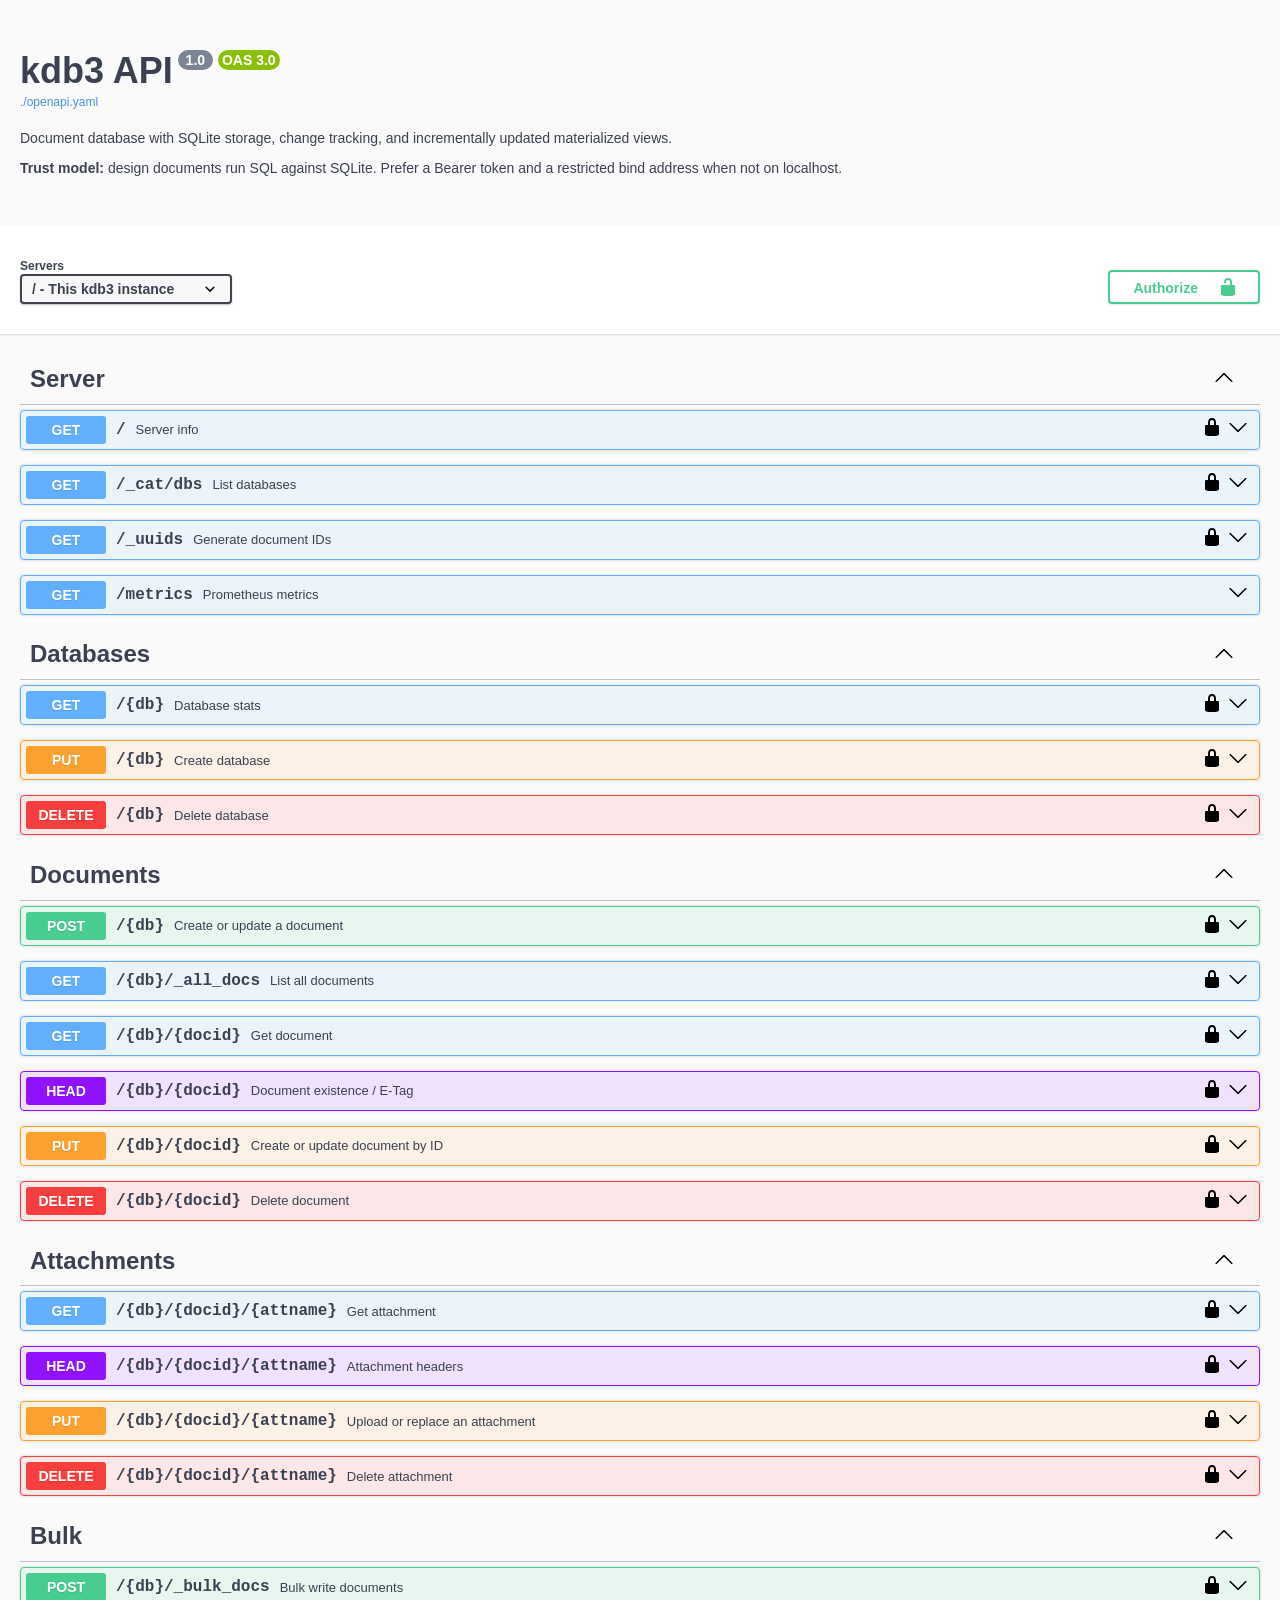
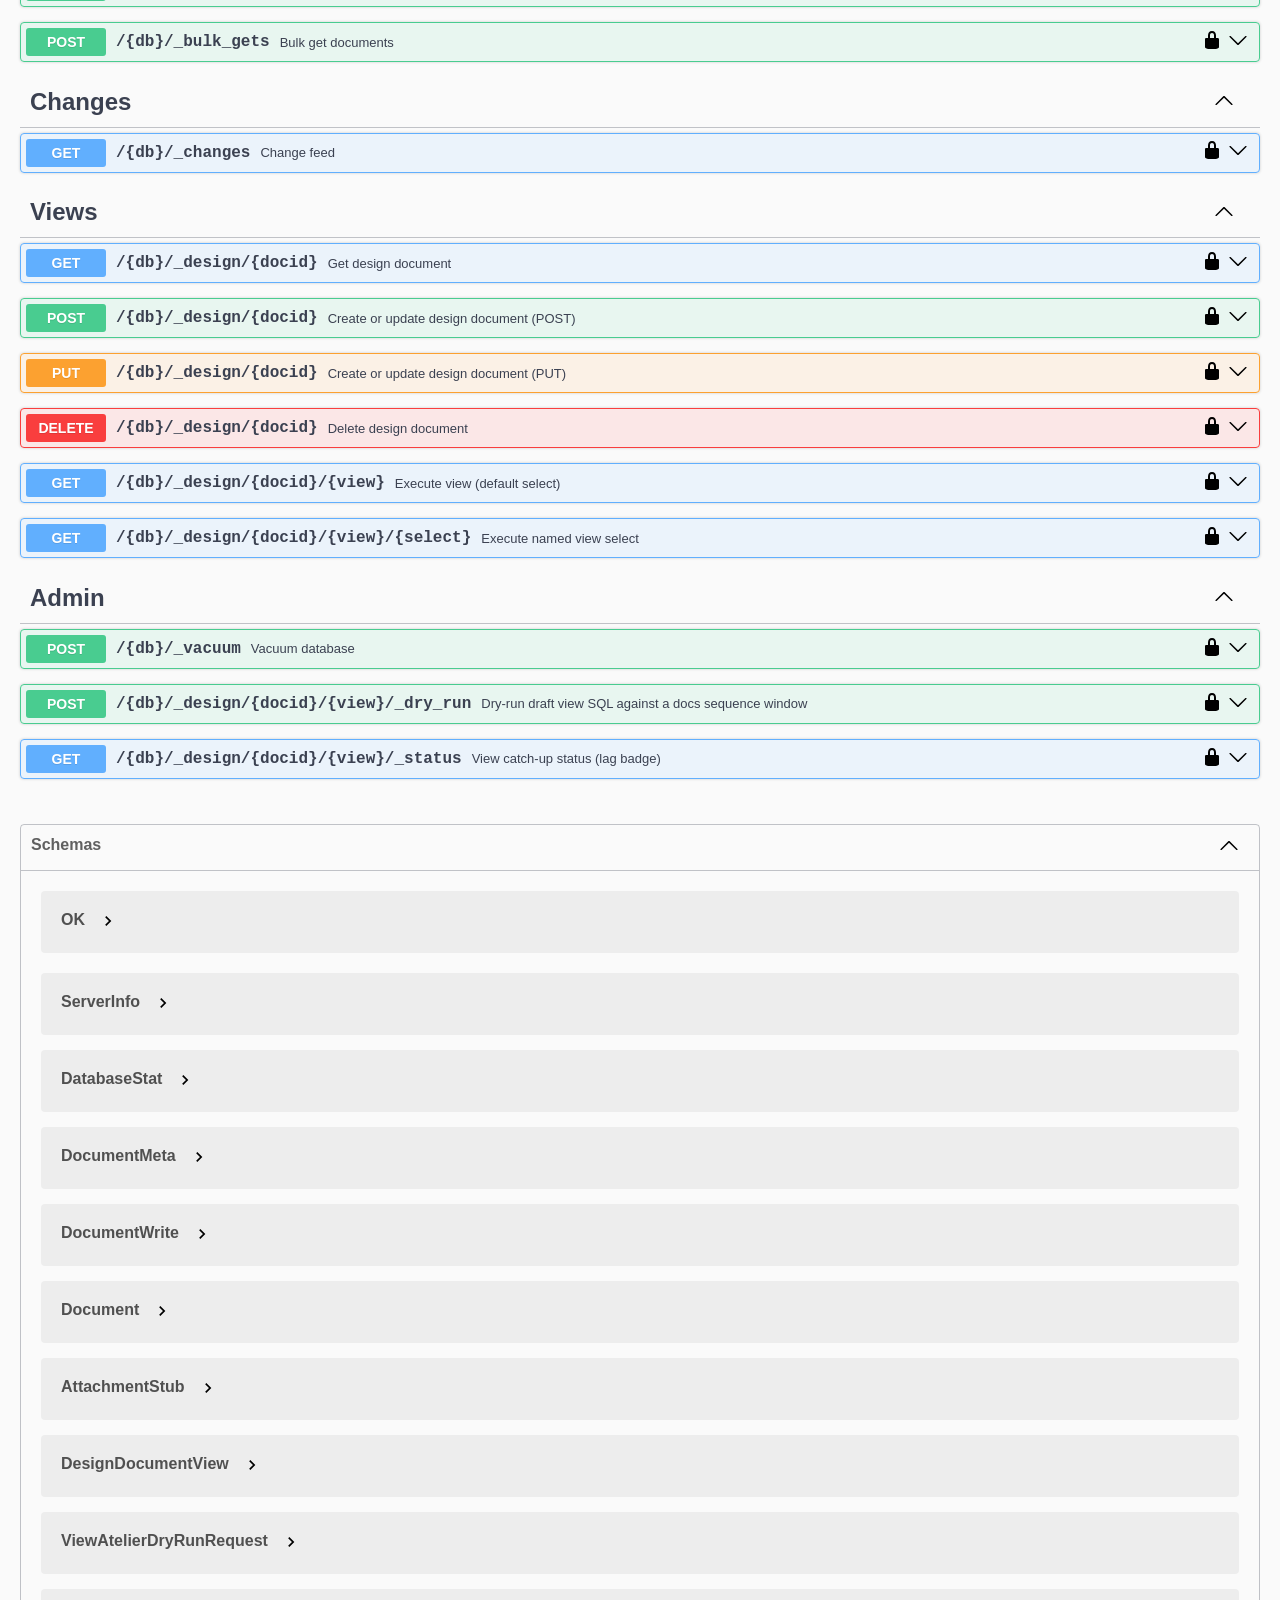
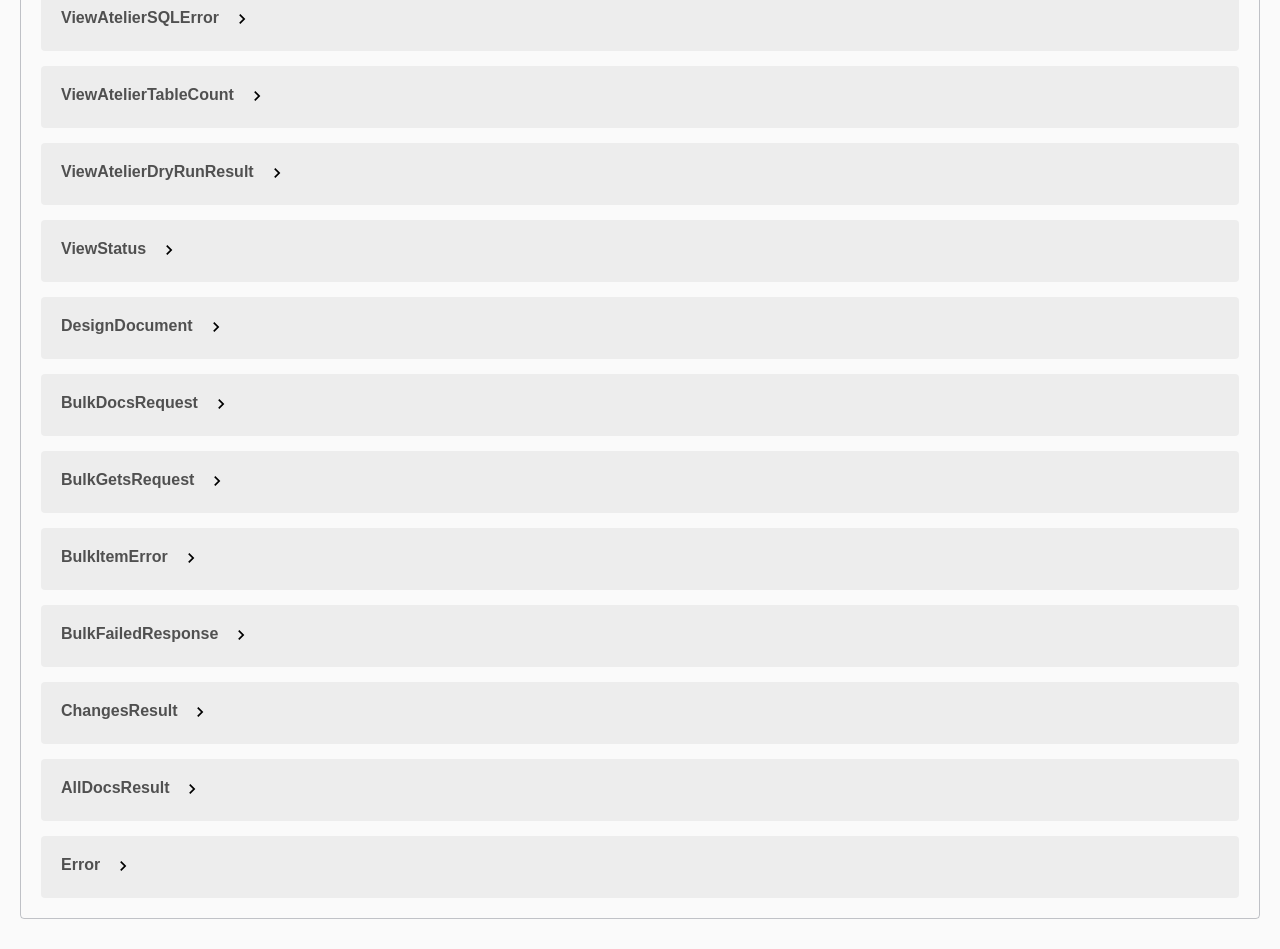
<file: share/openapi/index.html>
<!DOCTYPE html>
<html lang="en">
  <head>
    <meta charset="UTF-8" />
    <meta name="viewport" content="width=device-width, initial-scale=1.0" />
    <title>kdb3 API docs</title>
    <link rel="stylesheet" href="./swagger-ui/swagger-ui.css" />
    <style>
      html {
        box-sizing: border-box;
      }
      *,
      *::before,
      *::after {
        box-sizing: inherit;
      }
      body {
        margin: 0;
        background: #fafafa;
      }
      .topbar {
        display: none;
      }
    </style>
  </head>
  <body>
    <div id="swagger-ui"></div>
    <script src="./swagger-ui/swagger-ui-bundle.js"></script>
    <script src="./swagger-ui/swagger-ui-standalone-preset.js"></script>
    <script>
      window.onload = function () {
        window.ui = SwaggerUIBundle({
          url: "./openapi.yaml",
          dom_id: "#swagger-ui",
          deepLinking: true,
          presets: [SwaggerUIBundle.presets.apis, SwaggerUIStandalonePreset],
          plugins: [SwaggerUIBundle.plugins.DownloadUrl],
          layout: "StandaloneLayout",
          persistAuthorization: true,
          tryItOutEnabled: true,
        });
      };
    </script>
  </body>
</html>
</file>
<file: share/openapi/swagger-ui/swagger-ui.css>
.swagger-ui{color:#3b4151;container-name:swagger-ui;container-type:inline-size;/*! normalize.css v7.0.0 | MIT License | github.com/necolas/normalize.css */font-family:sans-serif}.swagger-ui html{line-height:1.15;-ms-text-size-adjust:100%;-webkit-text-size-adjust:100%}.swagger-ui body{margin:0}.swagger-ui article,.swagger-ui aside,.swagger-ui footer,.swagger-ui header,.swagger-ui nav,.swagger-ui section{display:block}.swagger-ui h1{font-size:2em;margin:.67em 0}.swagger-ui figcaption,.swagger-ui figure,.swagger-ui main{display:block}.swagger-ui figure{margin:1em 40px}.swagger-ui hr{box-sizing:content-box;height:0;overflow:visible}.swagger-ui pre{font-family:monospace,monospace;font-size:1em}.swagger-ui a{background-color:transparent;-webkit-text-decoration-skip:objects}.swagger-ui abbr[title]{border-bottom:none;text-decoration:underline;-webkit-text-decoration:underline dotted;text-decoration:underline dotted}.swagger-ui b,.swagger-ui strong{font-weight:inherit;font-weight:bolder}.swagger-ui code,.swagger-ui kbd,.swagger-ui samp{font-family:monospace,monospace;font-size:1em}.swagger-ui dfn{font-style:italic}.swagger-ui mark{background-color:#ff0;color:#000}.swagger-ui small{font-size:80%}.swagger-ui sub,.swagger-ui sup{font-size:75%;line-height:0;position:relative;vertical-align:baseline}.swagger-ui sub{bottom:-.25em}.swagger-ui sup{top:-.5em}.swagger-ui audio,.swagger-ui video{display:inline-block}.swagger-ui audio:not([controls]){display:none;height:0}.swagger-ui img{border-style:none}.swagger-ui svg:not(:root){overflow:hidden}.swagger-ui button,.swagger-ui input,.swagger-ui optgroup,.swagger-ui select,.swagger-ui textarea{font-family:sans-serif;font-size:100%;line-height:1.15;margin:0}.swagger-ui button,.swagger-ui input{overflow:visible}.swagger-ui button,.swagger-ui select{text-transform:none}.swagger-ui [type=reset],.swagger-ui [type=submit],.swagger-ui button,.swagger-ui html [type=button]{-webkit-appearance:button}.swagger-ui [type=button]::-moz-focus-inner,.swagger-ui [type=reset]::-moz-focus-inner,.swagger-ui [type=submit]::-moz-focus-inner,.swagger-ui button::-moz-focus-inner{border-style:none;padding:0}.swagger-ui [type=button]:-moz-focusring,.swagger-ui [type=reset]:-moz-focusring,.swagger-ui [type=submit]:-moz-focusring,.swagger-ui button:-moz-focusring{outline:1px dotted ButtonText}.swagger-ui fieldset{padding:.35em .75em .625em}.swagger-ui legend{box-sizing:border-box;color:inherit;display:table;max-width:100%;padding:0;white-space:normal}.swagger-ui progress{display:inline-block;vertical-align:baseline}.swagger-ui textarea{overflow:auto}.swagger-ui [type=checkbox],.swagger-ui [type=radio]{box-sizing:border-box;padding:0}.swagger-ui [type=number]::-webkit-inner-spin-button,.swagger-ui [type=number]::-webkit-outer-spin-button{height:auto}.swagger-ui [type=search]{-webkit-appearance:textfield;outline-offset:-2px}.swagger-ui [type=search]::-webkit-search-cancel-button,.swagger-ui [type=search]::-webkit-search-decoration{-webkit-appearance:none}.swagger-ui ::-webkit-file-upload-button{-webkit-appearance:button;font:inherit}.swagger-ui details,.swagger-ui menu{display:block}.swagger-ui summary{display:list-item}.swagger-ui canvas{display:inline-block}.swagger-ui [hidden],.swagger-ui template{display:none}.swagger-ui .debug *{outline:1px solid gold}.swagger-ui .debug-white *{outline:1px solid #fff}.swagger-ui .debug-black *{outline:1px solid #000}.swagger-ui .debug-grid{background:transparent url([data-uri]) repeat 0 0}.swagger-ui .debug-grid-16{background:transparent url([data-uri]) repeat 0 0}.swagger-ui .debug-grid-8-solid{background:#fff url([data-uri]) repeat 0 0}.swagger-ui .debug-grid-16-solid{background:#fff url([data-uri]) repeat 0 0}.swagger-ui .border-box,.swagger-ui a,.swagger-ui article,.swagger-ui body,.swagger-ui code,.swagger-ui dd,.swagger-ui div,.swagger-ui dl,.swagger-ui dt,.swagger-ui fieldset,.swagger-ui footer,.swagger-ui form,.swagger-ui h1,.swagger-ui h2,.swagger-ui h3,.swagger-ui h4,.swagger-ui h5,.swagger-ui h6,.swagger-ui header,.swagger-ui html,.swagger-ui input[type=email],.swagger-ui input[type=number],.swagger-ui input[type=password],.swagger-ui input[type=tel],.swagger-ui input[type=text],.swagger-ui input[type=url],.swagger-ui legend,.swagger-ui li,.swagger-ui main,.swagger-ui ol,.swagger-ui p,.swagger-ui pre,.swagger-ui section,.swagger-ui table,.swagger-ui td,.swagger-ui textarea,.swagger-ui th,.swagger-ui tr,.swagger-ui ul{box-sizing:border-box}.swagger-ui .aspect-ratio{height:0;position:relative}.swagger-ui .aspect-ratio--16x9{padding-bottom:56.25%}.swagger-ui .aspect-ratio--9x16{padding-bottom:177.77%}.swagger-ui .aspect-ratio--4x3{padding-bottom:75%}.swagger-ui .aspect-ratio--3x4{padding-bottom:133.33%}.swagger-ui .aspect-ratio--6x4{padding-bottom:66.6%}.swagger-ui .aspect-ratio--4x6{padding-bottom:150%}.swagger-ui .aspect-ratio--8x5{padding-bottom:62.5%}.swagger-ui .aspect-ratio--5x8{padding-bottom:160%}.swagger-ui .aspect-ratio--7x5{padding-bottom:71.42%}.swagger-ui .aspect-ratio--5x7{padding-bottom:140%}.swagger-ui .aspect-ratio--1x1{padding-bottom:100%}.swagger-ui .aspect-ratio--object{bottom:0;height:100%;left:0;position:absolute;right:0;top:0;width:100%;z-index:100}@media screen and (min-width:30em){.swagger-ui .aspect-ratio-ns{height:0;position:relative}.swagger-ui .aspect-ratio--16x9-ns{padding-bottom:56.25%}.swagger-ui .aspect-ratio--9x16-ns{padding-bottom:177.77%}.swagger-ui .aspect-ratio--4x3-ns{padding-bottom:75%}.swagger-ui .aspect-ratio--3x4-ns{padding-bottom:133.33%}.swagger-ui .aspect-ratio--6x4-ns{padding-bottom:66.6%}.swagger-ui .aspect-ratio--4x6-ns{padding-bottom:150%}.swagger-ui .aspect-ratio--8x5-ns{padding-bottom:62.5%}.swagger-ui .aspect-ratio--5x8-ns{padding-bottom:160%}.swagger-ui .aspect-ratio--7x5-ns{padding-bottom:71.42%}.swagger-ui .aspect-ratio--5x7-ns{padding-bottom:140%}.swagger-ui .aspect-ratio--1x1-ns{padding-bottom:100%}.swagger-ui .aspect-ratio--object-ns{bottom:0;height:100%;left:0;position:absolute;right:0;top:0;width:100%;z-index:100}}@media screen and (min-width:30em)and (max-width:60em){.swagger-ui .aspect-ratio-m{height:0;position:relative}.swagger-ui .aspect-ratio--16x9-m{padding-bottom:56.25%}.swagger-ui .aspect-ratio--9x16-m{padding-bottom:177.77%}.swagger-ui .aspect-ratio--4x3-m{padding-bottom:75%}.swagger-ui .aspect-ratio--3x4-m{padding-bottom:133.33%}.swagger-ui .aspect-ratio--6x4-m{padding-bottom:66.6%}.swagger-ui .aspect-ratio--4x6-m{padding-bottom:150%}.swagger-ui .aspect-ratio--8x5-m{padding-bottom:62.5%}.swagger-ui .aspect-ratio--5x8-m{padding-bottom:160%}.swagger-ui .aspect-ratio--7x5-m{padding-bottom:71.42%}.swagger-ui .aspect-ratio--5x7-m{padding-bottom:140%}.swagger-ui .aspect-ratio--1x1-m{padding-bottom:100%}.swagger-ui .aspect-ratio--object-m{bottom:0;height:100%;left:0;position:absolute;right:0;top:0;width:100%;z-index:100}}@media screen and (min-width:60em){.swagger-ui .aspect-ratio-l{height:0;position:relative}.swagger-ui .aspect-ratio--16x9-l{padding-bottom:56.25%}.swagger-ui .aspect-ratio--9x16-l{padding-bottom:177.77%}.swagger-ui .aspect-ratio--4x3-l{padding-bottom:75%}.swagger-ui .aspect-ratio--3x4-l{padding-bottom:133.33%}.swagger-ui .aspect-ratio--6x4-l{padding-bottom:66.6%}.swagger-ui .aspect-ratio--4x6-l{padding-bottom:150%}.swagger-ui .aspect-ratio--8x5-l{padding-bottom:62.5%}.swagger-ui .aspect-ratio--5x8-l{padding-bottom:160%}.swagger-ui .aspect-ratio--7x5-l{padding-bottom:71.42%}.swagger-ui .aspect-ratio--5x7-l{padding-bottom:140%}.swagger-ui .aspect-ratio--1x1-l{padding-bottom:100%}.swagger-ui .aspect-ratio--object-l{bottom:0;height:100%;left:0;position:absolute;right:0;top:0;width:100%;z-index:100}}.swagger-ui img{max-width:100%}.swagger-ui .cover{background-size:cover!important}.swagger-ui .contain{background-size:contain!important}@media screen and (min-width:30em){.swagger-ui .cover-ns{background-size:cover!important}.swagger-ui .contain-ns{background-size:contain!important}}@media screen and (min-width:30em)and (max-width:60em){.swagger-ui .cover-m{background-size:cover!important}.swagger-ui .contain-m{background-size:contain!important}}@media screen and (min-width:60em){.swagger-ui .cover-l{background-size:cover!important}.swagger-ui .contain-l{background-size:contain!important}}.swagger-ui .bg-center{background-position:50%;background-repeat:no-repeat}.swagger-ui .bg-top{background-position:top;background-repeat:no-repeat}.swagger-ui .bg-right{background-position:100%;background-repeat:no-repeat}.swagger-ui .bg-bottom{background-position:bottom;background-repeat:no-repeat}.swagger-ui .bg-left{background-position:0;background-repeat:no-repeat}@media screen and (min-width:30em){.swagger-ui .bg-center-ns{background-position:50%;background-repeat:no-repeat}.swagger-ui .bg-top-ns{background-position:top;background-repeat:no-repeat}.swagger-ui .bg-right-ns{background-position:100%;background-repeat:no-repeat}.swagger-ui .bg-bottom-ns{background-position:bottom;background-repeat:no-repeat}.swagger-ui .bg-left-ns{background-position:0;background-repeat:no-repeat}}@media screen and (min-width:30em)and (max-width:60em){.swagger-ui .bg-center-m{background-position:50%;background-repeat:no-repeat}.swagger-ui .bg-top-m{background-position:top;background-repeat:no-repeat}.swagger-ui .bg-right-m{background-position:100%;background-repeat:no-repeat}.swagger-ui .bg-bottom-m{background-position:bottom;background-repeat:no-repeat}.swagger-ui .bg-left-m{background-position:0;background-repeat:no-repeat}}@media screen and (min-width:60em){.swagger-ui .bg-center-l{background-position:50%;background-repeat:no-repeat}.swagger-ui .bg-top-l{background-position:top;background-repeat:no-repeat}.swagger-ui .bg-right-l{background-position:100%;background-repeat:no-repeat}.swagger-ui .bg-bottom-l{background-position:bottom;background-repeat:no-repeat}.swagger-ui .bg-left-l{background-position:0;background-repeat:no-repeat}}.swagger-ui .outline{outline:1px solid}.swagger-ui .outline-transparent{outline:1px solid transparent}.swagger-ui .outline-0{outline:0}@media screen and (min-width:30em){.swagger-ui .outline-ns{outline:1px solid}.swagger-ui .outline-transparent-ns{outline:1px solid transparent}.swagger-ui .outline-0-ns{outline:0}}@media screen and (min-width:30em)and (max-width:60em){.swagger-ui .outline-m{outline:1px solid}.swagger-ui .outline-transparent-m{outline:1px solid transparent}.swagger-ui .outline-0-m{outline:0}}@media screen and (min-width:60em){.swagger-ui .outline-l{outline:1px solid}.swagger-ui .outline-transparent-l{outline:1px solid transparent}.swagger-ui .outline-0-l{outline:0}}.swagger-ui .ba{border-style:solid;border-width:1px}.swagger-ui .bt{border-top-style:solid;border-top-width:1px}.swagger-ui .br{border-right-style:solid;border-right-width:1px}.swagger-ui .bb{border-bottom-style:solid;border-bottom-width:1px}.swagger-ui .bl{border-left-style:solid;border-left-width:1px}.swagger-ui .bn{border-style:none;border-width:0}@media screen and (min-width:30em){.swagger-ui .ba-ns{border-style:solid;border-width:1px}.swagger-ui .bt-ns{border-top-style:solid;border-top-width:1px}.swagger-ui .br-ns{border-right-style:solid;border-right-width:1px}.swagger-ui .bb-ns{border-bottom-style:solid;border-bottom-width:1px}.swagger-ui .bl-ns{border-left-style:solid;border-left-width:1px}.swagger-ui .bn-ns{border-style:none;border-width:0}}@media screen and (min-width:30em)and (max-width:60em){.swagger-ui .ba-m{border-style:solid;border-width:1px}.swagger-ui .bt-m{border-top-style:solid;border-top-width:1px}.swagger-ui .br-m{border-right-style:solid;border-right-width:1px}.swagger-ui .bb-m{border-bottom-style:solid;border-bottom-width:1px}.swagger-ui .bl-m{border-left-style:solid;border-left-width:1px}.swagger-ui .bn-m{border-style:none;border-width:0}}@media screen and (min-width:60em){.swagger-ui .ba-l{border-style:solid;border-width:1px}.swagger-ui .bt-l{border-top-style:solid;border-top-width:1px}.swagger-ui .br-l{border-right-style:solid;border-right-width:1px}.swagger-ui .bb-l{border-bottom-style:solid;border-bottom-width:1px}.swagger-ui .bl-l{border-left-style:solid;border-left-width:1px}.swagger-ui .bn-l{border-style:none;border-width:0}}.swagger-ui .b--black{border-color:#000}.swagger-ui .b--near-black{border-color:#111}.swagger-ui .b--dark-gray{border-color:#333}.swagger-ui .b--mid-gray{border-color:#555}.swagger-ui .b--gray{border-color:#777}.swagger-ui .b--silver{border-color:#999}.swagger-ui .b--light-silver{border-color:#aaa}.swagger-ui .b--moon-gray{border-color:#ccc}.swagger-ui .b--light-gray{border-color:#eee}.swagger-ui .b--near-white{border-color:#f4f4f4}.swagger-ui .b--white{border-color:#fff}.swagger-ui .b--white-90{border-color:hsla(0,0%,100%,.9)}.swagger-ui .b--white-80{border-color:hsla(0,0%,100%,.8)}.swagger-ui .b--white-70{border-color:hsla(0,0%,100%,.7)}.swagger-ui .b--white-60{border-color:hsla(0,0%,100%,.6)}.swagger-ui .b--white-50{border-color:hsla(0,0%,100%,.5)}.swagger-ui .b--white-40{border-color:hsla(0,0%,100%,.4)}.swagger-ui .b--white-30{border-color:hsla(0,0%,100%,.3)}.swagger-ui .b--white-20{border-color:hsla(0,0%,100%,.2)}.swagger-ui .b--white-10{border-color:hsla(0,0%,100%,.1)}.swagger-ui .b--white-05{border-color:hsla(0,0%,100%,.05)}.swagger-ui .b--white-025{border-color:hsla(0,0%,100%,.025)}.swagger-ui .b--white-0125{border-color:hsla(0,0%,100%,.013)}.swagger-ui .b--black-90{border-color:rgba(0,0,0,.9)}.swagger-ui .b--black-80{border-color:rgba(0,0,0,.8)}.swagger-ui .b--black-70{border-color:rgba(0,0,0,.7)}.swagger-ui .b--black-60{border-color:rgba(0,0,0,.6)}.swagger-ui .b--black-50{border-color:rgba(0,0,0,.5)}.swagger-ui .b--black-40{border-color:rgba(0,0,0,.4)}.swagger-ui .b--black-30{border-color:rgba(0,0,0,.3)}.swagger-ui .b--black-20{border-color:rgba(0,0,0,.2)}.swagger-ui .b--black-10{border-color:rgba(0,0,0,.1)}.swagger-ui .b--black-05{border-color:rgba(0,0,0,.05)}.swagger-ui .b--black-025{border-color:rgba(0,0,0,.025)}.swagger-ui .b--black-0125{border-color:rgba(0,0,0,.013)}.swagger-ui .b--dark-red{border-color:#e7040f}.swagger-ui .b--red{border-color:#ff4136}.swagger-ui .b--light-red{border-color:#ff725c}.swagger-ui .b--orange{border-color:#ff6300}.swagger-ui .b--gold{border-color:#ffb700}.swagger-ui .b--yellow{border-color:gold}.swagger-ui .b--light-yellow{border-color:#fbf1a9}.swagger-ui .b--purple{border-color:#5e2ca5}.swagger-ui .b--light-purple{border-color:#a463f2}.swagger-ui .b--dark-pink{border-color:#d5008f}.swagger-ui .b--hot-pink{border-color:#ff41b4}.swagger-ui .b--pink{border-color:#ff80cc}.swagger-ui .b--light-pink{border-color:#ffa3d7}.swagger-ui .b--dark-green{border-color:#137752}.swagger-ui .b--green{border-color:#19a974}.swagger-ui .b--light-green{border-color:#9eebcf}.swagger-ui .b--navy{border-color:#001b44}.swagger-ui .b--dark-blue{border-color:#00449e}.swagger-ui .b--blue{border-color:#357edd}.swagger-ui .b--light-blue{border-color:#96ccff}.swagger-ui .b--lightest-blue{border-color:#cdecff}.swagger-ui .b--washed-blue{border-color:#f6fffe}.swagger-ui .b--washed-green{border-color:#e8fdf5}.swagger-ui .b--washed-yellow{border-color:#fffceb}.swagger-ui .b--washed-red{border-color:#ffdfdf}.swagger-ui .b--transparent{border-color:transparent}.swagger-ui .b--inherit{border-color:inherit}.swagger-ui .br0{border-radius:0}.swagger-ui .br1{border-radius:.125rem}.swagger-ui .br2{border-radius:.25rem}.swagger-ui .br3{border-radius:.5rem}.swagger-ui .br4{border-radius:1rem}.swagger-ui .br-100{border-radius:100%}.swagger-ui .br-pill{border-radius:9999px}.swagger-ui .br--bottom{border-top-left-radius:0;border-top-right-radius:0}.swagger-ui .br--top{border-bottom-left-radius:0;border-bottom-right-radius:0}.swagger-ui .br--right{border-bottom-left-radius:0;border-top-left-radius:0}.swagger-ui .br--left{border-bottom-right-radius:0;border-top-right-radius:0}@media screen and (min-width:30em){.swagger-ui .br0-ns{border-radius:0}.swagger-ui .br1-ns{border-radius:.125rem}.swagger-ui .br2-ns{border-radius:.25rem}.swagger-ui .br3-ns{border-radius:.5rem}.swagger-ui .br4-ns{border-radius:1rem}.swagger-ui .br-100-ns{border-radius:100%}.swagger-ui .br-pill-ns{border-radius:9999px}.swagger-ui .br--bottom-ns{border-top-left-radius:0;border-top-right-radius:0}.swagger-ui .br--top-ns{border-bottom-left-radius:0;border-bottom-right-radius:0}.swagger-ui .br--right-ns{border-bottom-left-radius:0;border-top-left-radius:0}.swagger-ui .br--left-ns{border-bottom-right-radius:0;border-top-right-radius:0}}@media screen and (min-width:30em)and (max-width:60em){.swagger-ui .br0-m{border-radius:0}.swagger-ui .br1-m{border-radius:.125rem}.swagger-ui .br2-m{border-radius:.25rem}.swagger-ui .br3-m{border-radius:.5rem}.swagger-ui .br4-m{border-radius:1rem}.swagger-ui .br-100-m{border-radius:100%}.swagger-ui .br-pill-m{border-radius:9999px}.swagger-ui .br--bottom-m{border-top-left-radius:0;border-top-right-radius:0}.swagger-ui .br--top-m{border-bottom-left-radius:0;border-bottom-right-radius:0}.swagger-ui .br--right-m{border-bottom-left-radius:0;border-top-left-radius:0}.swagger-ui .br--left-m{border-bottom-right-radius:0;border-top-right-radius:0}}@media screen and (min-width:60em){.swagger-ui .br0-l{border-radius:0}.swagger-ui .br1-l{border-radius:.125rem}.swagger-ui .br2-l{border-radius:.25rem}.swagger-ui .br3-l{border-radius:.5rem}.swagger-ui .br4-l{border-radius:1rem}.swagger-ui .br-100-l{border-radius:100%}.swagger-ui .br-pill-l{border-radius:9999px}.swagger-ui .br--bottom-l{border-top-left-radius:0;border-top-right-radius:0}.swagger-ui .br--top-l{border-bottom-left-radius:0;border-bottom-right-radius:0}.swagger-ui .br--right-l{border-bottom-left-radius:0;border-top-left-radius:0}.swagger-ui .br--left-l{border-bottom-right-radius:0;border-top-right-radius:0}}.swagger-ui .b--dotted{border-style:dotted}.swagger-ui .b--dashed{border-style:dashed}.swagger-ui .b--solid{border-style:solid}.swagger-ui .b--none{border-style:none}@media screen and (min-width:30em){.swagger-ui .b--dotted-ns{border-style:dotted}.swagger-ui .b--dashed-ns{border-style:dashed}.swagger-ui .b--solid-ns{border-style:solid}.swagger-ui .b--none-ns{border-style:none}}@media screen and (min-width:30em)and (max-width:60em){.swagger-ui .b--dotted-m{border-style:dotted}.swagger-ui .b--dashed-m{border-style:dashed}.swagger-ui .b--solid-m{border-style:solid}.swagger-ui .b--none-m{border-style:none}}@media screen and (min-width:60em){.swagger-ui .b--dotted-l{border-style:dotted}.swagger-ui .b--dashed-l{border-style:dashed}.swagger-ui .b--solid-l{border-style:solid}.swagger-ui .b--none-l{border-style:none}}.swagger-ui .bw0{border-width:0}.swagger-ui .bw1{border-width:.125rem}.swagger-ui .bw2{border-width:.25rem}.swagger-ui .bw3{border-width:.5rem}.swagger-ui .bw4{border-width:1rem}.swagger-ui .bw5{border-width:2rem}.swagger-ui .bt-0{border-top-width:0}.swagger-ui .br-0{border-right-width:0}.swagger-ui .bb-0{border-bottom-width:0}.swagger-ui .bl-0{border-left-width:0}@media screen and (min-width:30em){.swagger-ui .bw0-ns{border-width:0}.swagger-ui .bw1-ns{border-width:.125rem}.swagger-ui .bw2-ns{border-width:.25rem}.swagger-ui .bw3-ns{border-width:.5rem}.swagger-ui .bw4-ns{border-width:1rem}.swagger-ui .bw5-ns{border-width:2rem}.swagger-ui .bt-0-ns{border-top-width:0}.swagger-ui .br-0-ns{border-right-width:0}.swagger-ui .bb-0-ns{border-bottom-width:0}.swagger-ui .bl-0-ns{border-left-width:0}}@media screen and (min-width:30em)and (max-width:60em){.swagger-ui .bw0-m{border-width:0}.swagger-ui .bw1-m{border-width:.125rem}.swagger-ui .bw2-m{border-width:.25rem}.swagger-ui .bw3-m{border-width:.5rem}.swagger-ui .bw4-m{border-width:1rem}.swagger-ui .bw5-m{border-width:2rem}.swagger-ui .bt-0-m{border-top-width:0}.swagger-ui .br-0-m{border-right-width:0}.swagger-ui .bb-0-m{border-bottom-width:0}.swagger-ui .bl-0-m{border-left-width:0}}@media screen and (min-width:60em){.swagger-ui .bw0-l{border-width:0}.swagger-ui .bw1-l{border-width:.125rem}.swagger-ui .bw2-l{border-width:.25rem}.swagger-ui .bw3-l{border-width:.5rem}.swagger-ui .bw4-l{border-width:1rem}.swagger-ui .bw5-l{border-width:2rem}.swagger-ui .bt-0-l{border-top-width:0}.swagger-ui .br-0-l{border-right-width:0}.swagger-ui .bb-0-l{border-bottom-width:0}.swagger-ui .bl-0-l{border-left-width:0}}.swagger-ui .shadow-1{box-shadow:0 0 4px 2px rgba(0,0,0,.2)}.swagger-ui .shadow-2{box-shadow:0 0 8px 2px rgba(0,0,0,.2)}.swagger-ui .shadow-3{box-shadow:2px 2px 4px 2px rgba(0,0,0,.2)}.swagger-ui .shadow-4{box-shadow:2px 2px 8px 0 rgba(0,0,0,.2)}.swagger-ui .shadow-5{box-shadow:4px 4px 8px 0 rgba(0,0,0,.2)}@media screen and (min-width:30em){.swagger-ui .shadow-1-ns{box-shadow:0 0 4px 2px rgba(0,0,0,.2)}.swagger-ui .shadow-2-ns{box-shadow:0 0 8px 2px rgba(0,0,0,.2)}.swagger-ui .shadow-3-ns{box-shadow:2px 2px 4px 2px rgba(0,0,0,.2)}.swagger-ui .shadow-4-ns{box-shadow:2px 2px 8px 0 rgba(0,0,0,.2)}.swagger-ui .shadow-5-ns{box-shadow:4px 4px 8px 0 rgba(0,0,0,.2)}}@media screen and (min-width:30em)and (max-width:60em){.swagger-ui .shadow-1-m{box-shadow:0 0 4px 2px rgba(0,0,0,.2)}.swagger-ui .shadow-2-m{box-shadow:0 0 8px 2px rgba(0,0,0,.2)}.swagger-ui .shadow-3-m{box-shadow:2px 2px 4px 2px rgba(0,0,0,.2)}.swagger-ui .shadow-4-m{box-shadow:2px 2px 8px 0 rgba(0,0,0,.2)}.swagger-ui .shadow-5-m{box-shadow:4px 4px 8px 0 rgba(0,0,0,.2)}}@media screen and (min-width:60em){.swagger-ui .shadow-1-l{box-shadow:0 0 4px 2px rgba(0,0,0,.2)}.swagger-ui .shadow-2-l{box-shadow:0 0 8px 2px rgba(0,0,0,.2)}.swagger-ui .shadow-3-l{box-shadow:2px 2px 4px 2px rgba(0,0,0,.2)}.swagger-ui .shadow-4-l{box-shadow:2px 2px 8px 0 rgba(0,0,0,.2)}.swagger-ui .shadow-5-l{box-shadow:4px 4px 8px 0 rgba(0,0,0,.2)}}.swagger-ui .pre{overflow-x:auto;overflow-y:hidden;overflow:scroll}.swagger-ui .top-0{top:0}.swagger-ui .right-0{right:0}.swagger-ui .bottom-0{bottom:0}.swagger-ui .left-0{left:0}.swagger-ui .top-1{top:1rem}.swagger-ui .right-1{right:1rem}.swagger-ui .bottom-1{bottom:1rem}.swagger-ui .left-1{left:1rem}.swagger-ui .top-2{top:2rem}.swagger-ui .right-2{right:2rem}.swagger-ui .bottom-2{bottom:2rem}.swagger-ui .left-2{left:2rem}.swagger-ui .top--1{top:-1rem}.swagger-ui .right--1{right:-1rem}.swagger-ui .bottom--1{bottom:-1rem}.swagger-ui .left--1{left:-1rem}.swagger-ui .top--2{top:-2rem}.swagger-ui .right--2{right:-2rem}.swagger-ui .bottom--2{bottom:-2rem}.swagger-ui .left--2{left:-2rem}.swagger-ui .absolute--fill{bottom:0;left:0;right:0;top:0}@media screen and (min-width:30em){.swagger-ui .top-0-ns{top:0}.swagger-ui .left-0-ns{left:0}.swagger-ui .right-0-ns{right:0}.swagger-ui .bottom-0-ns{bottom:0}.swagger-ui .top-1-ns{top:1rem}.swagger-ui .left-1-ns{left:1rem}.swagger-ui .right-1-ns{right:1rem}.swagger-ui .bottom-1-ns{bottom:1rem}.swagger-ui .top-2-ns{top:2rem}.swagger-ui .left-2-ns{left:2rem}.swagger-ui .right-2-ns{right:2rem}.swagger-ui .bottom-2-ns{bottom:2rem}.swagger-ui .top--1-ns{top:-1rem}.swagger-ui .right--1-ns{right:-1rem}.swagger-ui .bottom--1-ns{bottom:-1rem}.swagger-ui .left--1-ns{left:-1rem}.swagger-ui .top--2-ns{top:-2rem}.swagger-ui .right--2-ns{right:-2rem}.swagger-ui .bottom--2-ns{bottom:-2rem}.swagger-ui .left--2-ns{left:-2rem}.swagger-ui .absolute--fill-ns{bottom:0;left:0;right:0;top:0}}@media screen and (min-width:30em)and (max-width:60em){.swagger-ui .top-0-m{top:0}.swagger-ui .left-0-m{left:0}.swagger-ui .right-0-m{right:0}.swagger-ui .bottom-0-m{bottom:0}.swagger-ui .top-1-m{top:1rem}.swagger-ui .left-1-m{left:1rem}.swagger-ui .right-1-m{right:1rem}.swagger-ui .bottom-1-m{bottom:1rem}.swagger-ui .top-2-m{top:2rem}.swagger-ui .left-2-m{left:2rem}.swagger-ui .right-2-m{right:2rem}.swagger-ui .bottom-2-m{bottom:2rem}.swagger-ui .top--1-m{top:-1rem}.swagger-ui .right--1-m{right:-1rem}.swagger-ui .bottom--1-m{bottom:-1rem}.swagger-ui .left--1-m{left:-1rem}.swagger-ui .top--2-m{top:-2rem}.swagger-ui .right--2-m{right:-2rem}.swagger-ui .bottom--2-m{bottom:-2rem}.swagger-ui .left--2-m{left:-2rem}.swagger-ui .absolute--fill-m{bottom:0;left:0;right:0;top:0}}@media screen and (min-width:60em){.swagger-ui .top-0-l{top:0}.swagger-ui .left-0-l{left:0}.swagger-ui .right-0-l{right:0}.swagger-ui .bottom-0-l{bottom:0}.swagger-ui .top-1-l{top:1rem}.swagger-ui .left-1-l{left:1rem}.swagger-ui .right-1-l{right:1rem}.swagger-ui .bottom-1-l{bottom:1rem}.swagger-ui .top-2-l{top:2rem}.swagger-ui .left-2-l{left:2rem}.swagger-ui .right-2-l{right:2rem}.swagger-ui .bottom-2-l{bottom:2rem}.swagger-ui .top--1-l{top:-1rem}.swagger-ui .right--1-l{right:-1rem}.swagger-ui .bottom--1-l{bottom:-1rem}.swagger-ui .left--1-l{left:-1rem}.swagger-ui .top--2-l{top:-2rem}.swagger-ui .right--2-l{right:-2rem}.swagger-ui .bottom--2-l{bottom:-2rem}.swagger-ui .left--2-l{left:-2rem}.swagger-ui .absolute--fill-l{bottom:0;left:0;right:0;top:0}}.swagger-ui .cf:after,.swagger-ui .cf:before{content:" ";display:table}.swagger-ui .cf:after{clear:both}.swagger-ui .cf{zoom:1}.swagger-ui .cl{clear:left}.swagger-ui .cr{clear:right}.swagger-ui .cb{clear:both}.swagger-ui .cn{clear:none}@media screen and (min-width:30em){.swagger-ui .cl-ns{clear:left}.swagger-ui .cr-ns{clear:right}.swagger-ui .cb-ns{clear:both}.swagger-ui .cn-ns{clear:none}}@media screen and (min-width:30em)and (max-width:60em){.swagger-ui .cl-m{clear:left}.swagger-ui .cr-m{clear:right}.swagger-ui .cb-m{clear:both}.swagger-ui .cn-m{clear:none}}@media screen and (min-width:60em){.swagger-ui .cl-l{clear:left}.swagger-ui .cr-l{clear:right}.swagger-ui .cb-l{clear:both}.swagger-ui .cn-l{clear:none}}.swagger-ui .flex{display:flex}.swagger-ui .inline-flex{display:inline-flex}.swagger-ui .flex-auto{flex:1 1 auto;min-height:0;min-width:0}.swagger-ui .flex-none{flex:none}.swagger-ui .flex-column{flex-direction:column}.swagger-ui .flex-row{flex-direction:row}.swagger-ui .flex-wrap{flex-wrap:wrap}.swagger-ui .flex-nowrap{flex-wrap:nowrap}.swagger-ui .flex-wrap-reverse{flex-wrap:wrap-reverse}.swagger-ui .flex-column-reverse{flex-direction:column-reverse}.swagger-ui .flex-row-reverse{flex-direction:row-reverse}.swagger-ui .items-start{align-items:flex-start}.swagger-ui .items-end{align-items:flex-end}.swagger-ui .items-center{align-items:center}.swagger-ui .items-baseline{align-items:baseline}.swagger-ui .items-stretch{align-items:stretch}.swagger-ui .self-start{align-self:flex-start}.swagger-ui .self-end{align-self:flex-end}.swagger-ui .self-center{align-self:center}.swagger-ui .self-baseline{align-self:baseline}.swagger-ui .self-stretch{align-self:stretch}.swagger-ui .justify-start{justify-content:flex-start}.swagger-ui .justify-end{justify-content:flex-end}.swagger-ui .justify-center{justify-content:center}.swagger-ui .justify-between{justify-content:space-between}.swagger-ui .justify-around{justify-content:space-around}.swagger-ui .content-start{align-content:flex-start}.swagger-ui .content-end{align-content:flex-end}.swagger-ui .content-center{align-content:center}.swagger-ui .content-between{align-content:space-between}.swagger-ui .content-around{align-content:space-around}.swagger-ui .content-stretch{align-content:stretch}.swagger-ui .order-0{order:0}.swagger-ui .order-1{order:1}.swagger-ui .order-2{order:2}.swagger-ui .order-3{order:3}.swagger-ui .order-4{order:4}.swagger-ui .order-5{order:5}.swagger-ui .order-6{order:6}.swagger-ui .order-7{order:7}.swagger-ui .order-8{order:8}.swagger-ui .order-last{order:99999}.swagger-ui .flex-grow-0{flex-grow:0}.swagger-ui .flex-grow-1{flex-grow:1}.swagger-ui .flex-shrink-0{flex-shrink:0}.swagger-ui .flex-shrink-1{flex-shrink:1}@media screen and (min-width:30em){.swagger-ui .flex-ns{display:flex}.swagger-ui .inline-flex-ns{display:inline-flex}.swagger-ui .flex-auto-ns{flex:1 1 auto;min-height:0;min-width:0}.swagger-ui .flex-none-ns{flex:none}.swagger-ui .flex-column-ns{flex-direction:column}.swagger-ui .flex-row-ns{flex-direction:row}.swagger-ui .flex-wrap-ns{flex-wrap:wrap}.swagger-ui .flex-nowrap-ns{flex-wrap:nowrap}.swagger-ui .flex-wrap-reverse-ns{flex-wrap:wrap-reverse}.swagger-ui .flex-column-reverse-ns{flex-direction:column-reverse}.swagger-ui .flex-row-reverse-ns{flex-direction:row-reverse}.swagger-ui .items-start-ns{align-items:flex-start}.swagger-ui .items-end-ns{align-items:flex-end}.swagger-ui .items-center-ns{align-items:center}.swagger-ui .items-baseline-ns{align-items:baseline}.swagger-ui .items-stretch-ns{align-items:stretch}.swagger-ui .self-start-ns{align-self:flex-start}.swagger-ui .self-end-ns{align-self:flex-end}.swagger-ui .self-center-ns{align-self:center}.swagger-ui .self-baseline-ns{align-self:baseline}.swagger-ui .self-stretch-ns{align-self:stretch}.swagger-ui .justify-start-ns{justify-content:flex-start}.swagger-ui .justify-end-ns{justify-content:flex-end}.swagger-ui .justify-center-ns{justify-content:center}.swagger-ui .justify-between-ns{justify-content:space-between}.swagger-ui .justify-around-ns{justify-content:space-around}.swagger-ui .content-start-ns{align-content:flex-start}.swagger-ui .content-end-ns{align-content:flex-end}.swagger-ui .content-center-ns{align-content:center}.swagger-ui .content-between-ns{align-content:space-between}.swagger-ui .content-around-ns{align-content:space-around}.swagger-ui .content-stretch-ns{align-content:stretch}.swagger-ui .order-0-ns{order:0}.swagger-ui .order-1-ns{order:1}.swagger-ui .order-2-ns{order:2}.swagger-ui .order-3-ns{order:3}.swagger-ui .order-4-ns{order:4}.swagger-ui .order-5-ns{order:5}.swagger-ui .order-6-ns{order:6}.swagger-ui .order-7-ns{order:7}.swagger-ui .order-8-ns{order:8}.swagger-ui .order-last-ns{order:99999}.swagger-ui .flex-grow-0-ns{flex-grow:0}.swagger-ui .flex-grow-1-ns{flex-grow:1}.swagger-ui .flex-shrink-0-ns{flex-shrink:0}.swagger-ui .flex-shrink-1-ns{flex-shrink:1}}@media screen and (min-width:30em)and (max-width:60em){.swagger-ui .flex-m{display:flex}.swagger-ui .inline-flex-m{display:inline-flex}.swagger-ui .flex-auto-m{flex:1 1 auto;min-height:0;min-width:0}.swagger-ui .flex-none-m{flex:none}.swagger-ui .flex-column-m{flex-direction:column}.swagger-ui .flex-row-m{flex-direction:row}.swagger-ui .flex-wrap-m{flex-wrap:wrap}.swagger-ui .flex-nowrap-m{flex-wrap:nowrap}.swagger-ui .flex-wrap-reverse-m{flex-wrap:wrap-reverse}.swagger-ui .flex-column-reverse-m{flex-direction:column-reverse}.swagger-ui .flex-row-reverse-m{flex-direction:row-reverse}.swagger-ui .items-start-m{align-items:flex-start}.swagger-ui .items-end-m{align-items:flex-end}.swagger-ui .items-center-m{align-items:center}.swagger-ui .items-baseline-m{align-items:baseline}.swagger-ui .items-stretch-m{align-items:stretch}.swagger-ui .self-start-m{align-self:flex-start}.swagger-ui .self-end-m{align-self:flex-end}.swagger-ui .self-center-m{align-self:center}.swagger-ui .self-baseline-m{align-self:baseline}.swagger-ui .self-stretch-m{align-self:stretch}.swagger-ui .justify-start-m{justify-content:flex-start}.swagger-ui .justify-end-m{justify-content:flex-end}.swagger-ui .justify-center-m{justify-content:center}.swagger-ui .justify-between-m{justify-content:space-between}.swagger-ui .justify-around-m{justify-content:space-around}.swagger-ui .content-start-m{align-content:flex-start}.swagger-ui .content-end-m{align-content:flex-end}.swagger-ui .content-center-m{align-content:center}.swagger-ui .content-between-m{align-content:space-between}.swagger-ui .content-around-m{align-content:space-around}.swagger-ui .content-stretch-m{align-content:stretch}.swagger-ui .order-0-m{order:0}.swagger-ui .order-1-m{order:1}.swagger-ui .order-2-m{order:2}.swagger-ui .order-3-m{order:3}.swagger-ui .order-4-m{order:4}.swagger-ui .order-5-m{order:5}.swagger-ui .order-6-m{order:6}.swagger-ui .order-7-m{order:7}.swagger-ui .order-8-m{order:8}.swagger-ui .order-last-m{order:99999}.swagger-ui .flex-grow-0-m{flex-grow:0}.swagger-ui .flex-grow-1-m{flex-grow:1}.swagger-ui .flex-shrink-0-m{flex-shrink:0}.swagger-ui .flex-shrink-1-m{flex-shrink:1}}@media screen and (min-width:60em){.swagger-ui .flex-l{display:flex}.swagger-ui .inline-flex-l{display:inline-flex}.swagger-ui .flex-auto-l{flex:1 1 auto;min-height:0;min-width:0}.swagger-ui .flex-none-l{flex:none}.swagger-ui .flex-column-l{flex-direction:column}.swagger-ui .flex-row-l{flex-direction:row}.swagger-ui .flex-wrap-l{flex-wrap:wrap}.swagger-ui .flex-nowrap-l{flex-wrap:nowrap}.swagger-ui .flex-wrap-reverse-l{flex-wrap:wrap-reverse}.swagger-ui .flex-column-reverse-l{flex-direction:column-reverse}.swagger-ui .flex-row-reverse-l{flex-direction:row-reverse}.swagger-ui .items-start-l{align-items:flex-start}.swagger-ui .items-end-l{align-items:flex-end}.swagger-ui .items-center-l{align-items:center}.swagger-ui .items-baseline-l{align-items:baseline}.swagger-ui .items-stretch-l{align-items:stretch}.swagger-ui .self-start-l{align-self:flex-start}.swagger-ui .self-end-l{align-self:flex-end}.swagger-ui .self-center-l{align-self:center}.swagger-ui .self-baseline-l{align-self:baseline}.swagger-ui .self-stretch-l{align-self:stretch}.swagger-ui .justify-start-l{justify-content:flex-start}.swagger-ui .justify-end-l{justify-content:flex-end}.swagger-ui .justify-center-l{justify-content:center}.swagger-ui .justify-between-l{justify-content:space-between}.swagger-ui .justify-around-l{justify-content:space-around}.swagger-ui .content-start-l{align-content:flex-start}.swagger-ui .content-end-l{align-content:flex-end}.swagger-ui .content-center-l{align-content:center}.swagger-ui .content-between-l{align-content:space-between}.swagger-ui .content-around-l{align-content:space-around}.swagger-ui .content-stretch-l{align-content:stretch}.swagger-ui .order-0-l{order:0}.swagger-ui .order-1-l{order:1}.swagger-ui .order-2-l{order:2}.swagger-ui .order-3-l{order:3}.swagger-ui .order-4-l{order:4}.swagger-ui .order-5-l{order:5}.swagger-ui .order-6-l{order:6}.swagger-ui .order-7-l{order:7}.swagger-ui .order-8-l{order:8}.swagger-ui .order-last-l{order:99999}.swagger-ui .flex-grow-0-l{flex-grow:0}.swagger-ui .flex-grow-1-l{flex-grow:1}.swagger-ui .flex-shrink-0-l{flex-shrink:0}.swagger-ui .flex-shrink-1-l{flex-shrink:1}}.swagger-ui .dn{display:none}.swagger-ui .di{display:inline}.swagger-ui .db{display:block}.swagger-ui .dib{display:inline-block}.swagger-ui .dit{display:inline-table}.swagger-ui .dt{display:table}.swagger-ui .dtc{display:table-cell}.swagger-ui .dt-row{display:table-row}.swagger-ui .dt-row-group{display:table-row-group}.swagger-ui .dt-column{display:table-column}.swagger-ui .dt-column-group{display:table-column-group}.swagger-ui .dt--fixed{table-layout:fixed;width:100%}@media screen and (min-width:30em){.swagger-ui .dn-ns{display:none}.swagger-ui .di-ns{display:inline}.swagger-ui .db-ns{display:block}.swagger-ui .dib-ns{display:inline-block}.swagger-ui .dit-ns{display:inline-table}.swagger-ui .dt-ns{display:table}.swagger-ui .dtc-ns{display:table-cell}.swagger-ui .dt-row-ns{display:table-row}.swagger-ui .dt-row-group-ns{display:table-row-group}.swagger-ui .dt-column-ns{display:table-column}.swagger-ui .dt-column-group-ns{display:table-column-group}.swagger-ui .dt--fixed-ns{table-layout:fixed;width:100%}}@media screen and (min-width:30em)and (max-width:60em){.swagger-ui .dn-m{display:none}.swagger-ui .di-m{display:inline}.swagger-ui .db-m{display:block}.swagger-ui .dib-m{display:inline-block}.swagger-ui .dit-m{display:inline-table}.swagger-ui .dt-m{display:table}.swagger-ui .dtc-m{display:table-cell}.swagger-ui .dt-row-m{display:table-row}.swagger-ui .dt-row-group-m{display:table-row-group}.swagger-ui .dt-column-m{display:table-column}.swagger-ui .dt-column-group-m{display:table-column-group}.swagger-ui .dt--fixed-m{table-layout:fixed;width:100%}}@media screen and (min-width:60em){.swagger-ui .dn-l{display:none}.swagger-ui .di-l{display:inline}.swagger-ui .db-l{display:block}.swagger-ui .dib-l{display:inline-block}.swagger-ui .dit-l{display:inline-table}.swagger-ui .dt-l{display:table}.swagger-ui .dtc-l{display:table-cell}.swagger-ui .dt-row-l{display:table-row}.swagger-ui .dt-row-group-l{display:table-row-group}.swagger-ui .dt-column-l{display:table-column}.swagger-ui .dt-column-group-l{display:table-column-group}.swagger-ui .dt--fixed-l{table-layout:fixed;width:100%}}.swagger-ui .fl{_display:inline;float:left}.swagger-ui .fr{_display:inline;float:right}.swagger-ui .fn{float:none}@media screen and (min-width:30em){.swagger-ui .fl-ns{_display:inline;float:left}.swagger-ui .fr-ns{_display:inline;float:right}.swagger-ui .fn-ns{float:none}}@media screen and (min-width:30em)and (max-width:60em){.swagger-ui .fl-m{_display:inline;float:left}.swagger-ui .fr-m{_display:inline;float:right}.swagger-ui .fn-m{float:none}}@media screen and (min-width:60em){.swagger-ui .fl-l{_display:inline;float:left}.swagger-ui .fr-l{_display:inline;float:right}.swagger-ui .fn-l{float:none}}.swagger-ui .sans-serif{font-family:-apple-system,BlinkMacSystemFont,avenir next,avenir,helvetica,helvetica neue,ubuntu,roboto,noto,segoe ui,arial,sans-serif}.swagger-ui .serif{font-family:georgia,serif}.swagger-ui .system-sans-serif{font-family:sans-serif}.swagger-ui .system-serif{font-family:serif}.swagger-ui .code,.swagger-ui code{font-family:Consolas,monaco,monospace}.swagger-ui .courier{font-family:Courier Next,courier,monospace}.swagger-ui .helvetica{font-family:helvetica neue,helvetica,sans-serif}.swagger-ui .avenir{font-family:avenir next,avenir,sans-serif}.swagger-ui .athelas{font-family:athelas,georgia,serif}.swagger-ui .georgia{font-family:georgia,serif}.swagger-ui .times{font-family:times,serif}.swagger-ui .bodoni{font-family:Bodoni MT,serif}.swagger-ui .calisto{font-family:Calisto MT,serif}.swagger-ui .garamond{font-family:garamond,serif}.swagger-ui .baskerville{font-family:baskerville,serif}.swagger-ui .i{font-style:italic}.swagger-ui .fs-normal{font-style:normal}@media screen and (min-width:30em){.swagger-ui .i-ns{font-style:italic}.swagger-ui .fs-normal-ns{font-style:normal}}@media screen and (min-width:30em)and (max-width:60em){.swagger-ui .i-m{font-style:italic}.swagger-ui .fs-normal-m{font-style:normal}}@media screen and (min-width:60em){.swagger-ui .i-l{font-style:italic}.swagger-ui .fs-normal-l{font-style:normal}}.swagger-ui .normal{font-weight:400}.swagger-ui .b{font-weight:700}.swagger-ui .fw1{font-weight:100}.swagger-ui .fw2{font-weight:200}.swagger-ui .fw3{font-weight:300}.swagger-ui .fw4{font-weight:400}.swagger-ui .fw5{font-weight:500}.swagger-ui .fw6{font-weight:600}.swagger-ui .fw7{font-weight:700}.swagger-ui .fw8{font-weight:800}.swagger-ui .fw9{font-weight:900}@media screen and (min-width:30em){.swagger-ui .normal-ns{font-weight:400}.swagger-ui .b-ns{font-weight:700}.swagger-ui .fw1-ns{font-weight:100}.swagger-ui .fw2-ns{font-weight:200}.swagger-ui .fw3-ns{font-weight:300}.swagger-ui .fw4-ns{font-weight:400}.swagger-ui .fw5-ns{font-weight:500}.swagger-ui .fw6-ns{font-weight:600}.swagger-ui .fw7-ns{font-weight:700}.swagger-ui .fw8-ns{font-weight:800}.swagger-ui .fw9-ns{font-weight:900}}@media screen and (min-width:30em)and (max-width:60em){.swagger-ui .normal-m{font-weight:400}.swagger-ui .b-m{font-weight:700}.swagger-ui .fw1-m{font-weight:100}.swagger-ui .fw2-m{font-weight:200}.swagger-ui .fw3-m{font-weight:300}.swagger-ui .fw4-m{font-weight:400}.swagger-ui .fw5-m{font-weight:500}.swagger-ui .fw6-m{font-weight:600}.swagger-ui .fw7-m{font-weight:700}.swagger-ui .fw8-m{font-weight:800}.swagger-ui .fw9-m{font-weight:900}}@media screen and (min-width:60em){.swagger-ui .normal-l{font-weight:400}.swagger-ui .b-l{font-weight:700}.swagger-ui .fw1-l{font-weight:100}.swagger-ui .fw2-l{font-weight:200}.swagger-ui .fw3-l{font-weight:300}.swagger-ui .fw4-l{font-weight:400}.swagger-ui .fw5-l{font-weight:500}.swagger-ui .fw6-l{font-weight:600}.swagger-ui .fw7-l{font-weight:700}.swagger-ui .fw8-l{font-weight:800}.swagger-ui .fw9-l{font-weight:900}}.swagger-ui .input-reset{-webkit-appearance:none;-moz-appearance:none}.swagger-ui .button-reset::-moz-focus-inner,.swagger-ui .input-reset::-moz-focus-inner{border:0;padding:0}.swagger-ui .h1{height:1rem}.swagger-ui .h2{height:2rem}.swagger-ui .h3{height:4rem}.swagger-ui .h4{height:8rem}.swagger-ui .h5{height:16rem}.swagger-ui .h-25{height:25%}.swagger-ui .h-50{height:50%}.swagger-ui .h-75{height:75%}.swagger-ui .h-100{height:100%}.swagger-ui .min-h-100{min-height:100%}.swagger-ui .vh-25{height:25vh}.swagger-ui .vh-50{height:50vh}.swagger-ui .vh-75{height:75vh}.swagger-ui .vh-100{height:100vh}.swagger-ui .min-vh-100{min-height:100vh}.swagger-ui .h-auto{height:auto}.swagger-ui .h-inherit{height:inherit}@media screen and (min-width:30em){.swagger-ui .h1-ns{height:1rem}.swagger-ui .h2-ns{height:2rem}.swagger-ui .h3-ns{height:4rem}.swagger-ui .h4-ns{height:8rem}.swagger-ui .h5-ns{height:16rem}.swagger-ui .h-25-ns{height:25%}.swagger-ui .h-50-ns{height:50%}.swagger-ui .h-75-ns{height:75%}.swagger-ui .h-100-ns{height:100%}.swagger-ui .min-h-100-ns{min-height:100%}.swagger-ui .vh-25-ns{height:25vh}.swagger-ui .vh-50-ns{height:50vh}.swagger-ui .vh-75-ns{height:75vh}.swagger-ui .vh-100-ns{height:100vh}.swagger-ui .min-vh-100-ns{min-height:100vh}.swagger-ui .h-auto-ns{height:auto}.swagger-ui .h-inherit-ns{height:inherit}}@media screen and (min-width:30em)and (max-width:60em){.swagger-ui .h1-m{height:1rem}.swagger-ui .h2-m{height:2rem}.swagger-ui .h3-m{height:4rem}.swagger-ui .h4-m{height:8rem}.swagger-ui .h5-m{height:16rem}.swagger-ui .h-25-m{height:25%}.swagger-ui .h-50-m{height:50%}.swagger-ui .h-75-m{height:75%}.swagger-ui .h-100-m{height:100%}.swagger-ui .min-h-100-m{min-height:100%}.swagger-ui .vh-25-m{height:25vh}.swagger-ui .vh-50-m{height:50vh}.swagger-ui .vh-75-m{height:75vh}.swagger-ui .vh-100-m{height:100vh}.swagger-ui .min-vh-100-m{min-height:100vh}.swagger-ui .h-auto-m{height:auto}.swagger-ui .h-inherit-m{height:inherit}}@media screen and (min-width:60em){.swagger-ui .h1-l{height:1rem}.swagger-ui .h2-l{height:2rem}.swagger-ui .h3-l{height:4rem}.swagger-ui .h4-l{height:8rem}.swagger-ui .h5-l{height:16rem}.swagger-ui .h-25-l{height:25%}.swagger-ui .h-50-l{height:50%}.swagger-ui .h-75-l{height:75%}.swagger-ui .h-100-l{height:100%}.swagger-ui .min-h-100-l{min-height:100%}.swagger-ui .vh-25-l{height:25vh}.swagger-ui .vh-50-l{height:50vh}.swagger-ui .vh-75-l{height:75vh}.swagger-ui .vh-100-l{height:100vh}.swagger-ui .min-vh-100-l{min-height:100vh}.swagger-ui .h-auto-l{height:auto}.swagger-ui .h-inherit-l{height:inherit}}.swagger-ui .tracked{letter-spacing:.1em}.swagger-ui .tracked-tight{letter-spacing:-.05em}.swagger-ui .tracked-mega{letter-spacing:.25em}@media screen and (min-width:30em){.swagger-ui .tracked-ns{letter-spacing:.1em}.swagger-ui .tracked-tight-ns{letter-spacing:-.05em}.swagger-ui .tracked-mega-ns{letter-spacing:.25em}}@media screen and (min-width:30em)and (max-width:60em){.swagger-ui .tracked-m{letter-spacing:.1em}.swagger-ui .tracked-tight-m{letter-spacing:-.05em}.swagger-ui .tracked-mega-m{letter-spacing:.25em}}@media screen and (min-width:60em){.swagger-ui .tracked-l{letter-spacing:.1em}.swagger-ui .tracked-tight-l{letter-spacing:-.05em}.swagger-ui .tracked-mega-l{letter-spacing:.25em}}.swagger-ui .lh-solid{line-height:1}.swagger-ui .lh-title{line-height:1.25}.swagger-ui .lh-copy{line-height:1.5}@media screen and (min-width:30em){.swagger-ui .lh-solid-ns{line-height:1}.swagger-ui .lh-title-ns{line-height:1.25}.swagger-ui .lh-copy-ns{line-height:1.5}}@media screen and (min-width:30em)and (max-width:60em){.swagger-ui .lh-solid-m{line-height:1}.swagger-ui .lh-title-m{line-height:1.25}.swagger-ui .lh-copy-m{line-height:1.5}}@media screen and (min-width:60em){.swagger-ui .lh-solid-l{line-height:1}.swagger-ui .lh-title-l{line-height:1.25}.swagger-ui .lh-copy-l{line-height:1.5}}.swagger-ui .link{-webkit-text-decoration:none;text-decoration:none}.swagger-ui .link,.swagger-ui .link:active,.swagger-ui .link:focus,.swagger-ui .link:hover,.swagger-ui .link:link,.swagger-ui .link:visited{transition:color .15s ease-in}.swagger-ui .link:focus{outline:1px dotted currentColor}.swagger-ui .list{list-style-type:none}.swagger-ui .mw-100{max-width:100%}.swagger-ui .mw1{max-width:1rem}.swagger-ui .mw2{max-width:2rem}.swagger-ui .mw3{max-width:4rem}.swagger-ui .mw4{max-width:8rem}.swagger-ui .mw5{max-width:16rem}.swagger-ui .mw6{max-width:32rem}.swagger-ui .mw7{max-width:48rem}.swagger-ui .mw8{max-width:64rem}.swagger-ui .mw9{max-width:96rem}.swagger-ui .mw-none{max-width:none}@media screen and (min-width:30em){.swagger-ui .mw-100-ns{max-width:100%}.swagger-ui .mw1-ns{max-width:1rem}.swagger-ui .mw2-ns{max-width:2rem}.swagger-ui .mw3-ns{max-width:4rem}.swagger-ui .mw4-ns{max-width:8rem}.swagger-ui .mw5-ns{max-width:16rem}.swagger-ui .mw6-ns{max-width:32rem}.swagger-ui .mw7-ns{max-width:48rem}.swagger-ui .mw8-ns{max-width:64rem}.swagger-ui .mw9-ns{max-width:96rem}.swagger-ui .mw-none-ns{max-width:none}}@media screen and (min-width:30em)and (max-width:60em){.swagger-ui .mw-100-m{max-width:100%}.swagger-ui .mw1-m{max-width:1rem}.swagger-ui .mw2-m{max-width:2rem}.swagger-ui .mw3-m{max-width:4rem}.swagger-ui .mw4-m{max-width:8rem}.swagger-ui .mw5-m{max-width:16rem}.swagger-ui .mw6-m{max-width:32rem}.swagger-ui .mw7-m{max-width:48rem}.swagger-ui .mw8-m{max-width:64rem}.swagger-ui .mw9-m{max-width:96rem}.swagger-ui .mw-none-m{max-width:none}}@media screen and (min-width:60em){.swagger-ui .mw-100-l{max-width:100%}.swagger-ui .mw1-l{max-width:1rem}.swagger-ui .mw2-l{max-width:2rem}.swagger-ui .mw3-l{max-width:4rem}.swagger-ui .mw4-l{max-width:8rem}.swagger-ui .mw5-l{max-width:16rem}.swagger-ui .mw6-l{max-width:32rem}.swagger-ui .mw7-l{max-width:48rem}.swagger-ui .mw8-l{max-width:64rem}.swagger-ui .mw9-l{max-width:96rem}.swagger-ui .mw-none-l{max-width:none}}.swagger-ui .w1{width:1rem}.swagger-ui .w2{width:2rem}.swagger-ui .w3{width:4rem}.swagger-ui .w4{width:8rem}.swagger-ui .w5{width:16rem}.swagger-ui .w-10{width:10%}.swagger-ui .w-20{width:20%}.swagger-ui .w-25{width:25%}.swagger-ui .w-30{width:30%}.swagger-ui .w-33{width:33%}.swagger-ui .w-34{width:34%}.swagger-ui .w-40{width:40%}.swagger-ui .w-50{width:50%}.swagger-ui .w-60{width:60%}.swagger-ui .w-70{width:70%}.swagger-ui .w-75{width:75%}.swagger-ui .w-80{width:80%}.swagger-ui .w-90{width:90%}.swagger-ui .w-100{width:100%}.swagger-ui .w-third{width:33.3333333333%}.swagger-ui .w-two-thirds{width:66.6666666667%}.swagger-ui .w-auto{width:auto}@media screen and (min-width:30em){.swagger-ui .w1-ns{width:1rem}.swagger-ui .w2-ns{width:2rem}.swagger-ui .w3-ns{width:4rem}.swagger-ui .w4-ns{width:8rem}.swagger-ui .w5-ns{width:16rem}.swagger-ui .w-10-ns{width:10%}.swagger-ui .w-20-ns{width:20%}.swagger-ui .w-25-ns{width:25%}.swagger-ui .w-30-ns{width:30%}.swagger-ui .w-33-ns{width:33%}.swagger-ui .w-34-ns{width:34%}.swagger-ui .w-40-ns{width:40%}.swagger-ui .w-50-ns{width:50%}.swagger-ui .w-60-ns{width:60%}.swagger-ui .w-70-ns{width:70%}.swagger-ui .w-75-ns{width:75%}.swagger-ui .w-80-ns{width:80%}.swagger-ui .w-90-ns{width:90%}.swagger-ui .w-100-ns{width:100%}.swagger-ui .w-third-ns{width:33.3333333333%}.swagger-ui .w-two-thirds-ns{width:66.6666666667%}.swagger-ui .w-auto-ns{width:auto}}@media screen and (min-width:30em)and (max-width:60em){.swagger-ui .w1-m{width:1rem}.swagger-ui .w2-m{width:2rem}.swagger-ui .w3-m{width:4rem}.swagger-ui .w4-m{width:8rem}.swagger-ui .w5-m{width:16rem}.swagger-ui .w-10-m{width:10%}.swagger-ui .w-20-m{width:20%}.swagger-ui .w-25-m{width:25%}.swagger-ui .w-30-m{width:30%}.swagger-ui .w-33-m{width:33%}.swagger-ui .w-34-m{width:34%}.swagger-ui .w-40-m{width:40%}.swagger-ui .w-50-m{width:50%}.swagger-ui .w-60-m{width:60%}.swagger-ui .w-70-m{width:70%}.swagger-ui .w-75-m{width:75%}.swagger-ui .w-80-m{width:80%}.swagger-ui .w-90-m{width:90%}.swagger-ui .w-100-m{width:100%}.swagger-ui .w-third-m{width:33.3333333333%}.swagger-ui .w-two-thirds-m{width:66.6666666667%}.swagger-ui .w-auto-m{width:auto}}@media screen and (min-width:60em){.swagger-ui .w1-l{width:1rem}.swagger-ui .w2-l{width:2rem}.swagger-ui .w3-l{width:4rem}.swagger-ui .w4-l{width:8rem}.swagger-ui .w5-l{width:16rem}.swagger-ui .w-10-l{width:10%}.swagger-ui .w-20-l{width:20%}.swagger-ui .w-25-l{width:25%}.swagger-ui .w-30-l{width:30%}.swagger-ui .w-33-l{width:33%}.swagger-ui .w-34-l{width:34%}.swagger-ui .w-40-l{width:40%}.swagger-ui .w-50-l{width:50%}.swagger-ui .w-60-l{width:60%}.swagger-ui .w-70-l{width:70%}.swagger-ui .w-75-l{width:75%}.swagger-ui .w-80-l{width:80%}.swagger-ui .w-90-l{width:90%}.swagger-ui .w-100-l{width:100%}.swagger-ui .w-third-l{width:33.3333333333%}.swagger-ui .w-two-thirds-l{width:66.6666666667%}.swagger-ui .w-auto-l{width:auto}}.swagger-ui .overflow-visible{overflow:visible}.swagger-ui .overflow-hidden{overflow:hidden}.swagger-ui .overflow-scroll{overflow:scroll}.swagger-ui .overflow-auto{overflow:auto}.swagger-ui .overflow-x-visible{overflow-x:visible}.swagger-ui .overflow-x-hidden{overflow-x:hidden}.swagger-ui .overflow-x-scroll{overflow-x:scroll}.swagger-ui .overflow-x-auto{overflow-x:auto}.swagger-ui .overflow-y-visible{overflow-y:visible}.swagger-ui .overflow-y-hidden{overflow-y:hidden}.swagger-ui .overflow-y-scroll{overflow-y:scroll}.swagger-ui .overflow-y-auto{overflow-y:auto}@media screen and (min-width:30em){.swagger-ui .overflow-visible-ns{overflow:visible}.swagger-ui .overflow-hidden-ns{overflow:hidden}.swagger-ui .overflow-scroll-ns{overflow:scroll}.swagger-ui .overflow-auto-ns{overflow:auto}.swagger-ui .overflow-x-visible-ns{overflow-x:visible}.swagger-ui .overflow-x-hidden-ns{overflow-x:hidden}.swagger-ui .overflow-x-scroll-ns{overflow-x:scroll}.swagger-ui .overflow-x-auto-ns{overflow-x:auto}.swagger-ui .overflow-y-visible-ns{overflow-y:visible}.swagger-ui .overflow-y-hidden-ns{overflow-y:hidden}.swagger-ui .overflow-y-scroll-ns{overflow-y:scroll}.swagger-ui .overflow-y-auto-ns{overflow-y:auto}}@media screen and (min-width:30em)and (max-width:60em){.swagger-ui .overflow-visible-m{overflow:visible}.swagger-ui .overflow-hidden-m{overflow:hidden}.swagger-ui .overflow-scroll-m{overflow:scroll}.swagger-ui .overflow-auto-m{overflow:auto}.swagger-ui .overflow-x-visible-m{overflow-x:visible}.swagger-ui .overflow-x-hidden-m{overflow-x:hidden}.swagger-ui .overflow-x-scroll-m{overflow-x:scroll}.swagger-ui .overflow-x-auto-m{overflow-x:auto}.swagger-ui .overflow-y-visible-m{overflow-y:visible}.swagger-ui .overflow-y-hidden-m{overflow-y:hidden}.swagger-ui .overflow-y-scroll-m{overflow-y:scroll}.swagger-ui .overflow-y-auto-m{overflow-y:auto}}@media screen and (min-width:60em){.swagger-ui .overflow-visible-l{overflow:visible}.swagger-ui .overflow-hidden-l{overflow:hidden}.swagger-ui .overflow-scroll-l{overflow:scroll}.swagger-ui .overflow-auto-l{overflow:auto}.swagger-ui .overflow-x-visible-l{overflow-x:visible}.swagger-ui .overflow-x-hidden-l{overflow-x:hidden}.swagger-ui .overflow-x-scroll-l{overflow-x:scroll}.swagger-ui .overflow-x-auto-l{overflow-x:auto}.swagger-ui .overflow-y-visible-l{overflow-y:visible}.swagger-ui .overflow-y-hidden-l{overflow-y:hidden}.swagger-ui .overflow-y-scroll-l{overflow-y:scroll}.swagger-ui .overflow-y-auto-l{overflow-y:auto}}.swagger-ui .static{position:static}.swagger-ui .relative{position:relative}.swagger-ui .absolute{position:absolute}.swagger-ui .fixed{position:fixed}@media screen and (min-width:30em){.swagger-ui .static-ns{position:static}.swagger-ui .relative-ns{position:relative}.swagger-ui .absolute-ns{position:absolute}.swagger-ui .fixed-ns{position:fixed}}@media screen and (min-width:30em)and (max-width:60em){.swagger-ui .static-m{position:static}.swagger-ui .relative-m{position:relative}.swagger-ui .absolute-m{position:absolute}.swagger-ui .fixed-m{position:fixed}}@media screen and (min-width:60em){.swagger-ui .static-l{position:static}.swagger-ui .relative-l{position:relative}.swagger-ui .absolute-l{position:absolute}.swagger-ui .fixed-l{position:fixed}}.swagger-ui .o-100{opacity:1}.swagger-ui .o-90{opacity:.9}.swagger-ui .o-80{opacity:.8}.swagger-ui .o-70{opacity:.7}.swagger-ui .o-60{opacity:.6}.swagger-ui .o-50{opacity:.5}.swagger-ui .o-40{opacity:.4}.swagger-ui .o-30{opacity:.3}.swagger-ui .o-20{opacity:.2}.swagger-ui .o-10{opacity:.1}.swagger-ui .o-05{opacity:.05}.swagger-ui .o-025{opacity:.025}.swagger-ui .o-0{opacity:0}.swagger-ui .rotate-45{transform:rotate(45deg)}.swagger-ui .rotate-90{transform:rotate(90deg)}.swagger-ui .rotate-135{transform:rotate(135deg)}.swagger-ui .rotate-180{transform:rotate(180deg)}.swagger-ui .rotate-225{transform:rotate(225deg)}.swagger-ui .rotate-270{transform:rotate(270deg)}.swagger-ui .rotate-315{transform:rotate(315deg)}@media screen and (min-width:30em){.swagger-ui .rotate-45-ns{transform:rotate(45deg)}.swagger-ui .rotate-90-ns{transform:rotate(90deg)}.swagger-ui .rotate-135-ns{transform:rotate(135deg)}.swagger-ui .rotate-180-ns{transform:rotate(180deg)}.swagger-ui .rotate-225-ns{transform:rotate(225deg)}.swagger-ui .rotate-270-ns{transform:rotate(270deg)}.swagger-ui .rotate-315-ns{transform:rotate(315deg)}}@media screen and (min-width:30em)and (max-width:60em){.swagger-ui .rotate-45-m{transform:rotate(45deg)}.swagger-ui .rotate-90-m{transform:rotate(90deg)}.swagger-ui .rotate-135-m{transform:rotate(135deg)}.swagger-ui .rotate-180-m{transform:rotate(180deg)}.swagger-ui .rotate-225-m{transform:rotate(225deg)}.swagger-ui .rotate-270-m{transform:rotate(270deg)}.swagger-ui .rotate-315-m{transform:rotate(315deg)}}@media screen and (min-width:60em){.swagger-ui .rotate-45-l{transform:rotate(45deg)}.swagger-ui .rotate-90-l{transform:rotate(90deg)}.swagger-ui .rotate-135-l{transform:rotate(135deg)}.swagger-ui .rotate-180-l{transform:rotate(180deg)}.swagger-ui .rotate-225-l{transform:rotate(225deg)}.swagger-ui .rotate-270-l{transform:rotate(270deg)}.swagger-ui .rotate-315-l{transform:rotate(315deg)}}.swagger-ui .black-90{color:rgba(0,0,0,.9)}.swagger-ui .black-80{color:rgba(0,0,0,.8)}.swagger-ui .black-70{color:rgba(0,0,0,.7)}.swagger-ui .black-60{color:rgba(0,0,0,.6)}.swagger-ui .black-50{color:rgba(0,0,0,.5)}.swagger-ui .black-40{color:rgba(0,0,0,.4)}.swagger-ui .black-30{color:rgba(0,0,0,.3)}.swagger-ui .black-20{color:rgba(0,0,0,.2)}.swagger-ui .black-10{color:rgba(0,0,0,.1)}.swagger-ui .black-05{color:rgba(0,0,0,.05)}.swagger-ui .white-90{color:hsla(0,0%,100%,.9)}.swagger-ui .white-80{color:hsla(0,0%,100%,.8)}.swagger-ui .white-70{color:hsla(0,0%,100%,.7)}.swagger-ui .white-60{color:hsla(0,0%,100%,.6)}.swagger-ui .white-50{color:hsla(0,0%,100%,.5)}.swagger-ui .white-40{color:hsla(0,0%,100%,.4)}.swagger-ui .white-30{color:hsla(0,0%,100%,.3)}.swagger-ui .white-20{color:hsla(0,0%,100%,.2)}.swagger-ui .white-10{color:hsla(0,0%,100%,.1)}.swagger-ui .black{color:#000}.swagger-ui .near-black{color:#111}.swagger-ui .dark-gray{color:#333}.swagger-ui .mid-gray{color:#555}.swagger-ui .gray{color:#777}.swagger-ui .silver{color:#999}.swagger-ui .light-silver{color:#aaa}.swagger-ui .moon-gray{color:#ccc}.swagger-ui .light-gray{color:#eee}.swagger-ui .near-white{color:#f4f4f4}.swagger-ui .white{color:#fff}.swagger-ui .dark-red{color:#e7040f}.swagger-ui .red{color:#ff4136}.swagger-ui .light-red{color:#ff725c}.swagger-ui .orange{color:#ff6300}.swagger-ui .gold{color:#ffb700}.swagger-ui .yellow{color:gold}.swagger-ui .light-yellow{color:#fbf1a9}.swagger-ui .purple{color:#5e2ca5}.swagger-ui .light-purple{color:#a463f2}.swagger-ui .dark-pink{color:#d5008f}.swagger-ui .hot-pink{color:#ff41b4}.swagger-ui .pink{color:#ff80cc}.swagger-ui .light-pink{color:#ffa3d7}.swagger-ui .dark-green{color:#137752}.swagger-ui .green{color:#19a974}.swagger-ui .light-green{color:#9eebcf}.swagger-ui .navy{color:#001b44}.swagger-ui .dark-blue{color:#00449e}.swagger-ui .blue{color:#357edd}.swagger-ui .light-blue{color:#96ccff}.swagger-ui .lightest-blue{color:#cdecff}.swagger-ui .washed-blue{color:#f6fffe}.swagger-ui .washed-green{color:#e8fdf5}.swagger-ui .washed-yellow{color:#fffceb}.swagger-ui .washed-red{color:#ffdfdf}.swagger-ui .color-inherit{color:inherit}.swagger-ui .bg-black-90{background-color:rgba(0,0,0,.9)}.swagger-ui .bg-black-80{background-color:rgba(0,0,0,.8)}.swagger-ui .bg-black-70{background-color:rgba(0,0,0,.7)}.swagger-ui .bg-black-60{background-color:rgba(0,0,0,.6)}.swagger-ui .bg-black-50{background-color:rgba(0,0,0,.5)}.swagger-ui .bg-black-40{background-color:rgba(0,0,0,.4)}.swagger-ui .bg-black-30{background-color:rgba(0,0,0,.3)}.swagger-ui .bg-black-20{background-color:rgba(0,0,0,.2)}.swagger-ui .bg-black-10{background-color:rgba(0,0,0,.1)}.swagger-ui .bg-black-05{background-color:rgba(0,0,0,.05)}.swagger-ui .bg-white-90{background-color:hsla(0,0%,100%,.9)}.swagger-ui .bg-white-80{background-color:hsla(0,0%,100%,.8)}.swagger-ui .bg-white-70{background-color:hsla(0,0%,100%,.7)}.swagger-ui .bg-white-60{background-color:hsla(0,0%,100%,.6)}.swagger-ui .bg-white-50{background-color:hsla(0,0%,100%,.5)}.swagger-ui .bg-white-40{background-color:hsla(0,0%,100%,.4)}.swagger-ui .bg-white-30{background-color:hsla(0,0%,100%,.3)}.swagger-ui .bg-white-20{background-color:hsla(0,0%,100%,.2)}.swagger-ui .bg-white-10{background-color:hsla(0,0%,100%,.1)}.swagger-ui .bg-black{background-color:#000}.swagger-ui .bg-near-black{background-color:#111}.swagger-ui .bg-dark-gray{background-color:#333}.swagger-ui .bg-mid-gray{background-color:#555}.swagger-ui .bg-gray{background-color:#777}.swagger-ui .bg-silver{background-color:#999}.swagger-ui .bg-light-silver{background-color:#aaa}.swagger-ui .bg-moon-gray{background-color:#ccc}.swagger-ui .bg-light-gray{background-color:#eee}.swagger-ui .bg-near-white{background-color:#f4f4f4}.swagger-ui .bg-white{background-color:#fff}.swagger-ui .bg-transparent{background-color:transparent}.swagger-ui .bg-dark-red{background-color:#e7040f}.swagger-ui .bg-red{background-color:#ff4136}.swagger-ui .bg-light-red{background-color:#ff725c}.swagger-ui .bg-orange{background-color:#ff6300}.swagger-ui .bg-gold{background-color:#ffb700}.swagger-ui .bg-yellow{background-color:gold}.swagger-ui .bg-light-yellow{background-color:#fbf1a9}.swagger-ui .bg-purple{background-color:#5e2ca5}.swagger-ui .bg-light-purple{background-color:#a463f2}.swagger-ui .bg-dark-pink{background-color:#d5008f}.swagger-ui .bg-hot-pink{background-color:#ff41b4}.swagger-ui .bg-pink{background-color:#ff80cc}.swagger-ui .bg-light-pink{background-color:#ffa3d7}.swagger-ui .bg-dark-green{background-color:#137752}.swagger-ui .bg-green{background-color:#19a974}.swagger-ui .bg-light-green{background-color:#9eebcf}.swagger-ui .bg-navy{background-color:#001b44}.swagger-ui .bg-dark-blue{background-color:#00449e}.swagger-ui .bg-blue{background-color:#357edd}.swagger-ui .bg-light-blue{background-color:#96ccff}.swagger-ui .bg-lightest-blue{background-color:#cdecff}.swagger-ui .bg-washed-blue{background-color:#f6fffe}.swagger-ui .bg-washed-green{background-color:#e8fdf5}.swagger-ui .bg-washed-yellow{background-color:#fffceb}.swagger-ui .bg-washed-red{background-color:#ffdfdf}.swagger-ui .bg-inherit{background-color:inherit}.swagger-ui .hover-black:focus,.swagger-ui .hover-black:hover{color:#000}.swagger-ui .hover-near-black:focus,.swagger-ui .hover-near-black:hover{color:#111}.swagger-ui .hover-dark-gray:focus,.swagger-ui .hover-dark-gray:hover{color:#333}.swagger-ui .hover-mid-gray:focus,.swagger-ui .hover-mid-gray:hover{color:#555}.swagger-ui .hover-gray:focus,.swagger-ui .hover-gray:hover{color:#777}.swagger-ui .hover-silver:focus,.swagger-ui .hover-silver:hover{color:#999}.swagger-ui .hover-light-silver:focus,.swagger-ui .hover-light-silver:hover{color:#aaa}.swagger-ui .hover-moon-gray:focus,.swagger-ui .hover-moon-gray:hover{color:#ccc}.swagger-ui .hover-light-gray:focus,.swagger-ui .hover-light-gray:hover{color:#eee}.swagger-ui .hover-near-white:focus,.swagger-ui .hover-near-white:hover{color:#f4f4f4}.swagger-ui .hover-white:focus,.swagger-ui .hover-white:hover{color:#fff}.swagger-ui .hover-black-90:focus,.swagger-ui .hover-black-90:hover{color:rgba(0,0,0,.9)}.swagger-ui .hover-black-80:focus,.swagger-ui .hover-black-80:hover{color:rgba(0,0,0,.8)}.swagger-ui .hover-black-70:focus,.swagger-ui .hover-black-70:hover{color:rgba(0,0,0,.7)}.swagger-ui .hover-black-60:focus,.swagger-ui .hover-black-60:hover{color:rgba(0,0,0,.6)}.swagger-ui .hover-black-50:focus,.swagger-ui .hover-black-50:hover{color:rgba(0,0,0,.5)}.swagger-ui .hover-black-40:focus,.swagger-ui .hover-black-40:hover{color:rgba(0,0,0,.4)}.swagger-ui .hover-black-30:focus,.swagger-ui .hover-black-30:hover{color:rgba(0,0,0,.3)}.swagger-ui .hover-black-20:focus,.swagger-ui .hover-black-20:hover{color:rgba(0,0,0,.2)}.swagger-ui .hover-black-10:focus,.swagger-ui .hover-black-10:hover{color:rgba(0,0,0,.1)}.swagger-ui .hover-white-90:focus,.swagger-ui .hover-white-90:hover{color:hsla(0,0%,100%,.9)}.swagger-ui .hover-white-80:focus,.swagger-ui .hover-white-80:hover{color:hsla(0,0%,100%,.8)}.swagger-ui .hover-white-70:focus,.swagger-ui .hover-white-70:hover{color:hsla(0,0%,100%,.7)}.swagger-ui .hover-white-60:focus,.swagger-ui .hover-white-60:hover{color:hsla(0,0%,100%,.6)}.swagger-ui .hover-white-50:focus,.swagger-ui .hover-white-50:hover{color:hsla(0,0%,100%,.5)}.swagger-ui .hover-white-40:focus,.swagger-ui .hover-white-40:hover{color:hsla(0,0%,100%,.4)}.swagger-ui .hover-white-30:focus,.swagger-ui .hover-white-30:hover{color:hsla(0,0%,100%,.3)}.swagger-ui .hover-white-20:focus,.swagger-ui .hover-white-20:hover{color:hsla(0,0%,100%,.2)}.swagger-ui .hover-white-10:focus,.swagger-ui .hover-white-10:hover{color:hsla(0,0%,100%,.1)}.swagger-ui .hover-inherit:focus,.swagger-ui .hover-inherit:hover{color:inherit}.swagger-ui .hover-bg-black:focus,.swagger-ui .hover-bg-black:hover{background-color:#000}.swagger-ui .hover-bg-near-black:focus,.swagger-ui .hover-bg-near-black:hover{background-color:#111}.swagger-ui .hover-bg-dark-gray:focus,.swagger-ui .hover-bg-dark-gray:hover{background-color:#333}.swagger-ui .hover-bg-mid-gray:focus,.swagger-ui .hover-bg-mid-gray:hover{background-color:#555}.swagger-ui .hover-bg-gray:focus,.swagger-ui .hover-bg-gray:hover{background-color:#777}.swagger-ui .hover-bg-silver:focus,.swagger-ui .hover-bg-silver:hover{background-color:#999}.swagger-ui .hover-bg-light-silver:focus,.swagger-ui .hover-bg-light-silver:hover{background-color:#aaa}.swagger-ui .hover-bg-moon-gray:focus,.swagger-ui .hover-bg-moon-gray:hover{background-color:#ccc}.swagger-ui .hover-bg-light-gray:focus,.swagger-ui .hover-bg-light-gray:hover{background-color:#eee}.swagger-ui .hover-bg-near-white:focus,.swagger-ui .hover-bg-near-white:hover{background-color:#f4f4f4}.swagger-ui .hover-bg-white:focus,.swagger-ui .hover-bg-white:hover{background-color:#fff}.swagger-ui .hover-bg-transparent:focus,.swagger-ui .hover-bg-transparent:hover{background-color:transparent}.swagger-ui .hover-bg-black-90:focus,.swagger-ui .hover-bg-black-90:hover{background-color:rgba(0,0,0,.9)}.swagger-ui .hover-bg-black-80:focus,.swagger-ui .hover-bg-black-80:hover{background-color:rgba(0,0,0,.8)}.swagger-ui .hover-bg-black-70:focus,.swagger-ui .hover-bg-black-70:hover{background-color:rgba(0,0,0,.7)}.swagger-ui .hover-bg-black-60:focus,.swagger-ui .hover-bg-black-60:hover{background-color:rgba(0,0,0,.6)}.swagger-ui .hover-bg-black-50:focus,.swagger-ui .hover-bg-black-50:hover{background-color:rgba(0,0,0,.5)}.swagger-ui .hover-bg-black-40:focus,.swagger-ui .hover-bg-black-40:hover{background-color:rgba(0,0,0,.4)}.swagger-ui .hover-bg-black-30:focus,.swagger-ui .hover-bg-black-30:hover{background-color:rgba(0,0,0,.3)}.swagger-ui .hover-bg-black-20:focus,.swagger-ui .hover-bg-black-20:hover{background-color:rgba(0,0,0,.2)}.swagger-ui .hover-bg-black-10:focus,.swagger-ui .hover-bg-black-10:hover{background-color:rgba(0,0,0,.1)}.swagger-ui .hover-bg-white-90:focus,.swagger-ui .hover-bg-white-90:hover{background-color:hsla(0,0%,100%,.9)}.swagger-ui .hover-bg-white-80:focus,.swagger-ui .hover-bg-white-80:hover{background-color:hsla(0,0%,100%,.8)}.swagger-ui .hover-bg-white-70:focus,.swagger-ui .hover-bg-white-70:hover{background-color:hsla(0,0%,100%,.7)}.swagger-ui .hover-bg-white-60:focus,.swagger-ui .hover-bg-white-60:hover{background-color:hsla(0,0%,100%,.6)}.swagger-ui .hover-bg-white-50:focus,.swagger-ui .hover-bg-white-50:hover{background-color:hsla(0,0%,100%,.5)}.swagger-ui .hover-bg-white-40:focus,.swagger-ui .hover-bg-white-40:hover{background-color:hsla(0,0%,100%,.4)}.swagger-ui .hover-bg-white-30:focus,.swagger-ui .hover-bg-white-30:hover{background-color:hsla(0,0%,100%,.3)}.swagger-ui .hover-bg-white-20:focus,.swagger-ui .hover-bg-white-20:hover{background-color:hsla(0,0%,100%,.2)}.swagger-ui .hover-bg-white-10:focus,.swagger-ui .hover-bg-white-10:hover{background-color:hsla(0,0%,100%,.1)}.swagger-ui .hover-dark-red:focus,.swagger-ui .hover-dark-red:hover{color:#e7040f}.swagger-ui .hover-red:focus,.swagger-ui .hover-red:hover{color:#ff4136}.swagger-ui .hover-light-red:focus,.swagger-ui .hover-light-red:hover{color:#ff725c}.swagger-ui .hover-orange:focus,.swagger-ui .hover-orange:hover{color:#ff6300}.swagger-ui .hover-gold:focus,.swagger-ui .hover-gold:hover{color:#ffb700}.swagger-ui .hover-yellow:focus,.swagger-ui .hover-yellow:hover{color:gold}.swagger-ui .hover-light-yellow:focus,.swagger-ui .hover-light-yellow:hover{color:#fbf1a9}.swagger-ui .hover-purple:focus,.swagger-ui .hover-purple:hover{color:#5e2ca5}.swagger-ui .hover-light-purple:focus,.swagger-ui .hover-light-purple:hover{color:#a463f2}.swagger-ui .hover-dark-pink:focus,.swagger-ui .hover-dark-pink:hover{color:#d5008f}.swagger-ui .hover-hot-pink:focus,.swagger-ui .hover-hot-pink:hover{color:#ff41b4}.swagger-ui .hover-pink:focus,.swagger-ui .hover-pink:hover{color:#ff80cc}.swagger-ui .hover-light-pink:focus,.swagger-ui .hover-light-pink:hover{color:#ffa3d7}.swagger-ui .hover-dark-green:focus,.swagger-ui .hover-dark-green:hover{color:#137752}.swagger-ui .hover-green:focus,.swagger-ui .hover-green:hover{color:#19a974}.swagger-ui .hover-light-green:focus,.swagger-ui .hover-light-green:hover{color:#9eebcf}.swagger-ui .hover-navy:focus,.swagger-ui .hover-navy:hover{color:#001b44}.swagger-ui .hover-dark-blue:focus,.swagger-ui .hover-dark-blue:hover{color:#00449e}.swagger-ui .hover-blue:focus,.swagger-ui .hover-blue:hover{color:#357edd}.swagger-ui .hover-light-blue:focus,.swagger-ui .hover-light-blue:hover{color:#96ccff}.swagger-ui .hover-lightest-blue:focus,.swagger-ui .hover-lightest-blue:hover{color:#cdecff}.swagger-ui .hover-washed-blue:focus,.swagger-ui .hover-washed-blue:hover{color:#f6fffe}.swagger-ui .hover-washed-green:focus,.swagger-ui .hover-washed-green:hover{color:#e8fdf5}.swagger-ui .hover-washed-yellow:focus,.swagger-ui .hover-washed-yellow:hover{color:#fffceb}.swagger-ui .hover-washed-red:focus,.swagger-ui .hover-washed-red:hover{color:#ffdfdf}.swagger-ui .hover-bg-dark-red:focus,.swagger-ui .hover-bg-dark-red:hover{background-color:#e7040f}.swagger-ui .hover-bg-red:focus,.swagger-ui .hover-bg-red:hover{background-color:#ff4136}.swagger-ui .hover-bg-light-red:focus,.swagger-ui .hover-bg-light-red:hover{background-color:#ff725c}.swagger-ui .hover-bg-orange:focus,.swagger-ui .hover-bg-orange:hover{background-color:#ff6300}.swagger-ui .hover-bg-gold:focus,.swagger-ui .hover-bg-gold:hover{background-color:#ffb700}.swagger-ui .hover-bg-yellow:focus,.swagger-ui .hover-bg-yellow:hover{background-color:gold}.swagger-ui .hover-bg-light-yellow:focus,.swagger-ui .hover-bg-light-yellow:hover{background-color:#fbf1a9}.swagger-ui .hover-bg-purple:focus,.swagger-ui .hover-bg-purple:hover{background-color:#5e2ca5}.swagger-ui .hover-bg-light-purple:focus,.swagger-ui .hover-bg-light-purple:hover{background-color:#a463f2}.swagger-ui .hover-bg-dark-pink:focus,.swagger-ui .hover-bg-dark-pink:hover{background-color:#d5008f}.swagger-ui .hover-bg-hot-pink:focus,.swagger-ui .hover-bg-hot-pink:hover{background-color:#ff41b4}.swagger-ui .hover-bg-pink:focus,.swagger-ui .hover-bg-pink:hover{background-color:#ff80cc}.swagger-ui .hover-bg-light-pink:focus,.swagger-ui .hover-bg-light-pink:hover{background-color:#ffa3d7}.swagger-ui .hover-bg-dark-green:focus,.swagger-ui .hover-bg-dark-green:hover{background-color:#137752}.swagger-ui .hover-bg-green:focus,.swagger-ui .hover-bg-green:hover{background-color:#19a974}.swagger-ui .hover-bg-light-green:focus,.swagger-ui .hover-bg-light-green:hover{background-color:#9eebcf}.swagger-ui .hover-bg-navy:focus,.swagger-ui .hover-bg-navy:hover{background-color:#001b44}.swagger-ui .hover-bg-dark-blue:focus,.swagger-ui .hover-bg-dark-blue:hover{background-color:#00449e}.swagger-ui .hover-bg-blue:focus,.swagger-ui .hover-bg-blue:hover{background-color:#357edd}.swagger-ui .hover-bg-light-blue:focus,.swagger-ui .hover-bg-light-blue:hover{background-color:#96ccff}.swagger-ui .hover-bg-lightest-blue:focus,.swagger-ui .hover-bg-lightest-blue:hover{background-color:#cdecff}.swagger-ui .hover-bg-washed-blue:focus,.swagger-ui .hover-bg-washed-blue:hover{background-color:#f6fffe}.swagger-ui .hover-bg-washed-green:focus,.swagger-ui .hover-bg-washed-green:hover{background-color:#e8fdf5}.swagger-ui .hover-bg-washed-yellow:focus,.swagger-ui .hover-bg-washed-yellow:hover{background-color:#fffceb}.swagger-ui .hover-bg-washed-red:focus,.swagger-ui .hover-bg-washed-red:hover{background-color:#ffdfdf}.swagger-ui .hover-bg-inherit:focus,.swagger-ui .hover-bg-inherit:hover{background-color:inherit}.swagger-ui .pa0{padding:0}.swagger-ui .pa1{padding:.25rem}.swagger-ui .pa2{padding:.5rem}.swagger-ui .pa3{padding:1rem}.swagger-ui .pa4{padding:2rem}.swagger-ui .pa5{padding:4rem}.swagger-ui .pa6{padding:8rem}.swagger-ui .pa7{padding:16rem}.swagger-ui .pl0{padding-left:0}.swagger-ui .pl1{padding-left:.25rem}.swagger-ui .pl2{padding-left:.5rem}.swagger-ui .pl3{padding-left:1rem}.swagger-ui .pl4{padding-left:2rem}.swagger-ui .pl5{padding-left:4rem}.swagger-ui .pl6{padding-left:8rem}.swagger-ui .pl7{padding-left:16rem}.swagger-ui .pr0{padding-right:0}.swagger-ui .pr1{padding-right:.25rem}.swagger-ui .pr2{padding-right:.5rem}.swagger-ui .pr3{padding-right:1rem}.swagger-ui .pr4{padding-right:2rem}.swagger-ui .pr5{padding-right:4rem}.swagger-ui .pr6{padding-right:8rem}.swagger-ui .pr7{padding-right:16rem}.swagger-ui .pb0{padding-bottom:0}.swagger-ui .pb1{padding-bottom:.25rem}.swagger-ui .pb2{padding-bottom:.5rem}.swagger-ui .pb3{padding-bottom:1rem}.swagger-ui .pb4{padding-bottom:2rem}.swagger-ui .pb5{padding-bottom:4rem}.swagger-ui .pb6{padding-bottom:8rem}.swagger-ui .pb7{padding-bottom:16rem}.swagger-ui .pt0{padding-top:0}.swagger-ui .pt1{padding-top:.25rem}.swagger-ui .pt2{padding-top:.5rem}.swagger-ui .pt3{padding-top:1rem}.swagger-ui .pt4{padding-top:2rem}.swagger-ui .pt5{padding-top:4rem}.swagger-ui .pt6{padding-top:8rem}.swagger-ui .pt7{padding-top:16rem}.swagger-ui .pv0{padding-bottom:0;padding-top:0}.swagger-ui .pv1{padding-bottom:.25rem;padding-top:.25rem}.swagger-ui .pv2{padding-bottom:.5rem;padding-top:.5rem}.swagger-ui .pv3{padding-bottom:1rem;padding-top:1rem}.swagger-ui .pv4{padding-bottom:2rem;padding-top:2rem}.swagger-ui .pv5{padding-bottom:4rem;padding-top:4rem}.swagger-ui .pv6{padding-bottom:8rem;padding-top:8rem}.swagger-ui .pv7{padding-bottom:16rem;padding-top:16rem}.swagger-ui .ph0{padding-left:0;padding-right:0}.swagger-ui .ph1{padding-left:.25rem;padding-right:.25rem}.swagger-ui .ph2{padding-left:.5rem;padding-right:.5rem}.swagger-ui .ph3{padding-left:1rem;padding-right:1rem}.swagger-ui .ph4{padding-left:2rem;padding-right:2rem}.swagger-ui .ph5{padding-left:4rem;padding-right:4rem}.swagger-ui .ph6{padding-left:8rem;padding-right:8rem}.swagger-ui .ph7{padding-left:16rem;padding-right:16rem}.swagger-ui .ma0{margin:0}.swagger-ui .ma1{margin:.25rem}.swagger-ui .ma2{margin:.5rem}.swagger-ui .ma3{margin:1rem}.swagger-ui .ma4{margin:2rem}.swagger-ui .ma5{margin:4rem}.swagger-ui .ma6{margin:8rem}.swagger-ui .ma7{margin:16rem}.swagger-ui .ml0{margin-left:0}.swagger-ui .ml1{margin-left:.25rem}.swagger-ui .ml2{margin-left:.5rem}.swagger-ui .ml3{margin-left:1rem}.swagger-ui .ml4{margin-left:2rem}.swagger-ui .ml5{margin-left:4rem}.swagger-ui .ml6{margin-left:8rem}.swagger-ui .ml7{margin-left:16rem}.swagger-ui .mr0{margin-right:0}.swagger-ui .mr1{margin-right:.25rem}.swagger-ui .mr2{margin-right:.5rem}.swagger-ui .mr3{margin-right:1rem}.swagger-ui .mr4{margin-right:2rem}.swagger-ui .mr5{margin-right:4rem}.swagger-ui .mr6{margin-right:8rem}.swagger-ui .mr7{margin-right:16rem}.swagger-ui .mb0{margin-bottom:0}.swagger-ui .mb1{margin-bottom:.25rem}.swagger-ui .mb2{margin-bottom:.5rem}.swagger-ui .mb3{margin-bottom:1rem}.swagger-ui .mb4{margin-bottom:2rem}.swagger-ui .mb5{margin-bottom:4rem}.swagger-ui .mb6{margin-bottom:8rem}.swagger-ui .mb7{margin-bottom:16rem}.swagger-ui .mt0{margin-top:0}.swagger-ui .mt1{margin-top:.25rem}.swagger-ui .mt2{margin-top:.5rem}.swagger-ui .mt3{margin-top:1rem}.swagger-ui .mt4{margin-top:2rem}.swagger-ui .mt5{margin-top:4rem}.swagger-ui .mt6{margin-top:8rem}.swagger-ui .mt7{margin-top:16rem}.swagger-ui .mv0{margin-bottom:0;margin-top:0}.swagger-ui .mv1{margin-bottom:.25rem;margin-top:.25rem}.swagger-ui .mv2{margin-bottom:.5rem;margin-top:.5rem}.swagger-ui .mv3{margin-bottom:1rem;margin-top:1rem}.swagger-ui .mv4{margin-bottom:2rem;margin-top:2rem}.swagger-ui .mv5{margin-bottom:4rem;margin-top:4rem}.swagger-ui .mv6{margin-bottom:8rem;margin-top:8rem}.swagger-ui .mv7{margin-bottom:16rem;margin-top:16rem}.swagger-ui .mh0{margin-left:0;margin-right:0}.swagger-ui .mh1{margin-left:.25rem;margin-right:.25rem}.swagger-ui .mh2{margin-left:.5rem;margin-right:.5rem}.swagger-ui .mh3{margin-left:1rem;margin-right:1rem}.swagger-ui .mh4{margin-left:2rem;margin-right:2rem}.swagger-ui .mh5{margin-left:4rem;margin-right:4rem}.swagger-ui .mh6{margin-left:8rem;margin-right:8rem}.swagger-ui .mh7{margin-left:16rem;margin-right:16rem}@media screen and (min-width:30em){.swagger-ui .pa0-ns{padding:0}.swagger-ui .pa1-ns{padding:.25rem}.swagger-ui .pa2-ns{padding:.5rem}.swagger-ui .pa3-ns{padding:1rem}.swagger-ui .pa4-ns{padding:2rem}.swagger-ui .pa5-ns{padding:4rem}.swagger-ui .pa6-ns{padding:8rem}.swagger-ui .pa7-ns{padding:16rem}.swagger-ui .pl0-ns{padding-left:0}.swagger-ui .pl1-ns{padding-left:.25rem}.swagger-ui .pl2-ns{padding-left:.5rem}.swagger-ui .pl3-ns{padding-left:1rem}.swagger-ui .pl4-ns{padding-left:2rem}.swagger-ui .pl5-ns{padding-left:4rem}.swagger-ui .pl6-ns{padding-left:8rem}.swagger-ui .pl7-ns{padding-left:16rem}.swagger-ui .pr0-ns{padding-right:0}.swagger-ui .pr1-ns{padding-right:.25rem}.swagger-ui .pr2-ns{padding-right:.5rem}.swagger-ui .pr3-ns{padding-right:1rem}.swagger-ui .pr4-ns{padding-right:2rem}.swagger-ui .pr5-ns{padding-right:4rem}.swagger-ui .pr6-ns{padding-right:8rem}.swagger-ui .pr7-ns{padding-right:16rem}.swagger-ui .pb0-ns{padding-bottom:0}.swagger-ui .pb1-ns{padding-bottom:.25rem}.swagger-ui .pb2-ns{padding-bottom:.5rem}.swagger-ui .pb3-ns{padding-bottom:1rem}.swagger-ui .pb4-ns{padding-bottom:2rem}.swagger-ui .pb5-ns{padding-bottom:4rem}.swagger-ui .pb6-ns{padding-bottom:8rem}.swagger-ui .pb7-ns{padding-bottom:16rem}.swagger-ui .pt0-ns{padding-top:0}.swagger-ui .pt1-ns{padding-top:.25rem}.swagger-ui .pt2-ns{padding-top:.5rem}.swagger-ui .pt3-ns{padding-top:1rem}.swagger-ui .pt4-ns{padding-top:2rem}.swagger-ui .pt5-ns{padding-top:4rem}.swagger-ui .pt6-ns{padding-top:8rem}.swagger-ui .pt7-ns{padding-top:16rem}.swagger-ui .pv0-ns{padding-bottom:0;padding-top:0}.swagger-ui .pv1-ns{padding-bottom:.25rem;padding-top:.25rem}.swagger-ui .pv2-ns{padding-bottom:.5rem;padding-top:.5rem}.swagger-ui .pv3-ns{padding-bottom:1rem;padding-top:1rem}.swagger-ui .pv4-ns{padding-bottom:2rem;padding-top:2rem}.swagger-ui .pv5-ns{padding-bottom:4rem;padding-top:4rem}.swagger-ui .pv6-ns{padding-bottom:8rem;padding-top:8rem}.swagger-ui .pv7-ns{padding-bottom:16rem;padding-top:16rem}.swagger-ui .ph0-ns{padding-left:0;padding-right:0}.swagger-ui .ph1-ns{padding-left:.25rem;padding-right:.25rem}.swagger-ui .ph2-ns{padding-left:.5rem;padding-right:.5rem}.swagger-ui .ph3-ns{padding-left:1rem;padding-right:1rem}.swagger-ui .ph4-ns{padding-left:2rem;padding-right:2rem}.swagger-ui .ph5-ns{padding-left:4rem;padding-right:4rem}.swagger-ui .ph6-ns{padding-left:8rem;padding-right:8rem}.swagger-ui .ph7-ns{padding-left:16rem;padding-right:16rem}.swagger-ui .ma0-ns{margin:0}.swagger-ui .ma1-ns{margin:.25rem}.swagger-ui .ma2-ns{margin:.5rem}.swagger-ui .ma3-ns{margin:1rem}.swagger-ui .ma4-ns{margin:2rem}.swagger-ui .ma5-ns{margin:4rem}.swagger-ui .ma6-ns{margin:8rem}.swagger-ui .ma7-ns{margin:16rem}.swagger-ui .ml0-ns{margin-left:0}.swagger-ui .ml1-ns{margin-left:.25rem}.swagger-ui .ml2-ns{margin-left:.5rem}.swagger-ui .ml3-ns{margin-left:1rem}.swagger-ui .ml4-ns{margin-left:2rem}.swagger-ui .ml5-ns{margin-left:4rem}.swagger-ui .ml6-ns{margin-left:8rem}.swagger-ui .ml7-ns{margin-left:16rem}.swagger-ui .mr0-ns{margin-right:0}.swagger-ui .mr1-ns{margin-right:.25rem}.swagger-ui .mr2-ns{margin-right:.5rem}.swagger-ui .mr3-ns{margin-right:1rem}.swagger-ui .mr4-ns{margin-right:2rem}.swagger-ui .mr5-ns{margin-right:4rem}.swagger-ui .mr6-ns{margin-right:8rem}.swagger-ui .mr7-ns{margin-right:16rem}.swagger-ui .mb0-ns{margin-bottom:0}.swagger-ui .mb1-ns{margin-bottom:.25rem}.swagger-ui .mb2-ns{margin-bottom:.5rem}.swagger-ui .mb3-ns{margin-bottom:1rem}.swagger-ui .mb4-ns{margin-bottom:2rem}.swagger-ui .mb5-ns{margin-bottom:4rem}.swagger-ui .mb6-ns{margin-bottom:8rem}.swagger-ui .mb7-ns{margin-bottom:16rem}.swagger-ui .mt0-ns{margin-top:0}.swagger-ui .mt1-ns{margin-top:.25rem}.swagger-ui .mt2-ns{margin-top:.5rem}.swagger-ui .mt3-ns{margin-top:1rem}.swagger-ui .mt4-ns{margin-top:2rem}.swagger-ui .mt5-ns{margin-top:4rem}.swagger-ui .mt6-ns{margin-top:8rem}.swagger-ui .mt7-ns{margin-top:16rem}.swagger-ui .mv0-ns{margin-bottom:0;margin-top:0}.swagger-ui .mv1-ns{margin-bottom:.25rem;margin-top:.25rem}.swagger-ui .mv2-ns{margin-bottom:.5rem;margin-top:.5rem}.swagger-ui .mv3-ns{margin-bottom:1rem;margin-top:1rem}.swagger-ui .mv4-ns{margin-bottom:2rem;margin-top:2rem}.swagger-ui .mv5-ns{margin-bottom:4rem;margin-top:4rem}.swagger-ui .mv6-ns{margin-bottom:8rem;margin-top:8rem}.swagger-ui .mv7-ns{margin-bottom:16rem;margin-top:16rem}.swagger-ui .mh0-ns{margin-left:0;margin-right:0}.swagger-ui .mh1-ns{margin-left:.25rem;margin-right:.25rem}.swagger-ui .mh2-ns{margin-left:.5rem;margin-right:.5rem}.swagger-ui .mh3-ns{margin-left:1rem;margin-right:1rem}.swagger-ui .mh4-ns{margin-left:2rem;margin-right:2rem}.swagger-ui .mh5-ns{margin-left:4rem;margin-right:4rem}.swagger-ui .mh6-ns{margin-left:8rem;margin-right:8rem}.swagger-ui .mh7-ns{margin-left:16rem;margin-right:16rem}}@media screen and (min-width:30em)and (max-width:60em){.swagger-ui .pa0-m{padding:0}.swagger-ui .pa1-m{padding:.25rem}.swagger-ui .pa2-m{padding:.5rem}.swagger-ui .pa3-m{padding:1rem}.swagger-ui .pa4-m{padding:2rem}.swagger-ui .pa5-m{padding:4rem}.swagger-ui .pa6-m{padding:8rem}.swagger-ui .pa7-m{padding:16rem}.swagger-ui .pl0-m{padding-left:0}.swagger-ui .pl1-m{padding-left:.25rem}.swagger-ui .pl2-m{padding-left:.5rem}.swagger-ui .pl3-m{padding-left:1rem}.swagger-ui .pl4-m{padding-left:2rem}.swagger-ui .pl5-m{padding-left:4rem}.swagger-ui .pl6-m{padding-left:8rem}.swagger-ui .pl7-m{padding-left:16rem}.swagger-ui .pr0-m{padding-right:0}.swagger-ui .pr1-m{padding-right:.25rem}.swagger-ui .pr2-m{padding-right:.5rem}.swagger-ui .pr3-m{padding-right:1rem}.swagger-ui .pr4-m{padding-right:2rem}.swagger-ui .pr5-m{padding-right:4rem}.swagger-ui .pr6-m{padding-right:8rem}.swagger-ui .pr7-m{padding-right:16rem}.swagger-ui .pb0-m{padding-bottom:0}.swagger-ui .pb1-m{padding-bottom:.25rem}.swagger-ui .pb2-m{padding-bottom:.5rem}.swagger-ui .pb3-m{padding-bottom:1rem}.swagger-ui .pb4-m{padding-bottom:2rem}.swagger-ui .pb5-m{padding-bottom:4rem}.swagger-ui .pb6-m{padding-bottom:8rem}.swagger-ui .pb7-m{padding-bottom:16rem}.swagger-ui .pt0-m{padding-top:0}.swagger-ui .pt1-m{padding-top:.25rem}.swagger-ui .pt2-m{padding-top:.5rem}.swagger-ui .pt3-m{padding-top:1rem}.swagger-ui .pt4-m{padding-top:2rem}.swagger-ui .pt5-m{padding-top:4rem}.swagger-ui .pt6-m{padding-top:8rem}.swagger-ui .pt7-m{padding-top:16rem}.swagger-ui .pv0-m{padding-bottom:0;padding-top:0}.swagger-ui .pv1-m{padding-bottom:.25rem;padding-top:.25rem}.swagger-ui .pv2-m{padding-bottom:.5rem;padding-top:.5rem}.swagger-ui .pv3-m{padding-bottom:1rem;padding-top:1rem}.swagger-ui .pv4-m{padding-bottom:2rem;padding-top:2rem}.swagger-ui .pv5-m{padding-bottom:4rem;padding-top:4rem}.swagger-ui .pv6-m{padding-bottom:8rem;padding-top:8rem}.swagger-ui .pv7-m{padding-bottom:16rem;padding-top:16rem}.swagger-ui .ph0-m{padding-left:0;padding-right:0}.swagger-ui .ph1-m{padding-left:.25rem;padding-right:.25rem}.swagger-ui .ph2-m{padding-left:.5rem;padding-right:.5rem}.swagger-ui .ph3-m{padding-left:1rem;padding-right:1rem}.swagger-ui .ph4-m{padding-left:2rem;padding-right:2rem}.swagger-ui .ph5-m{padding-left:4rem;padding-right:4rem}.swagger-ui .ph6-m{padding-left:8rem;padding-right:8rem}.swagger-ui .ph7-m{padding-left:16rem;padding-right:16rem}.swagger-ui .ma0-m{margin:0}.swagger-ui .ma1-m{margin:.25rem}.swagger-ui .ma2-m{margin:.5rem}.swagger-ui .ma3-m{margin:1rem}.swagger-ui .ma4-m{margin:2rem}.swagger-ui .ma5-m{margin:4rem}.swagger-ui .ma6-m{margin:8rem}.swagger-ui .ma7-m{margin:16rem}.swagger-ui .ml0-m{margin-left:0}.swagger-ui .ml1-m{margin-left:.25rem}.swagger-ui .ml2-m{margin-left:.5rem}.swagger-ui .ml3-m{margin-left:1rem}.swagger-ui .ml4-m{margin-left:2rem}.swagger-ui .ml5-m{margin-left:4rem}.swagger-ui .ml6-m{margin-left:8rem}.swagger-ui .ml7-m{margin-left:16rem}.swagger-ui .mr0-m{margin-right:0}.swagger-ui .mr1-m{margin-right:.25rem}.swagger-ui .mr2-m{margin-right:.5rem}.swagger-ui .mr3-m{margin-right:1rem}.swagger-ui .mr4-m{margin-right:2rem}.swagger-ui .mr5-m{margin-right:4rem}.swagger-ui .mr6-m{margin-right:8rem}.swagger-ui .mr7-m{margin-right:16rem}.swagger-ui .mb0-m{margin-bottom:0}.swagger-ui .mb1-m{margin-bottom:.25rem}.swagger-ui .mb2-m{margin-bottom:.5rem}.swagger-ui .mb3-m{margin-bottom:1rem}.swagger-ui .mb4-m{margin-bottom:2rem}.swagger-ui .mb5-m{margin-bottom:4rem}.swagger-ui .mb6-m{margin-bottom:8rem}.swagger-ui .mb7-m{margin-bottom:16rem}.swagger-ui .mt0-m{margin-top:0}.swagger-ui .mt1-m{margin-top:.25rem}.swagger-ui .mt2-m{margin-top:.5rem}.swagger-ui .mt3-m{margin-top:1rem}.swagger-ui .mt4-m{margin-top:2rem}.swagger-ui .mt5-m{margin-top:4rem}.swagger-ui .mt6-m{margin-top:8rem}.swagger-ui .mt7-m{margin-top:16rem}.swagger-ui .mv0-m{margin-bottom:0;margin-top:0}.swagger-ui .mv1-m{margin-bottom:.25rem;margin-top:.25rem}.swagger-ui .mv2-m{margin-bottom:.5rem;margin-top:.5rem}.swagger-ui .mv3-m{margin-bottom:1rem;margin-top:1rem}.swagger-ui .mv4-m{margin-bottom:2rem;margin-top:2rem}.swagger-ui .mv5-m{margin-bottom:4rem;margin-top:4rem}.swagger-ui .mv6-m{margin-bottom:8rem;margin-top:8rem}.swagger-ui .mv7-m{margin-bottom:16rem;margin-top:16rem}.swagger-ui .mh0-m{margin-left:0;margin-right:0}.swagger-ui .mh1-m{margin-left:.25rem;margin-right:.25rem}.swagger-ui .mh2-m{margin-left:.5rem;margin-right:.5rem}.swagger-ui .mh3-m{margin-left:1rem;margin-right:1rem}.swagger-ui .mh4-m{margin-left:2rem;margin-right:2rem}.swagger-ui .mh5-m{margin-left:4rem;margin-right:4rem}.swagger-ui .mh6-m{margin-left:8rem;margin-right:8rem}.swagger-ui .mh7-m{margin-left:16rem;margin-right:16rem}}@media screen and (min-width:60em){.swagger-ui .pa0-l{padding:0}.swagger-ui .pa1-l{padding:.25rem}.swagger-ui .pa2-l{padding:.5rem}.swagger-ui .pa3-l{padding:1rem}.swagger-ui .pa4-l{padding:2rem}.swagger-ui .pa5-l{padding:4rem}.swagger-ui .pa6-l{padding:8rem}.swagger-ui .pa7-l{padding:16rem}.swagger-ui .pl0-l{padding-left:0}.swagger-ui .pl1-l{padding-left:.25rem}.swagger-ui .pl2-l{padding-left:.5rem}.swagger-ui .pl3-l{padding-left:1rem}.swagger-ui .pl4-l{padding-left:2rem}.swagger-ui .pl5-l{padding-left:4rem}.swagger-ui .pl6-l{padding-left:8rem}.swagger-ui .pl7-l{padding-left:16rem}.swagger-ui .pr0-l{padding-right:0}.swagger-ui .pr1-l{padding-right:.25rem}.swagger-ui .pr2-l{padding-right:.5rem}.swagger-ui .pr3-l{padding-right:1rem}.swagger-ui .pr4-l{padding-right:2rem}.swagger-ui .pr5-l{padding-right:4rem}.swagger-ui .pr6-l{padding-right:8rem}.swagger-ui .pr7-l{padding-right:16rem}.swagger-ui .pb0-l{padding-bottom:0}.swagger-ui .pb1-l{padding-bottom:.25rem}.swagger-ui .pb2-l{padding-bottom:.5rem}.swagger-ui .pb3-l{padding-bottom:1rem}.swagger-ui .pb4-l{padding-bottom:2rem}.swagger-ui .pb5-l{padding-bottom:4rem}.swagger-ui .pb6-l{padding-bottom:8rem}.swagger-ui .pb7-l{padding-bottom:16rem}.swagger-ui .pt0-l{padding-top:0}.swagger-ui .pt1-l{padding-top:.25rem}.swagger-ui .pt2-l{padding-top:.5rem}.swagger-ui .pt3-l{padding-top:1rem}.swagger-ui .pt4-l{padding-top:2rem}.swagger-ui .pt5-l{padding-top:4rem}.swagger-ui .pt6-l{padding-top:8rem}.swagger-ui .pt7-l{padding-top:16rem}.swagger-ui .pv0-l{padding-bottom:0;padding-top:0}.swagger-ui .pv1-l{padding-bottom:.25rem;padding-top:.25rem}.swagger-ui .pv2-l{padding-bottom:.5rem;padding-top:.5rem}.swagger-ui .pv3-l{padding-bottom:1rem;padding-top:1rem}.swagger-ui .pv4-l{padding-bottom:2rem;padding-top:2rem}.swagger-ui .pv5-l{padding-bottom:4rem;padding-top:4rem}.swagger-ui .pv6-l{padding-bottom:8rem;padding-top:8rem}.swagger-ui .pv7-l{padding-bottom:16rem;padding-top:16rem}.swagger-ui .ph0-l{padding-left:0;padding-right:0}.swagger-ui .ph1-l{padding-left:.25rem;padding-right:.25rem}.swagger-ui .ph2-l{padding-left:.5rem;padding-right:.5rem}.swagger-ui .ph3-l{padding-left:1rem;padding-right:1rem}.swagger-ui .ph4-l{padding-left:2rem;padding-right:2rem}.swagger-ui .ph5-l{padding-left:4rem;padding-right:4rem}.swagger-ui .ph6-l{padding-left:8rem;padding-right:8rem}.swagger-ui .ph7-l{padding-left:16rem;padding-right:16rem}.swagger-ui .ma0-l{margin:0}.swagger-ui .ma1-l{margin:.25rem}.swagger-ui .ma2-l{margin:.5rem}.swagger-ui .ma3-l{margin:1rem}.swagger-ui .ma4-l{margin:2rem}.swagger-ui .ma5-l{margin:4rem}.swagger-ui .ma6-l{margin:8rem}.swagger-ui .ma7-l{margin:16rem}.swagger-ui .ml0-l{margin-left:0}.swagger-ui .ml1-l{margin-left:.25rem}.swagger-ui .ml2-l{margin-left:.5rem}.swagger-ui .ml3-l{margin-left:1rem}.swagger-ui .ml4-l{margin-left:2rem}.swagger-ui .ml5-l{margin-left:4rem}.swagger-ui .ml6-l{margin-left:8rem}.swagger-ui .ml7-l{margin-left:16rem}.swagger-ui .mr0-l{margin-right:0}.swagger-ui .mr1-l{margin-right:.25rem}.swagger-ui .mr2-l{margin-right:.5rem}.swagger-ui .mr3-l{margin-right:1rem}.swagger-ui .mr4-l{margin-right:2rem}.swagger-ui .mr5-l{margin-right:4rem}.swagger-ui .mr6-l{margin-right:8rem}.swagger-ui .mr7-l{margin-right:16rem}.swagger-ui .mb0-l{margin-bottom:0}.swagger-ui .mb1-l{margin-bottom:.25rem}.swagger-ui .mb2-l{margin-bottom:.5rem}.swagger-ui .mb3-l{margin-bottom:1rem}.swagger-ui .mb4-l{margin-bottom:2rem}.swagger-ui .mb5-l{margin-bottom:4rem}.swagger-ui .mb6-l{margin-bottom:8rem}.swagger-ui .mb7-l{margin-bottom:16rem}.swagger-ui .mt0-l{margin-top:0}.swagger-ui .mt1-l{margin-top:.25rem}.swagger-ui .mt2-l{margin-top:.5rem}.swagger-ui .mt3-l{margin-top:1rem}.swagger-ui .mt4-l{margin-top:2rem}.swagger-ui .mt5-l{margin-top:4rem}.swagger-ui .mt6-l{margin-top:8rem}.swagger-ui .mt7-l{margin-top:16rem}.swagger-ui .mv0-l{margin-bottom:0;margin-top:0}.swagger-ui .mv1-l{margin-bottom:.25rem;margin-top:.25rem}.swagger-ui .mv2-l{margin-bottom:.5rem;margin-top:.5rem}.swagger-ui .mv3-l{margin-bottom:1rem;margin-top:1rem}.swagger-ui .mv4-l{margin-bottom:2rem;margin-top:2rem}.swagger-ui .mv5-l{margin-bottom:4rem;margin-top:4rem}.swagger-ui .mv6-l{margin-bottom:8rem;margin-top:8rem}.swagger-ui .mv7-l{margin-bottom:16rem;margin-top:16rem}.swagger-ui .mh0-l{margin-left:0;margin-right:0}.swagger-ui .mh1-l{margin-left:.25rem;margin-right:.25rem}.swagger-ui .mh2-l{margin-left:.5rem;margin-right:.5rem}.swagger-ui .mh3-l{margin-left:1rem;margin-right:1rem}.swagger-ui .mh4-l{margin-left:2rem;margin-right:2rem}.swagger-ui .mh5-l{margin-left:4rem;margin-right:4rem}.swagger-ui .mh6-l{margin-left:8rem;margin-right:8rem}.swagger-ui .mh7-l{margin-left:16rem;margin-right:16rem}}.swagger-ui .na1{margin:-.25rem}.swagger-ui .na2{margin:-.5rem}.swagger-ui .na3{margin:-1rem}.swagger-ui .na4{margin:-2rem}.swagger-ui .na5{margin:-4rem}.swagger-ui .na6{margin:-8rem}.swagger-ui .na7{margin:-16rem}.swagger-ui .nl1{margin-left:-.25rem}.swagger-ui .nl2{margin-left:-.5rem}.swagger-ui .nl3{margin-left:-1rem}.swagger-ui .nl4{margin-left:-2rem}.swagger-ui .nl5{margin-left:-4rem}.swagger-ui .nl6{margin-left:-8rem}.swagger-ui .nl7{margin-left:-16rem}.swagger-ui .nr1{margin-right:-.25rem}.swagger-ui .nr2{margin-right:-.5rem}.swagger-ui .nr3{margin-right:-1rem}.swagger-ui .nr4{margin-right:-2rem}.swagger-ui .nr5{margin-right:-4rem}.swagger-ui .nr6{margin-right:-8rem}.swagger-ui .nr7{margin-right:-16rem}.swagger-ui .nb1{margin-bottom:-.25rem}.swagger-ui .nb2{margin-bottom:-.5rem}.swagger-ui .nb3{margin-bottom:-1rem}.swagger-ui .nb4{margin-bottom:-2rem}.swagger-ui .nb5{margin-bottom:-4rem}.swagger-ui .nb6{margin-bottom:-8rem}.swagger-ui .nb7{margin-bottom:-16rem}.swagger-ui .nt1{margin-top:-.25rem}.swagger-ui .nt2{margin-top:-.5rem}.swagger-ui .nt3{margin-top:-1rem}.swagger-ui .nt4{margin-top:-2rem}.swagger-ui .nt5{margin-top:-4rem}.swagger-ui .nt6{margin-top:-8rem}.swagger-ui .nt7{margin-top:-16rem}@media screen and (min-width:30em){.swagger-ui .na1-ns{margin:-.25rem}.swagger-ui .na2-ns{margin:-.5rem}.swagger-ui .na3-ns{margin:-1rem}.swagger-ui .na4-ns{margin:-2rem}.swagger-ui .na5-ns{margin:-4rem}.swagger-ui .na6-ns{margin:-8rem}.swagger-ui .na7-ns{margin:-16rem}.swagger-ui .nl1-ns{margin-left:-.25rem}.swagger-ui .nl2-ns{margin-left:-.5rem}.swagger-ui .nl3-ns{margin-left:-1rem}.swagger-ui .nl4-ns{margin-left:-2rem}.swagger-ui .nl5-ns{margin-left:-4rem}.swagger-ui .nl6-ns{margin-left:-8rem}.swagger-ui .nl7-ns{margin-left:-16rem}.swagger-ui .nr1-ns{margin-right:-.25rem}.swagger-ui .nr2-ns{margin-right:-.5rem}.swagger-ui .nr3-ns{margin-right:-1rem}.swagger-ui .nr4-ns{margin-right:-2rem}.swagger-ui .nr5-ns{margin-right:-4rem}.swagger-ui .nr6-ns{margin-right:-8rem}.swagger-ui .nr7-ns{margin-right:-16rem}.swagger-ui .nb1-ns{margin-bottom:-.25rem}.swagger-ui .nb2-ns{margin-bottom:-.5rem}.swagger-ui .nb3-ns{margin-bottom:-1rem}.swagger-ui .nb4-ns{margin-bottom:-2rem}.swagger-ui .nb5-ns{margin-bottom:-4rem}.swagger-ui .nb6-ns{margin-bottom:-8rem}.swagger-ui .nb7-ns{margin-bottom:-16rem}.swagger-ui .nt1-ns{margin-top:-.25rem}.swagger-ui .nt2-ns{margin-top:-.5rem}.swagger-ui .nt3-ns{margin-top:-1rem}.swagger-ui .nt4-ns{margin-top:-2rem}.swagger-ui .nt5-ns{margin-top:-4rem}.swagger-ui .nt6-ns{margin-top:-8rem}.swagger-ui .nt7-ns{margin-top:-16rem}}@media screen and (min-width:30em)and (max-width:60em){.swagger-ui .na1-m{margin:-.25rem}.swagger-ui .na2-m{margin:-.5rem}.swagger-ui .na3-m{margin:-1rem}.swagger-ui .na4-m{margin:-2rem}.swagger-ui .na5-m{margin:-4rem}.swagger-ui .na6-m{margin:-8rem}.swagger-ui .na7-m{margin:-16rem}.swagger-ui .nl1-m{margin-left:-.25rem}.swagger-ui .nl2-m{margin-left:-.5rem}.swagger-ui .nl3-m{margin-left:-1rem}.swagger-ui .nl4-m{margin-left:-2rem}.swagger-ui .nl5-m{margin-left:-4rem}.swagger-ui .nl6-m{margin-left:-8rem}.swagger-ui .nl7-m{margin-left:-16rem}.swagger-ui .nr1-m{margin-right:-.25rem}.swagger-ui .nr2-m{margin-right:-.5rem}.swagger-ui .nr3-m{margin-right:-1rem}.swagger-ui .nr4-m{margin-right:-2rem}.swagger-ui .nr5-m{margin-right:-4rem}.swagger-ui .nr6-m{margin-right:-8rem}.swagger-ui .nr7-m{margin-right:-16rem}.swagger-ui .nb1-m{margin-bottom:-.25rem}.swagger-ui .nb2-m{margin-bottom:-.5rem}.swagger-ui .nb3-m{margin-bottom:-1rem}.swagger-ui .nb4-m{margin-bottom:-2rem}.swagger-ui .nb5-m{margin-bottom:-4rem}.swagger-ui .nb6-m{margin-bottom:-8rem}.swagger-ui .nb7-m{margin-bottom:-16rem}.swagger-ui .nt1-m{margin-top:-.25rem}.swagger-ui .nt2-m{margin-top:-.5rem}.swagger-ui .nt3-m{margin-top:-1rem}.swagger-ui .nt4-m{margin-top:-2rem}.swagger-ui .nt5-m{margin-top:-4rem}.swagger-ui .nt6-m{margin-top:-8rem}.swagger-ui .nt7-m{margin-top:-16rem}}@media screen and (min-width:60em){.swagger-ui .na1-l{margin:-.25rem}.swagger-ui .na2-l{margin:-.5rem}.swagger-ui .na3-l{margin:-1rem}.swagger-ui .na4-l{margin:-2rem}.swagger-ui .na5-l{margin:-4rem}.swagger-ui .na6-l{margin:-8rem}.swagger-ui .na7-l{margin:-16rem}.swagger-ui .nl1-l{margin-left:-.25rem}.swagger-ui .nl2-l{margin-left:-.5rem}.swagger-ui .nl3-l{margin-left:-1rem}.swagger-ui .nl4-l{margin-left:-2rem}.swagger-ui .nl5-l{margin-left:-4rem}.swagger-ui .nl6-l{margin-left:-8rem}.swagger-ui .nl7-l{margin-left:-16rem}.swagger-ui .nr1-l{margin-right:-.25rem}.swagger-ui .nr2-l{margin-right:-.5rem}.swagger-ui .nr3-l{margin-right:-1rem}.swagger-ui .nr4-l{margin-right:-2rem}.swagger-ui .nr5-l{margin-right:-4rem}.swagger-ui .nr6-l{margin-right:-8rem}.swagger-ui .nr7-l{margin-right:-16rem}.swagger-ui .nb1-l{margin-bottom:-.25rem}.swagger-ui .nb2-l{margin-bottom:-.5rem}.swagger-ui .nb3-l{margin-bottom:-1rem}.swagger-ui .nb4-l{margin-bottom:-2rem}.swagger-ui .nb5-l{margin-bottom:-4rem}.swagger-ui .nb6-l{margin-bottom:-8rem}.swagger-ui .nb7-l{margin-bottom:-16rem}.swagger-ui .nt1-l{margin-top:-.25rem}.swagger-ui .nt2-l{margin-top:-.5rem}.swagger-ui .nt3-l{margin-top:-1rem}.swagger-ui .nt4-l{margin-top:-2rem}.swagger-ui .nt5-l{margin-top:-4rem}.swagger-ui .nt6-l{margin-top:-8rem}.swagger-ui .nt7-l{margin-top:-16rem}}.swagger-ui .collapse{border-collapse:collapse;border-spacing:0}.swagger-ui .striped--light-silver:nth-child(odd){background-color:#aaa}.swagger-ui .striped--moon-gray:nth-child(odd){background-color:#ccc}.swagger-ui .striped--light-gray:nth-child(odd){background-color:#eee}.swagger-ui .striped--near-white:nth-child(odd){background-color:#f4f4f4}.swagger-ui .stripe-light:nth-child(odd){background-color:hsla(0,0%,100%,.1)}.swagger-ui .stripe-dark:nth-child(odd){background-color:rgba(0,0,0,.1)}.swagger-ui .strike{-webkit-text-decoration:line-through;text-decoration:line-through}.swagger-ui .underline{-webkit-text-decoration:underline;text-decoration:underline}.swagger-ui .no-underline{-webkit-text-decoration:none;text-decoration:none}@media screen and (min-width:30em){.swagger-ui .strike-ns{-webkit-text-decoration:line-through;text-decoration:line-through}.swagger-ui .underline-ns{-webkit-text-decoration:underline;text-decoration:underline}.swagger-ui .no-underline-ns{-webkit-text-decoration:none;text-decoration:none}}@media screen and (min-width:30em)and (max-width:60em){.swagger-ui .strike-m{-webkit-text-decoration:line-through;text-decoration:line-through}.swagger-ui .underline-m{-webkit-text-decoration:underline;text-decoration:underline}.swagger-ui .no-underline-m{-webkit-text-decoration:none;text-decoration:none}}@media screen and (min-width:60em){.swagger-ui .strike-l{-webkit-text-decoration:line-through;text-decoration:line-through}.swagger-ui .underline-l{-webkit-text-decoration:underline;text-decoration:underline}.swagger-ui .no-underline-l{-webkit-text-decoration:none;text-decoration:none}}.swagger-ui .tl{text-align:left}.swagger-ui .tr{text-align:right}.swagger-ui .tc{text-align:center}.swagger-ui .tj{text-align:justify}@media screen and (min-width:30em){.swagger-ui .tl-ns{text-align:left}.swagger-ui .tr-ns{text-align:right}.swagger-ui .tc-ns{text-align:center}.swagger-ui .tj-ns{text-align:justify}}@media screen and (min-width:30em)and (max-width:60em){.swagger-ui .tl-m{text-align:left}.swagger-ui .tr-m{text-align:right}.swagger-ui .tc-m{text-align:center}.swagger-ui .tj-m{text-align:justify}}@media screen and (min-width:60em){.swagger-ui .tl-l{text-align:left}.swagger-ui .tr-l{text-align:right}.swagger-ui .tc-l{text-align:center}.swagger-ui .tj-l{text-align:justify}}.swagger-ui .ttc{text-transform:capitalize}.swagger-ui .ttl{text-transform:lowercase}.swagger-ui .ttu{text-transform:uppercase}.swagger-ui .ttn{text-transform:none}@media screen and (min-width:30em){.swagger-ui .ttc-ns{text-transform:capitalize}.swagger-ui .ttl-ns{text-transform:lowercase}.swagger-ui .ttu-ns{text-transform:uppercase}.swagger-ui .ttn-ns{text-transform:none}}@media screen and (min-width:30em)and (max-width:60em){.swagger-ui .ttc-m{text-transform:capitalize}.swagger-ui .ttl-m{text-transform:lowercase}.swagger-ui .ttu-m{text-transform:uppercase}.swagger-ui .ttn-m{text-transform:none}}@media screen and (min-width:60em){.swagger-ui .ttc-l{text-transform:capitalize}.swagger-ui .ttl-l{text-transform:lowercase}.swagger-ui .ttu-l{text-transform:uppercase}.swagger-ui .ttn-l{text-transform:none}}.swagger-ui .f-6,.swagger-ui .f-headline{font-size:6rem}.swagger-ui .f-5,.swagger-ui .f-subheadline{font-size:5rem}.swagger-ui .f1{font-size:3rem}.swagger-ui .f2{font-size:2.25rem}.swagger-ui .f3{font-size:1.5rem}.swagger-ui .f4{font-size:1.25rem}.swagger-ui .f5{font-size:1rem}.swagger-ui .f6{font-size:.875rem}.swagger-ui .f7{font-size:.75rem}@media screen and (min-width:30em){.swagger-ui .f-6-ns,.swagger-ui .f-headline-ns{font-size:6rem}.swagger-ui .f-5-ns,.swagger-ui .f-subheadline-ns{font-size:5rem}.swagger-ui .f1-ns{font-size:3rem}.swagger-ui .f2-ns{font-size:2.25rem}.swagger-ui .f3-ns{font-size:1.5rem}.swagger-ui .f4-ns{font-size:1.25rem}.swagger-ui .f5-ns{font-size:1rem}.swagger-ui .f6-ns{font-size:.875rem}.swagger-ui .f7-ns{font-size:.75rem}}@media screen and (min-width:30em)and (max-width:60em){.swagger-ui .f-6-m,.swagger-ui .f-headline-m{font-size:6rem}.swagger-ui .f-5-m,.swagger-ui .f-subheadline-m{font-size:5rem}.swagger-ui .f1-m{font-size:3rem}.swagger-ui .f2-m{font-size:2.25rem}.swagger-ui .f3-m{font-size:1.5rem}.swagger-ui .f4-m{font-size:1.25rem}.swagger-ui .f5-m{font-size:1rem}.swagger-ui .f6-m{font-size:.875rem}.swagger-ui .f7-m{font-size:.75rem}}@media screen and (min-width:60em){.swagger-ui .f-6-l,.swagger-ui .f-headline-l{font-size:6rem}.swagger-ui .f-5-l,.swagger-ui .f-subheadline-l{font-size:5rem}.swagger-ui .f1-l{font-size:3rem}.swagger-ui .f2-l{font-size:2.25rem}.swagger-ui .f3-l{font-size:1.5rem}.swagger-ui .f4-l{font-size:1.25rem}.swagger-ui .f5-l{font-size:1rem}.swagger-ui .f6-l{font-size:.875rem}.swagger-ui .f7-l{font-size:.75rem}}.swagger-ui .measure{max-width:30em}.swagger-ui .measure-wide{max-width:34em}.swagger-ui .measure-narrow{max-width:20em}.swagger-ui .indent{margin-bottom:0;margin-top:0;text-indent:1em}.swagger-ui .small-caps{font-feature-settings:"smcp";font-variant:small-caps}.swagger-ui .truncate{overflow:hidden;text-overflow:ellipsis;white-space:nowrap}@media screen and (min-width:30em){.swagger-ui .measure-ns{max-width:30em}.swagger-ui .measure-wide-ns{max-width:34em}.swagger-ui .measure-narrow-ns{max-width:20em}.swagger-ui .indent-ns{margin-bottom:0;margin-top:0;text-indent:1em}.swagger-ui .small-caps-ns{font-feature-settings:"smcp";font-variant:small-caps}.swagger-ui .truncate-ns{overflow:hidden;text-overflow:ellipsis;white-space:nowrap}}@media screen and (min-width:30em)and (max-width:60em){.swagger-ui .measure-m{max-width:30em}.swagger-ui .measure-wide-m{max-width:34em}.swagger-ui .measure-narrow-m{max-width:20em}.swagger-ui .indent-m{margin-bottom:0;margin-top:0;text-indent:1em}.swagger-ui .small-caps-m{font-feature-settings:"smcp";font-variant:small-caps}.swagger-ui .truncate-m{overflow:hidden;text-overflow:ellipsis;white-space:nowrap}}@media screen and (min-width:60em){.swagger-ui .measure-l{max-width:30em}.swagger-ui .measure-wide-l{max-width:34em}.swagger-ui .measure-narrow-l{max-width:20em}.swagger-ui .indent-l{margin-bottom:0;margin-top:0;text-indent:1em}.swagger-ui .small-caps-l{font-feature-settings:"smcp";font-variant:small-caps}.swagger-ui .truncate-l{overflow:hidden;text-overflow:ellipsis;white-space:nowrap}}.swagger-ui .overflow-container{overflow-y:scroll}.swagger-ui .center{margin-left:auto;margin-right:auto}.swagger-ui .mr-auto{margin-right:auto}.swagger-ui .ml-auto{margin-left:auto}@media screen and (min-width:30em){.swagger-ui .center-ns{margin-left:auto;margin-right:auto}.swagger-ui .mr-auto-ns{margin-right:auto}.swagger-ui .ml-auto-ns{margin-left:auto}}@media screen and (min-width:30em)and (max-width:60em){.swagger-ui .center-m{margin-left:auto;margin-right:auto}.swagger-ui .mr-auto-m{margin-right:auto}.swagger-ui .ml-auto-m{margin-left:auto}}@media screen and (min-width:60em){.swagger-ui .center-l{margin-left:auto;margin-right:auto}.swagger-ui .mr-auto-l{margin-right:auto}.swagger-ui .ml-auto-l{margin-left:auto}}.swagger-ui .clip{position:fixed!important;_position:absolute!important;clip:rect(1px 1px 1px 1px);clip:rect(1px,1px,1px,1px)}@media screen and (min-width:30em){.swagger-ui .clip-ns{position:fixed!important;_position:absolute!important;clip:rect(1px 1px 1px 1px);clip:rect(1px,1px,1px,1px)}}@media screen and (min-width:30em)and (max-width:60em){.swagger-ui .clip-m{position:fixed!important;_position:absolute!important;clip:rect(1px 1px 1px 1px);clip:rect(1px,1px,1px,1px)}}@media screen and (min-width:60em){.swagger-ui .clip-l{position:fixed!important;_position:absolute!important;clip:rect(1px 1px 1px 1px);clip:rect(1px,1px,1px,1px)}}.swagger-ui .ws-normal{white-space:normal}.swagger-ui .nowrap{white-space:nowrap}.swagger-ui .pre{white-space:pre}@media screen and (min-width:30em){.swagger-ui .ws-normal-ns{white-space:normal}.swagger-ui .nowrap-ns{white-space:nowrap}.swagger-ui .pre-ns{white-space:pre}}@media screen and (min-width:30em)and (max-width:60em){.swagger-ui .ws-normal-m{white-space:normal}.swagger-ui .nowrap-m{white-space:nowrap}.swagger-ui .pre-m{white-space:pre}}@media screen and (min-width:60em){.swagger-ui .ws-normal-l{white-space:normal}.swagger-ui .nowrap-l{white-space:nowrap}.swagger-ui .pre-l{white-space:pre}}.swagger-ui .v-base{vertical-align:baseline}.swagger-ui .v-mid{vertical-align:middle}.swagger-ui .v-top{vertical-align:top}.swagger-ui .v-btm{vertical-align:bottom}@media screen and (min-width:30em){.swagger-ui .v-base-ns{vertical-align:baseline}.swagger-ui .v-mid-ns{vertical-align:middle}.swagger-ui .v-top-ns{vertical-align:top}.swagger-ui .v-btm-ns{vertical-align:bottom}}@media screen and (min-width:30em)and (max-width:60em){.swagger-ui .v-base-m{vertical-align:baseline}.swagger-ui .v-mid-m{vertical-align:middle}.swagger-ui .v-top-m{vertical-align:top}.swagger-ui .v-btm-m{vertical-align:bottom}}@media screen and (min-width:60em){.swagger-ui .v-base-l{vertical-align:baseline}.swagger-ui .v-mid-l{vertical-align:middle}.swagger-ui .v-top-l{vertical-align:top}.swagger-ui .v-btm-l{vertical-align:bottom}}.swagger-ui .dim{opacity:1;transition:opacity .15s ease-in}.swagger-ui .dim:focus,.swagger-ui .dim:hover{opacity:.5;transition:opacity .15s ease-in}.swagger-ui .dim:active{opacity:.8;transition:opacity .15s ease-out}.swagger-ui .glow{transition:opacity .15s ease-in}.swagger-ui .glow:focus,.swagger-ui .glow:hover{opacity:1;transition:opacity .15s ease-in}.swagger-ui .hide-child .child{opacity:0;transition:opacity .15s ease-in}.swagger-ui .hide-child:active .child,.swagger-ui .hide-child:focus .child,.swagger-ui .hide-child:hover .child{opacity:1;transition:opacity .15s ease-in}.swagger-ui .underline-hover:focus,.swagger-ui .underline-hover:hover{-webkit-text-decoration:underline;text-decoration:underline}.swagger-ui .grow{-moz-osx-font-smoothing:grayscale;backface-visibility:hidden;transform:translateZ(0);transition:transform .25s ease-out}.swagger-ui .grow:focus,.swagger-ui .grow:hover{transform:scale(1.05)}.swagger-ui .grow:active{transform:scale(.9)}.swagger-ui .grow-large{-moz-osx-font-smoothing:grayscale;backface-visibility:hidden;transform:translateZ(0);transition:transform .25s ease-in-out}.swagger-ui .grow-large:focus,.swagger-ui .grow-large:hover{transform:scale(1.2)}.swagger-ui .grow-large:active{transform:scale(.95)}.swagger-ui .pointer:hover{cursor:pointer}.swagger-ui .shadow-hover{cursor:pointer;position:relative;transition:all .5s cubic-bezier(.165,.84,.44,1)}.swagger-ui .shadow-hover:after{border-radius:inherit;box-shadow:0 0 16px 2px rgba(0,0,0,.2);content:"";height:100%;left:0;opacity:0;position:absolute;top:0;transition:opacity .5s cubic-bezier(.165,.84,.44,1);width:100%;z-index:-1}.swagger-ui .shadow-hover:focus:after,.swagger-ui .shadow-hover:hover:after{opacity:1}.swagger-ui .bg-animate,.swagger-ui .bg-animate:focus,.swagger-ui .bg-animate:hover{transition:background-color .15s ease-in-out}.swagger-ui .z-0{z-index:0}.swagger-ui .z-1{z-index:1}.swagger-ui .z-2{z-index:2}.swagger-ui .z-3{z-index:3}.swagger-ui .z-4{z-index:4}.swagger-ui .z-5{z-index:5}.swagger-ui .z-999{z-index:999}.swagger-ui .z-9999{z-index:9999}.swagger-ui .z-max{z-index:2147483647}.swagger-ui .z-inherit{z-index:inherit}.swagger-ui .z-initial,.swagger-ui .z-unset{z-index:auto}.swagger-ui .nested-copy-line-height ol,.swagger-ui .nested-copy-line-height p,.swagger-ui .nested-copy-line-height ul{line-height:1.5}.swagger-ui .nested-headline-line-height h1,.swagger-ui .nested-headline-line-height h2,.swagger-ui .nested-headline-line-height h3,.swagger-ui .nested-headline-line-height h4,.swagger-ui .nested-headline-line-height h5,.swagger-ui .nested-headline-line-height h6{line-height:1.25}.swagger-ui .nested-list-reset ol,.swagger-ui .nested-list-reset ul{list-style-type:none;margin-left:0;padding-left:0}.swagger-ui .nested-copy-indent p+p{margin-bottom:0;margin-top:0;text-indent:.1em}.swagger-ui .nested-copy-seperator p+p{margin-top:1.5em}.swagger-ui .nested-img img{display:block;max-width:100%;width:100%}.swagger-ui .nested-links a{color:#357edd;transition:color .15s ease-in}.swagger-ui .nested-links a:focus,.swagger-ui .nested-links a:hover{color:#96ccff;transition:color .15s ease-in}.swagger-ui .wrapper{box-sizing:border-box;margin:0 auto;max-width:1460px;padding:0 20px;width:100%}.swagger-ui .opblock-tag-section{display:flex;flex-direction:column}.swagger-ui .try-out.btn-group{display:flex;flex:.1 2 auto;padding:0}.swagger-ui .try-out__btn{margin-left:1.25rem}.swagger-ui .opblock-tag{align-items:center;border-bottom:1px solid rgba(59,65,81,.3);cursor:pointer;display:flex;padding:10px 20px 10px 10px;transition:all .2s}.swagger-ui .opblock-tag:hover{background:rgba(0,0,0,.02)}.swagger-ui .opblock-tag{color:#3b4151;font-family:sans-serif;font-size:24px;margin:0 0 5px}.swagger-ui .opblock-tag.no-desc span{flex:1}.swagger-ui .opblock-tag svg{transition:all .4s}.swagger-ui .opblock-tag small{color:#3b4151;flex:2;font-family:sans-serif;font-size:14px;font-weight:400;padding:0 10px}.swagger-ui .opblock-tag>div{flex:1 1 150px;font-weight:400;overflow:hidden;text-overflow:ellipsis;white-space:nowrap}@container swagger-ui (max-width: 640px){.swagger-ui .opblock-tag small,.swagger-ui .opblock-tag>div{flex:1}}.swagger-ui .opblock-tag .info__externaldocs{text-align:right}.swagger-ui .parameter__type{color:#3b4151;font-family:monospace;font-size:12px;font-weight:600;padding:5px 0}.swagger-ui .parameter-controls{margin-top:.75em}.swagger-ui .examples__title{display:block;font-size:1.1em;font-weight:700;margin-bottom:.75em}.swagger-ui .examples__section{margin-top:1.5em}.swagger-ui .examples__section-header{font-size:.9rem;font-weight:700;margin-bottom:.5rem}.swagger-ui .examples-select{display:inline-block;margin-bottom:.75em}.swagger-ui .examples-select .examples-select-element{width:100%}.swagger-ui .examples-select__section-label{font-size:.9rem;font-weight:700;margin-right:.5rem}.swagger-ui .example__section{margin-top:1.5em}.swagger-ui .example__section-header{font-size:.9rem;font-weight:700;margin-bottom:.5rem}.swagger-ui .view-line-link{cursor:pointer;margin:0 5px;position:relative;top:3px;transition:all .5s;width:20px}.swagger-ui .opblock{border:1px solid #000;border-radius:4px;box-shadow:0 0 3px rgba(0,0,0,.19);margin:0 0 15px}.swagger-ui .opblock .tab-header{display:flex;flex:1}.swagger-ui .opblock .tab-header .tab-item{cursor:pointer;padding:0 40px}.swagger-ui .opblock .tab-header .tab-item:first-of-type{padding:0 40px 0 0}.swagger-ui .opblock .tab-header .tab-item.active h4 span{position:relative}.swagger-ui .opblock .tab-header .tab-item.active h4 span:after{background:grey;bottom:-15px;content:"";height:4px;left:50%;position:absolute;transform:translateX(-50%);width:120%}.swagger-ui .opblock.is-open .opblock-summary{border-bottom:1px solid #000}.swagger-ui .opblock .opblock-section-header{align-items:center;background:hsla(0,0%,100%,.8);box-shadow:0 1px 2px rgba(0,0,0,.1);display:flex;min-height:50px;padding:8px 20px}.swagger-ui .opblock .opblock-section-header>label{align-items:center;color:#3b4151;display:flex;font-family:sans-serif;font-size:12px;font-weight:700;margin:0 0 0 auto}.swagger-ui .opblock .opblock-section-header>label>span{padding:0 10px 0 0}.swagger-ui .opblock .opblock-section-header h4{color:#3b4151;flex:1;font-family:sans-serif;font-size:14px;margin:0}.swagger-ui .opblock .opblock-summary-method{background:#000;border-radius:3px;color:#fff;font-family:sans-serif;font-size:14px;font-weight:700;min-width:80px;padding:6px 0;text-align:center;text-shadow:0 1px 0 rgba(0,0,0,.1)}@container swagger-ui (max-width: 768px){.swagger-ui .opblock .opblock-summary-method{font-size:12px}}.swagger-ui .opblock .opblock-summary-operation-id,.swagger-ui .opblock .opblock-summary-path,.swagger-ui .opblock .opblock-summary-path__deprecated{align-items:center;color:#3b4151;display:flex;font-family:monospace;font-size:16px;font-weight:600;word-break:break-word}@container swagger-ui (max-width: 768px){.swagger-ui .opblock .opblock-summary-operation-id,.swagger-ui .opblock .opblock-summary-path,.swagger-ui .opblock .opblock-summary-path__deprecated{font-size:12px}}.swagger-ui .opblock .opblock-summary-path{flex-shrink:1}@container swagger-ui (max-width: 640px){.swagger-ui .opblock .opblock-summary-path{max-width:100%}}.swagger-ui .opblock .opblock-summary-path__deprecated{-webkit-text-decoration:line-through;text-decoration:line-through}.swagger-ui .opblock .opblock-summary-operation-id{font-size:14px}.swagger-ui .opblock .opblock-summary-description{color:#3b4151;font-family:sans-serif;font-size:13px;word-break:break-word}.swagger-ui .opblock .opblock-summary-path-description-wrapper{align-items:center;display:flex;flex-direction:row;flex-grow:1;flex-wrap:wrap;gap:0 10px;padding:0 10px}@container swagger-ui (max-width: 550px){.swagger-ui .opblock .opblock-summary-path-description-wrapper{align-items:flex-start;flex-direction:column}}.swagger-ui .opblock .opblock-summary{align-items:center;cursor:pointer;display:flex;padding:5px}.swagger-ui .opblock .opblock-summary .view-line-link{cursor:pointer;margin:0;position:relative;top:2px;transition:all .5s;width:0}.swagger-ui .opblock .opblock-summary:hover .view-line-link{margin:0 5px;width:18px}.swagger-ui .opblock .opblock-summary:hover .view-line-link.copy-to-clipboard{width:24px}.swagger-ui .opblock.opblock-post{background:rgba(73,204,144,.1);border-color:#49cc90}.swagger-ui .opblock.opblock-post .opblock-summary-method{background:#49cc90}.swagger-ui .opblock.opblock-post .opblock-summary{border-color:#49cc90}.swagger-ui .opblock.opblock-post .tab-header .tab-item.active h4 span:after{background:#49cc90}.swagger-ui .opblock.opblock-put{background:rgba(252,161,48,.1);border-color:#fca130}.swagger-ui .opblock.opblock-put .opblock-summary-method{background:#fca130}.swagger-ui .opblock.opblock-put .opblock-summary{border-color:#fca130}.swagger-ui .opblock.opblock-put .tab-header .tab-item.active h4 span:after{background:#fca130}.swagger-ui .opblock.opblock-delete{background:rgba(249,62,62,.1);border-color:#f93e3e}.swagger-ui .opblock.opblock-delete .opblock-summary-method{background:#f93e3e}.swagger-ui .opblock.opblock-delete .opblock-summary{border-color:#f93e3e}.swagger-ui .opblock.opblock-delete .tab-header .tab-item.active h4 span:after{background:#f93e3e}.swagger-ui .opblock.opblock-get{background:rgba(97,175,254,.1);border-color:#61affe}.swagger-ui .opblock.opblock-get .opblock-summary-method{background:#61affe}.swagger-ui .opblock.opblock-get .opblock-summary{border-color:#61affe}.swagger-ui .opblock.opblock-get .tab-header .tab-item.active h4 span:after{background:#61affe}.swagger-ui .opblock.opblock-patch{background:rgba(80,227,194,.1);border-color:#50e3c2}.swagger-ui .opblock.opblock-patch .opblock-summary-method{background:#50e3c2}.swagger-ui .opblock.opblock-patch .opblock-summary{border-color:#50e3c2}.swagger-ui .opblock.opblock-patch .tab-header .tab-item.active h4 span:after{background:#50e3c2}.swagger-ui .opblock.opblock-head{background:rgba(144,18,254,.1);border-color:#9012fe}.swagger-ui .opblock.opblock-head .opblock-summary-method{background:#9012fe}.swagger-ui .opblock.opblock-head .opblock-summary{border-color:#9012fe}.swagger-ui .opblock.opblock-head .tab-header .tab-item.active h4 span:after{background:#9012fe}.swagger-ui .opblock.opblock-options{background:rgba(13,90,167,.1);border-color:#0d5aa7}.swagger-ui .opblock.opblock-options .opblock-summary-method{background:#0d5aa7}.swagger-ui .opblock.opblock-options .opblock-summary{border-color:#0d5aa7}.swagger-ui .opblock.opblock-options .tab-header .tab-item.active h4 span:after{background:#0d5aa7}.swagger-ui .opblock.opblock-query{background:rgba(157,64,138,.1);border-color:#9d408a}.swagger-ui .opblock.opblock-query .opblock-summary-method{background:#9d408a}.swagger-ui .opblock.opblock-query .opblock-summary{border-color:#9d408a}.swagger-ui .opblock.opblock-query .tab-header .tab-item.active h4 span:after{background:#9d408a}.swagger-ui .opblock.opblock-deprecated{background:hsla(0,0%,92%,.1);border-color:#ebebeb;opacity:.6}.swagger-ui .opblock.opblock-deprecated .opblock-summary-method{background:#ebebeb}.swagger-ui .opblock.opblock-deprecated .opblock-summary{border-color:#ebebeb}.swagger-ui .opblock.opblock-deprecated .tab-header .tab-item.active h4 span:after{background:#ebebeb}.swagger-ui .opblock .opblock-schemes{padding:8px 20px}.swagger-ui .opblock .opblock-schemes .schemes-title{padding:0 10px 0 0}.swagger-ui .filter .operation-filter-input{border:2px solid #d8dde7;margin:20px 0;padding:10px;width:100%}.swagger-ui .download-url-wrapper .failed,.swagger-ui .filter .failed{color:red}.swagger-ui .download-url-wrapper .loading,.swagger-ui .filter .loading{color:#aaa}.swagger-ui .model-example{margin-top:1em}.swagger-ui .model-example .model-container{overflow-x:auto;width:100%}.swagger-ui .model-example .model-container .model-hint:not(.model-hint--embedded){top:-1.15em}.swagger-ui .tab{display:flex;list-style:none;padding:0}.swagger-ui .tab li{color:#3b4151;cursor:pointer;font-family:sans-serif;font-size:12px;min-width:60px;padding:0}.swagger-ui .tab li:first-of-type{padding-left:0;padding-right:12px;position:relative}.swagger-ui .tab li:first-of-type:after{background:rgba(0,0,0,.2);content:"";height:100%;position:absolute;right:6px;top:0;width:1px}.swagger-ui .tab li.active{font-weight:700}.swagger-ui .tab li button.tablinks{background:none;border:0;color:inherit;font-family:inherit;font-weight:inherit;padding:0}.swagger-ui .opblock-description-wrapper,.swagger-ui .opblock-external-docs-wrapper,.swagger-ui .opblock-title_normal{color:#3b4151;font-family:sans-serif;font-size:12px;margin:0 0 5px;padding:15px 20px}.swagger-ui .opblock-description-wrapper h4,.swagger-ui .opblock-external-docs-wrapper h4,.swagger-ui .opblock-title_normal h4{color:#3b4151;font-family:sans-serif;font-size:12px;margin:0 0 5px}.swagger-ui .opblock-description-wrapper p,.swagger-ui .opblock-external-docs-wrapper p,.swagger-ui .opblock-title_normal p{color:#3b4151;font-family:sans-serif;font-size:14px;margin:0}.swagger-ui .opblock-external-docs-wrapper h4{padding-left:0}.swagger-ui .execute-wrapper{padding:20px;text-align:right}.swagger-ui .execute-wrapper .btn{padding:8px 40px;width:100%}.swagger-ui .body-param-options{display:flex;flex-direction:column}.swagger-ui .body-param-options .body-param-edit{padding:10px 0}.swagger-ui .body-param-options label{padding:8px 0}.swagger-ui .body-param-options label select{margin:3px 0 0}.swagger-ui .responses-inner{padding:20px}.swagger-ui .responses-inner h4,.swagger-ui .responses-inner h5{color:#3b4151;font-family:sans-serif;font-size:12px;margin:10px 0 5px}.swagger-ui .responses-inner .curl{max-height:400px;min-height:6em;overflow-y:auto}.swagger-ui .response-col_status{color:#3b4151;font-family:sans-serif;font-size:14px}.swagger-ui .response-col_status .response-undocumented{color:#909090;font-family:monospace;font-size:11px;font-weight:600}.swagger-ui .response-col_links{color:#3b4151;font-family:sans-serif;font-size:14px;max-width:40em;padding-left:2em}.swagger-ui .response-col_links .response-undocumented{color:#909090;font-family:monospace;font-size:11px;font-weight:600}.swagger-ui .response-col_links .operation-link{margin-bottom:1.5em}.swagger-ui .response-col_links .operation-link .description{margin-bottom:.5em}.swagger-ui .opblock-body .opblock-loading-animation{display:block;margin:3em auto}.swagger-ui .opblock-body pre.microlight{background:#333;border-radius:4px;font-size:12px;hyphens:auto;margin:0;padding:10px;white-space:pre-wrap;word-break:break-all;word-break:break-word;word-wrap:break-word;color:#fff;font-family:monospace;font-weight:600}.swagger-ui .opblock-body pre.microlight .headerline{display:block}.swagger-ui .highlight-code{position:relative}.swagger-ui .highlight-code>.microlight{max-height:400px;min-height:6em;overflow-y:auto}.swagger-ui .highlight-code>.microlight code{white-space:pre-wrap!important;word-break:break-all}.swagger-ui .curl-command{position:relative}.swagger-ui .download-contents{align-items:center;background:#7d8293;border:none;border-radius:4px;bottom:10px;color:#fff;display:flex;font-family:sans-serif;font-size:14px;font-weight:600;height:30px;justify-content:center;padding:5px;position:absolute;right:10px;text-align:center}.swagger-ui .scheme-container{background:#fff;box-shadow:0 1px 2px 0 rgba(0,0,0,.15);margin:0 0 20px;padding:30px 0}.swagger-ui .scheme-container .schemes{align-items:flex-end;display:flex;flex-wrap:wrap;gap:10px;justify-content:space-between}.swagger-ui .scheme-container .schemes>.schemes-server-container{display:flex;flex-wrap:wrap;gap:10px}.swagger-ui .scheme-container .schemes>.schemes-server-container>label{color:#3b4151;display:flex;flex-direction:column;font-family:sans-serif;font-size:12px;font-weight:700;margin:-20px 15px 0 0}.swagger-ui .scheme-container .schemes>.schemes-server-container>label select{min-width:130px;text-transform:uppercase}.swagger-ui .scheme-container .schemes:not(:has(.schemes-server-container)){justify-content:flex-end}.swagger-ui .scheme-container .schemes .auth-wrapper{flex:none;justify-content:start}.swagger-ui .scheme-container .schemes .auth-wrapper .authorize{display:flex;flex-wrap:nowrap;margin:0;padding-right:20px}.swagger-ui .loading-container{align-items:center;display:flex;flex-direction:column;justify-content:center;margin-top:1em;min-height:1px;padding:40px 0 60px}.swagger-ui .loading-container .loading{position:relative}.swagger-ui .loading-container .loading:after{color:#3b4151;content:"loading";font-family:sans-serif;font-size:10px;font-weight:700;left:50%;position:absolute;text-transform:uppercase;top:50%;transform:translate(-50%,-50%)}.swagger-ui .loading-container .loading:before{animation:rotation 1s linear infinite,opacity .5s;backface-visibility:hidden;border:2px solid rgba(85,85,85,.1);border-radius:100%;border-top-color:rgba(0,0,0,.6);content:"";display:block;height:60px;left:50%;margin:-30px;opacity:1;position:absolute;top:50%;width:60px}@keyframes rotation{to{transform:rotate(1turn)}}.swagger-ui .response-controls{display:flex;padding-top:1em}.swagger-ui .response-control-media-type{margin-right:1em}.swagger-ui .response-control-media-type--accept-controller select{border-color:green}.swagger-ui .response-control-media-type__accept-message{color:green;font-size:.7em}.swagger-ui .response-control-examples__title,.swagger-ui .response-control-media-type__title{display:block;font-size:.7em;margin-bottom:.2em}@keyframes blinker{50%{opacity:0}}.swagger-ui .hidden{display:none}.swagger-ui .no-margin{border:none;height:auto;margin:0;padding:0}.swagger-ui .float-right{float:right}.swagger-ui .svg-assets{height:0;position:absolute;width:0}.swagger-ui section h3{color:#3b4151;font-family:sans-serif}.swagger-ui a.nostyle{display:inline}.swagger-ui a.nostyle,.swagger-ui a.nostyle:visited{color:inherit;cursor:pointer;text-decoration:inherit}.swagger-ui .fallback{color:#aaa;padding:1em}.swagger-ui .version-pragma{height:100%;padding:5em 0}.swagger-ui .version-pragma__message{display:flex;font-size:1.2em;height:100%;justify-content:center;line-height:1.5em;padding:0 .6em;text-align:center}.swagger-ui .version-pragma__message>div{flex:1;max-width:55ch}.swagger-ui .version-pragma__message code{background-color:#dedede;padding:4px 4px 2px;white-space:pre}.swagger-ui .opblock-link{font-weight:400}.swagger-ui .opblock-link.shown{font-weight:700}.swagger-ui span.token-string{color:#555}.swagger-ui span.token-not-formatted{color:#555;font-weight:700}.swagger-ui .btn{background:transparent;border:2px solid grey;border-radius:4px;box-shadow:0 1px 2px rgba(0,0,0,.1);color:#3b4151;font-family:sans-serif;font-size:14px;font-weight:700;padding:5px 23px;transition:all .3s}.swagger-ui .btn.btn-sm{font-size:12px;padding:4px 23px}.swagger-ui .btn[disabled]{cursor:not-allowed;opacity:.3}.swagger-ui .btn:hover{box-shadow:0 0 5px rgba(0,0,0,.3)}.swagger-ui .btn.cancel{background-color:transparent;border-color:#ff6060;color:#ff6060;font-family:sans-serif}.swagger-ui .btn.authorize{background-color:transparent;border-color:#49cc90;color:#49cc90;display:inline;line-height:1}.swagger-ui .btn.authorize span{float:left;padding:4px 20px 0 0}.swagger-ui .btn.authorize svg{fill:#49cc90}.swagger-ui .btn.execute{background-color:#4990e2;border-color:#4990e2;color:#fff}.swagger-ui .btn-group{display:flex;padding:30px}.swagger-ui .btn-group .btn{flex:1}.swagger-ui .btn-group .btn:first-child{border-radius:4px 0 0 4px}.swagger-ui .btn-group .btn:last-child{border-radius:0 4px 4px 0}.swagger-ui .authorization__btn{background:none;border:none;padding:0 0 0 10px}.swagger-ui .authorization__btn .locked{opacity:1}.swagger-ui .authorization__btn .unlocked{opacity:.4}.swagger-ui .model-box-control,.swagger-ui .models-control,.swagger-ui .opblock-summary-control{all:inherit;border-bottom:0;cursor:pointer;flex:1;padding:0}.swagger-ui .model-box-control:focus,.swagger-ui .models-control:focus,.swagger-ui .opblock-summary-control:focus{outline:auto}.swagger-ui .expand-methods,.swagger-ui .expand-operation{background:none;border:none}.swagger-ui .expand-methods svg,.swagger-ui .expand-operation svg{height:20px;width:20px}.swagger-ui .expand-methods{padding:0 10px}.swagger-ui .expand-methods:hover svg{fill:#404040}.swagger-ui .expand-methods svg{transition:all .3s;fill:#707070}.swagger-ui button{cursor:pointer}.swagger-ui button.invalid{animation:shake .4s 1;background:#feebeb;border-color:#f93e3e}.swagger-ui .copy-to-clipboard{align-items:center;background:#7d8293;border:none;border-radius:4px;bottom:10px;display:flex;height:30px;justify-content:center;position:absolute;right:100px;width:30px}.swagger-ui .copy-to-clipboard button{background:url("data:image/svg+xml;charset=utf-8,<svg xmlns=\"http://www.w3.org/2000/svg\" width=\"16\" height=\"15\" aria-hidden=\"true\"><path fill=\"%23fff\" fill-rule=\"evenodd\" d=\"M4 12h4v1H4zm5-6H4v1h5zm2 3V7l-3 3 3 3v-2h5V9zM6.5 8H4v1h2.5zM4 11h2.5v-1H4zm9 1h1v2c-.02.28-.11.52-.3.7s-.42.28-.7.3H3c-.55 0-1-.45-1-1V3c0-.55.45-1 1-1h3c0-1.11.89-2 2-2s2 .89 2 2h3c.55 0 1 .45 1 1v5h-1V5H3v9h10zM4 4h8c0-.55-.45-1-1-1h-1c-.55 0-1-.45-1-1s-.45-1-1-1-1 .45-1 1-.45 1-1 1H5c-.55 0-1 .45-1 1\"/></svg>") 50% no-repeat;border:none;flex-grow:1;flex-shrink:1;height:25px}.swagger-ui .copy-to-clipboard:active{background:#5e626f}.swagger-ui .opblock-control-arrow{background:none;border:none;text-align:center}.swagger-ui .curl-command .copy-to-clipboard{bottom:5px;height:20px;right:10px;width:20px}.swagger-ui .curl-command .copy-to-clipboard button{height:18px}.swagger-ui .opblock .opblock-summary .view-line-link.copy-to-clipboard{height:26px;position:static}.swagger-ui select{-webkit-appearance:none;-moz-appearance:none;appearance:none;background:#f7f7f7 url("data:image/svg+xml;charset=utf-8,<svg xmlns=\"http://www.w3.org/2000/svg\" viewBox=\"0 0 20 20\"><path d=\"M13.418 7.859a.695.695 0 0 1 .978 0 .68.68 0 0 1 0 .969l-3.908 3.83a.697.697 0 0 1-.979 0l-3.908-3.83a.68.68 0 0 1 0-.969.695.695 0 0 1 .978 0L10 11z\"/></svg>") right 10px center no-repeat;background-size:20px;border:2px solid #41444e;border-radius:4px;box-shadow:0 1px 2px 0 rgba(0,0,0,.25);color:#3b4151;font-family:sans-serif;font-size:14px;font-weight:700;padding:5px 40px 5px 10px}.swagger-ui select[multiple]{background:#f7f7f7;margin:5px 0;padding:5px}.swagger-ui select.invalid{animation:shake .4s 1;background:#feebeb;border-color:#f93e3e}.swagger-ui .opblock-body select{min-width:230px}@container swagger-ui (max-width: 768px){.swagger-ui .opblock-body select{min-width:180px}}@container swagger-ui (max-width: 640px){.swagger-ui .opblock-body select{min-width:100%;width:100%}}.swagger-ui label{color:#3b4151;font-family:sans-serif;font-size:12px;font-weight:700;margin:0 0 5px}.swagger-ui input[type=email],.swagger-ui input[type=file],.swagger-ui input[type=password],.swagger-ui input[type=search],.swagger-ui input[type=text]{line-height:1}@container swagger-ui (max-width: 768px){.swagger-ui input[type=email],.swagger-ui input[type=file],.swagger-ui input[type=password],.swagger-ui input[type=search],.swagger-ui input[type=text]{max-width:175px}}.swagger-ui input[type=email],.swagger-ui input[type=file],.swagger-ui input[type=password],.swagger-ui input[type=search],.swagger-ui input[type=text],.swagger-ui textarea{background:#fff;border:1px solid #d9d9d9;border-radius:4px;margin:5px 0;min-width:100px;padding:8px 10px}.swagger-ui input[type=email].invalid,.swagger-ui input[type=file].invalid,.swagger-ui input[type=password].invalid,.swagger-ui input[type=search].invalid,.swagger-ui input[type=text].invalid,.swagger-ui textarea.invalid{animation:shake .4s 1;background:#feebeb;border-color:#f93e3e}.swagger-ui input[disabled],.swagger-ui select[disabled],.swagger-ui textarea[disabled]{background-color:#fafafa;color:#888;cursor:not-allowed}.swagger-ui select[disabled]{border-color:#888}.swagger-ui textarea[disabled]{background-color:#41444e;color:#fff}@keyframes shake{10%,90%{transform:translate3d(-1px,0,0)}20%,80%{transform:translate3d(2px,0,0)}30%,50%,70%{transform:translate3d(-4px,0,0)}40%,60%{transform:translate3d(4px,0,0)}}.swagger-ui textarea{background:hsla(0,0%,100%,.8);border:none;border-radius:4px;color:#3b4151;font-family:monospace;font-size:12px;font-weight:600;min-height:280px;outline:none;padding:10px;width:100%}.swagger-ui textarea:focus{border:2px solid #61affe}.swagger-ui textarea.curl{background:#41444e;border-radius:4px;color:#fff;font-family:monospace;font-size:12px;font-weight:600;margin:0;min-height:100px;padding:10px;resize:none}.swagger-ui .checkbox{color:#303030;padding:5px 0 10px;transition:opacity .5s}.swagger-ui .checkbox label{display:flex}.swagger-ui .checkbox p{color:#3b4151;font-family:monospace;font-style:italic;font-weight:400!important;font-weight:600;margin:0!important}.swagger-ui .checkbox input[type=checkbox]{display:none}.swagger-ui .checkbox input[type=checkbox]+label>.item{background:#e8e8e8;border-radius:1px;box-shadow:0 0 0 2px #e8e8e8;cursor:pointer;display:inline-block;flex:none;height:16px;margin:0 8px 0 0;padding:5px;position:relative;top:3px;width:16px}.swagger-ui .checkbox input[type=checkbox]+label>.item:active{transform:scale(.9)}.swagger-ui .checkbox input[type=checkbox]:checked+label>.item{background:#e8e8e8 url("data:image/svg+xml;charset=utf-8,<svg xmlns=\"http://www.w3.org/2000/svg\" width=\"10\" height=\"8\" viewBox=\"3 7 10 8\"><path fill=\"%2341474E\" fill-rule=\"evenodd\" d=\"M6.333 15 3 11.667l1.333-1.334 2 2L11.667 7 13 8.333z\"/></svg>") 50% no-repeat}.swagger-ui .dialog-ux{bottom:0;left:0;position:fixed;right:0;top:0;z-index:9999}.swagger-ui .dialog-ux .backdrop-ux{background:rgba(0,0,0,.8);bottom:0;left:0;position:fixed;right:0;top:0}.swagger-ui .dialog-ux .modal-ux{background:#fff;border:1px solid #ebebeb;border-radius:4px;box-shadow:0 10px 30px 0 rgba(0,0,0,.2);left:50%;max-width:650px;min-width:300px;position:absolute;top:50%;transform:translate(-50%,-50%);width:100%;z-index:9999}.swagger-ui .dialog-ux .modal-ux-content{max-height:540px;overflow-y:auto;padding:20px}.swagger-ui .dialog-ux .modal-ux-content p{color:#41444e;color:#3b4151;font-family:sans-serif;font-size:12px;margin:0 0 5px}.swagger-ui .dialog-ux .modal-ux-content h4{color:#3b4151;font-family:sans-serif;font-size:18px;font-weight:600;margin:15px 0 0}.swagger-ui .dialog-ux .modal-ux-header{align-items:center;border-bottom:1px solid #ebebeb;display:flex;padding:12px 0}.swagger-ui .dialog-ux .modal-ux-header .close-modal{-webkit-appearance:none;-moz-appearance:none;appearance:none;background:none;border:none;padding:0 10px}.swagger-ui .dialog-ux .modal-ux-header h3{color:#3b4151;flex:1;font-family:sans-serif;font-size:20px;font-weight:600;margin:0;padding:0 20px}.swagger-ui .model{color:#3b4151;font-family:monospace;font-size:12px;font-weight:300;font-weight:600}.swagger-ui .model .deprecated span,.swagger-ui .model .deprecated td{color:#a0a0a0!important}.swagger-ui .model .deprecated>td:first-of-type{-webkit-text-decoration:line-through;text-decoration:line-through}.swagger-ui .model-toggle{cursor:pointer;display:inline-block;font-size:10px;margin:auto .3em;position:relative;top:6px;transform:rotate(90deg);transform-origin:50% 50%;transition:transform .15s ease-in}.swagger-ui .model-toggle.collapsed{transform:rotate(0deg)}.swagger-ui .model-toggle:after{background:url("data:image/svg+xml;charset=utf-8,<svg xmlns=\"http://www.w3.org/2000/svg\" width=\"24\" height=\"24\" viewBox=\"0 0 24 24\"><path d=\"M10 6 8.59 7.41 13.17 12l-4.58 4.59L10 18l6-6z\"/></svg>") 50% no-repeat;background-size:100%;content:"";display:block;height:20px;width:20px}.swagger-ui .model-jump-to-path{cursor:pointer;position:relative}.swagger-ui .model-jump-to-path .view-line-link{cursor:pointer;position:absolute;top:-.4em}.swagger-ui .model-title{position:relative}.swagger-ui .model-title:hover .model-hint{display:block}.swagger-ui .model-hint{background:rgba(0,0,0,.7);border-radius:4px;color:#ebebeb;display:none;padding:.1em .5em;position:absolute;top:-1.8em;white-space:nowrap}.swagger-ui .model p{margin:0 0 1em}.swagger-ui .model .property{color:#999;font-style:italic}.swagger-ui .model .property.primitive{color:#6b6b6b}.swagger-ui .model .property.primitive.extension{display:block}.swagger-ui .model .property.primitive.extension>td:first-child{padding-left:0;padding-right:0;width:auto}.swagger-ui .model .property.primitive.extension>td:first-child:after{content:": "}.swagger-ui .model .external-docs,.swagger-ui table.model tr.description{color:#666;font-weight:400}.swagger-ui table.model tr.description td:first-child,.swagger-ui table.model tr.property-row.required td:first-child{font-weight:700}.swagger-ui table.model tr.property-row td{vertical-align:top}.swagger-ui table.model tr.property-row td:first-child{padding-right:.2em}.swagger-ui table.model tr.property-row .star{color:red}.swagger-ui table.model tr.extension{color:#777}.swagger-ui table.model tr.extension td:last-child{vertical-align:top}.swagger-ui table.model tr.external-docs td:first-child{font-weight:700}.swagger-ui table.model tr .renderedMarkdown p:first-child{margin-top:0}.swagger-ui section.models{border:1px solid rgba(59,65,81,.3);border-radius:4px;margin:30px 0}.swagger-ui section.models .pointer{cursor:pointer}.swagger-ui section.models.is-open{padding:0 0 20px}.swagger-ui section.models.is-open h4{border-bottom:1px solid rgba(59,65,81,.3);margin:0 0 5px}.swagger-ui section.models h4{align-items:center;color:#606060;cursor:pointer;display:flex;font-family:sans-serif;font-size:16px;margin:0;padding:10px 20px 10px 10px;transition:all .2s}.swagger-ui section.models h4 svg{transition:all .4s}.swagger-ui section.models h4 span{flex:1}.swagger-ui section.models h4:hover{background:rgba(0,0,0,.02)}.swagger-ui section.models h5{color:#707070;font-family:sans-serif;font-size:16px;margin:0 0 10px}.swagger-ui section.models .model-jump-to-path{position:relative;top:5px}.swagger-ui section.models .model-container{background:rgba(0,0,0,.05);border-radius:4px;margin:0 20px 15px;position:relative;transition:all .5s}.swagger-ui section.models .model-container:hover{background:rgba(0,0,0,.07)}.swagger-ui section.models .model-container:first-of-type{margin:20px}.swagger-ui section.models .model-container:last-of-type{margin:0 20px}.swagger-ui section.models .model-container .models-jump-to-path{opacity:.65;position:absolute;right:5px;top:8px}.swagger-ui section.models .model-box{background:none}.swagger-ui section.models .model-box:has(.model-box){overflow-x:auto;width:100%}.swagger-ui .model-box{background:rgba(0,0,0,.1);border-radius:4px;display:inline-block;padding:10px}.swagger-ui .model-box .model-jump-to-path{position:relative;top:4px}.swagger-ui .model-box.deprecated{opacity:.5}.swagger-ui .model-title{color:#505050;font-family:sans-serif;font-size:16px}.swagger-ui .model-title img{bottom:0;margin-left:1em;position:relative}.swagger-ui .model-deprecated-warning{color:#f93e3e;font-family:sans-serif;font-size:16px;font-weight:600;margin-right:1em}.swagger-ui span>span.model .brace-close{padding:0 0 0 10px}.swagger-ui .prop-name{display:inline-block;margin-right:1em}.swagger-ui .prop-type{color:#55a}.swagger-ui .prop-enum{display:block}.swagger-ui .prop-format{color:#606060}.swagger-ui .servers>label{color:#3b4151;font-family:sans-serif;font-size:12px;margin:-20px 15px 0 0}.swagger-ui .servers>label select{max-width:100%;min-width:130px;width:100%}.swagger-ui .servers h4.message{padding-bottom:2em}.swagger-ui .servers table tr{width:30em}.swagger-ui .servers table td{display:inline-block;max-width:15em;padding-bottom:10px;padding-top:10px;vertical-align:middle}.swagger-ui .servers table td:first-of-type{padding-right:1em}.swagger-ui .servers table td input{height:100%;width:100%}.swagger-ui .servers .computed-url{margin:2em 0}.swagger-ui .servers .computed-url code{display:inline-block;font-size:16px;margin:0 1em;padding:4px}.swagger-ui .servers-title{font-size:12px;font-weight:700}.swagger-ui .operation-servers h4.message{margin-bottom:2em}.swagger-ui table{border-collapse:collapse;padding:0 10px;width:100%}.swagger-ui table.model tbody tr td{padding:0 0 0 1em;vertical-align:top}.swagger-ui table.model tbody tr td:first-of-type{padding:0 0 0 2em;width:174px}.swagger-ui table.headers td{color:#3b4151;font-family:monospace;font-size:12px;font-weight:300;font-weight:600;vertical-align:middle}.swagger-ui table.headers .header-example{color:#999;font-style:italic}.swagger-ui table tbody tr td{padding:10px 0 0;vertical-align:top}.swagger-ui table tbody tr td:first-of-type{min-width:6em;padding:10px 0}.swagger-ui table tbody tr td:has(.model-box){max-width:1px}.swagger-ui table thead tr td,.swagger-ui table thead tr th{border-bottom:1px solid rgba(59,65,81,.2);color:#3b4151;font-family:sans-serif;font-size:12px;font-weight:700;padding:12px 0;text-align:left}.swagger-ui .parameters-col_description{margin-bottom:2em;width:99%}.swagger-ui .parameters-col_description input{max-width:340px;width:100%}.swagger-ui .parameters-col_description select{border-width:1px}.swagger-ui .parameters-col_description .markdown:first-child p:first-child,.swagger-ui .parameters-col_description .renderedMarkdown:first-child p:first-child{margin:0}.swagger-ui .parameter__name{color:#3b4151;font-family:sans-serif;font-size:16px;font-weight:400;margin-right:.75em}.swagger-ui .parameter__name.required{font-weight:700}.swagger-ui .parameter__name.required span{color:red}.swagger-ui .parameter__name.required:after{color:rgba(255,0,0,.6);content:"required";font-size:10px;padding:5px;position:relative;top:-6px}.swagger-ui .parameter__extension,.swagger-ui .parameter__in{color:grey;font-family:monospace;font-size:12px;font-style:italic;font-weight:600}.swagger-ui .parameter__deprecated{color:red;font-family:monospace;font-size:12px;font-style:italic;font-weight:600}.swagger-ui .parameter__empty_value_toggle{display:block;font-size:13px;padding-bottom:12px;padding-top:5px}.swagger-ui .parameter__empty_value_toggle input{margin-right:7px;width:auto}.swagger-ui .parameter__empty_value_toggle.disabled{opacity:.7}.swagger-ui .table-container{padding:20px}.swagger-ui .response-col_description{width:99%}.swagger-ui .response-col_description .markdown p:first-child,.swagger-ui .response-col_description .renderedMarkdown p:first-child{margin:0}.swagger-ui .response-col_description .markdown p:last-child,.swagger-ui .response-col_description .renderedMarkdown p:last-child{margin-bottom:0}.swagger-ui .response-col_links{min-width:6em}.swagger-ui .response__extension{color:grey;font-family:monospace;font-size:12px;font-style:italic;font-weight:600}.swagger-ui .topbar{background-color:#1b1b1b;padding:10px 0}.swagger-ui .topbar .topbar-wrapper{align-items:center;display:flex;flex-wrap:wrap;gap:10px}@container swagger-ui (max-width: 550px){.swagger-ui .topbar .topbar-wrapper{align-items:start;flex-direction:column}}.swagger-ui .topbar a{align-items:center;color:#fff;display:flex;flex:1;font-family:sans-serif;font-size:1.5em;font-weight:700;max-width:300px;-webkit-text-decoration:none;text-decoration:none}.swagger-ui .topbar a span{margin:0;padding:0 10px}.swagger-ui .topbar .download-url-wrapper{display:flex;flex:3;justify-content:flex-end;margin-left:auto;max-width:600px}.swagger-ui .topbar .download-url-wrapper input[type=text]{border:2px solid #62a03f;border-radius:4px 0 0 4px;margin:0;max-width:100%;outline:none;width:100%}.swagger-ui .topbar .download-url-wrapper .select-label{align-items:center;color:#f0f0f0;display:flex;margin:0;max-width:600px;width:100%}.swagger-ui .topbar .download-url-wrapper .select-label span{flex:1;font-size:16px;padding:0 10px 0 0;text-align:right}.swagger-ui .topbar .download-url-wrapper .select-label select{border:2px solid #62a03f;box-shadow:none;flex:2;outline:none;width:100%}.swagger-ui .topbar .download-url-wrapper .download-url-button{background:#62a03f;border:none;border-radius:0 4px 4px 0;color:#fff;font-family:sans-serif;font-size:16px;font-weight:700;padding:4px 30px}@container swagger-ui (max-width: 550px){.swagger-ui .topbar .download-url-wrapper{width:100%}}.swagger-ui .topbar .dark-mode-toggle{cursor:pointer;margin-left:10px;opacity:.8;transition:all .2s}.swagger-ui .topbar .dark-mode-toggle button{background:none;border:none;padding:0}.swagger-ui .topbar .dark-mode-toggle button svg{fill:#e4e6e6}.swagger-ui .topbar .dark-mode-toggle:hover{opacity:1}.swagger-ui .info{margin:50px 0}.swagger-ui .info.failed-config{margin-left:auto;margin-right:auto;max-width:880px;text-align:center}.swagger-ui .info hgroup.main{margin:0 0 20px}.swagger-ui .info hgroup.main a{font-size:12px}.swagger-ui .info li,.swagger-ui .info p,.swagger-ui .info pre,.swagger-ui .info table{font-size:14px}.swagger-ui .info h1,.swagger-ui .info h2,.swagger-ui .info h3,.swagger-ui .info h4,.swagger-ui .info h5,.swagger-ui .info li,.swagger-ui .info p,.swagger-ui .info table{color:#3b4151;font-family:sans-serif}.swagger-ui .info a{color:#4990e2;font-family:sans-serif;font-size:14px;transition:all .4s}.swagger-ui .info a:hover{color:#1f69c0}.swagger-ui .info>div{margin:0 0 5px}.swagger-ui .info .base-url{color:#3b4151;font-family:monospace;font-size:12px;font-weight:300!important;font-weight:600;margin:0}.swagger-ui .info .title{color:#3b4151;font-family:sans-serif;font-size:36px;margin:0}.swagger-ui .info .title small{background:#7d8492;border-radius:57px;display:inline-block;font-size:10px;margin:0 0 0 5px;padding:2px 4px;position:relative;top:-5px;vertical-align:super}.swagger-ui .info .title small.version-stamp{background-color:#89bf04}.swagger-ui .info .title small pre{color:#fff;font-family:sans-serif;margin:0;padding:0}.swagger-ui .auth-btn-wrapper{display:flex;justify-content:center;padding:10px 0}.swagger-ui .auth-btn-wrapper .btn-done{margin-left:1em}.swagger-ui .auth-wrapper{display:flex;flex:1;justify-content:flex-end}.swagger-ui .auth-wrapper .authorize{margin-left:10px;margin-right:10px;padding-right:20px}.swagger-ui .auth-container{border-bottom:1px solid #ebebeb;margin:0 0 10px;padding:10px 20px}.swagger-ui .auth-container:last-of-type{border:0;margin:0;padding:10px 20px}.swagger-ui .auth-container h4{margin:5px 0 15px!important}.swagger-ui .auth-container .wrapper{margin:0;padding:0}.swagger-ui .auth-container input[type=password],.swagger-ui .auth-container input[type=text]{min-width:230px}.swagger-ui .auth-container .errors{background-color:#fee;border-radius:4px;color:red;color:#3b4151;font-family:monospace;font-size:12px;font-weight:600;margin:1em;padding:10px}.swagger-ui .auth-container .errors b{margin-right:1em;text-transform:capitalize}.swagger-ui .scopes h2{color:#3b4151;font-family:sans-serif;font-size:14px}.swagger-ui .scopes h2 a{color:#4990e2;cursor:pointer;font-size:12px;padding-left:10px;-webkit-text-decoration:underline;text-decoration:underline}.swagger-ui .scope-def{padding:0 0 20px}.swagger-ui .errors-wrapper{animation:scaleUp .5s;background:rgba(249,62,62,.1);border:2px solid #f93e3e;border-radius:4px;margin:20px;padding:10px 20px}.swagger-ui .errors-wrapper .error-wrapper{margin:0 0 10px}.swagger-ui .errors-wrapper .errors h4{color:#3b4151;font-family:monospace;font-size:14px;font-weight:600;margin:0}.swagger-ui .errors-wrapper .errors small{color:#606060}.swagger-ui .errors-wrapper .errors .message{white-space:pre-line}.swagger-ui .errors-wrapper .errors .message.thrown{max-width:100%}.swagger-ui .errors-wrapper .errors .error-line{cursor:pointer;-webkit-text-decoration:underline;text-decoration:underline}.swagger-ui .errors-wrapper hgroup{align-items:center;display:flex}.swagger-ui .errors-wrapper hgroup h4{color:#3b4151;flex:1;font-family:sans-serif;font-size:20px;margin:0}@keyframes scaleUp{0%{opacity:0;transform:scale(.8)}to{opacity:1;transform:scale(1)}}.swagger-ui .Resizer.vertical.disabled{display:none}.swagger-ui .markdown p,.swagger-ui .markdown pre,.swagger-ui .renderedMarkdown p,.swagger-ui .renderedMarkdown pre{margin:1em auto;word-break:break-all;word-break:break-word}.swagger-ui .markdown pre,.swagger-ui .renderedMarkdown pre{background:none;color:#000;font-weight:400;padding:0;white-space:pre-wrap}.swagger-ui .markdown code,.swagger-ui .renderedMarkdown code{background:rgba(0,0,0,.05);border-radius:4px;color:#9012fe;font-family:monospace;font-size:14px;font-weight:600;padding:5px 7px}.swagger-ui .markdown pre>code,.swagger-ui .renderedMarkdown pre>code{display:block}.swagger-ui .json-schema-2020-12-keyword--\$vocabulary ul{border-left:1px dashed rgba(0,0,0,.1);margin:0 0 0 20px}.swagger-ui .json-schema-2020-12-\$vocabulary-uri{margin-left:35px}.swagger-ui .json-schema-2020-12-\$vocabulary-uri--disabled{-webkit-text-decoration:line-through;text-decoration:line-through}.swagger-ui .json-schema-2020-12-keyword--const .json-schema-2020-12-json-viewer__name,.swagger-ui .json-schema-2020-12-keyword--const .json-schema-2020-12-json-viewer__value{color:#3b4151;font-style:normal}.swagger-ui .json-schema-2020-12__constraint{background-color:#805ad5;border-radius:4px;color:#3b4151;color:#fff;font-family:monospace;font-weight:600;line-height:1.5;margin-left:10px;padding:1px 3px}.swagger-ui .json-schema-2020-12__constraint--string{background-color:#d69e2e;color:#fff}.swagger-ui .json-schema-2020-12-keyword--default .json-schema-2020-12-json-viewer__name,.swagger-ui .json-schema-2020-12-keyword--default .json-schema-2020-12-json-viewer__value{color:#3b4151;font-style:normal}.swagger-ui .json-schema-2020-12-keyword--dependentRequired>ul{display:inline-block;margin:0;padding:0}.swagger-ui .json-schema-2020-12-keyword--dependentRequired>ul li{display:inline;list-style-type:none}.swagger-ui .json-schema-2020-12-keyword--description{color:#6b6b6b;font-size:12px;margin-left:20px}.swagger-ui .json-schema-2020-12-keyword--description p{margin:0}.swagger-ui .json-schema-2020-12-keyword--enum .json-schema-2020-12-json-viewer__name,.swagger-ui .json-schema-2020-12-keyword--enum .json-schema-2020-12-json-viewer__value,.swagger-ui .json-schema-2020-12-keyword--examples .json-schema-2020-12-json-viewer__name,.swagger-ui .json-schema-2020-12-keyword--examples .json-schema-2020-12-json-viewer__value{color:#3b4151;font-style:normal}.swagger-ui .json-schema-2020-12-json-viewer-extension-keyword .json-schema-2020-12-json-viewer__name,.swagger-ui .json-schema-2020-12-json-viewer-extension-keyword .json-schema-2020-12-json-viewer__value{color:#929292;font-style:italic}.swagger-ui .json-schema-2020-12-keyword--patternProperties ul{border:none;margin:0;padding:0}.swagger-ui .json-schema-2020-12-keyword--patternProperties .json-schema-2020-12__title:first-of-type:after,.swagger-ui .json-schema-2020-12-keyword--patternProperties .json-schema-2020-12__title:first-of-type:before{color:#55a;content:"/"}.swagger-ui .json-schema-2020-12-keyword--properties>ul{border:none;margin:0;padding:0}.swagger-ui .json-schema-2020-12-property{list-style-type:none}.swagger-ui .json-schema-2020-12-property--required>.json-schema-2020-12:first-of-type>.json-schema-2020-12-head .json-schema-2020-12__title:after{color:red;content:"*";font-weight:700}.swagger-ui .json-schema-2020-12__title{color:#505050;display:inline-block;font-family:sans-serif;font-size:12px;font-weight:700;line-height:normal}.swagger-ui .json-schema-2020-12__title .json-schema-2020-12-keyword__name{margin:0}.swagger-ui .json-schema-2020-12-property{margin:7px 0}.swagger-ui .json-schema-2020-12-property .json-schema-2020-12__title{color:#3b4151;font-family:monospace;font-size:12px;font-weight:600;vertical-align:middle}.swagger-ui .json-schema-2020-12-keyword{margin:5px 0}.swagger-ui .json-schema-2020-12-keyword__children{border-left:1px dashed rgba(0,0,0,.1);margin:0 0 0 20px;padding:0}.swagger-ui .json-schema-2020-12-keyword__children--collapsed{display:none}.swagger-ui .json-schema-2020-12-keyword__name{font-size:12px;font-weight:700;margin-left:20px}.swagger-ui .json-schema-2020-12-keyword__name--primary{color:#3b4151;font-style:normal}.swagger-ui .json-schema-2020-12-keyword__name--secondary{color:#6b6b6b;font-style:italic}.swagger-ui .json-schema-2020-12-keyword__name--extension{color:#929292;font-style:italic}.swagger-ui .json-schema-2020-12-keyword__value{color:#6b6b6b;font-size:12px;font-style:italic;font-weight:400}.swagger-ui .json-schema-2020-12-keyword__value--primary{color:#3b4151;font-style:normal}.swagger-ui .json-schema-2020-12-keyword__value--secondary{color:#6b6b6b;font-style:italic}.swagger-ui .json-schema-2020-12-keyword__value--extension{color:#929292;font-style:italic}.swagger-ui .json-schema-2020-12-keyword__value--warning{border:1px dashed red;border-radius:4px;color:#3b4151;color:red;display:inline-block;font-family:monospace;font-style:normal;font-weight:600;line-height:1.5;margin-left:10px;padding:1px 4px}.swagger-ui .json-schema-2020-12-keyword__name--secondary+.json-schema-2020-12-keyword__value--secondary:before{content:"="}.swagger-ui .json-schema-2020-12__attribute{color:#3b4151;font-family:monospace;font-size:12px;padding-left:10px;text-transform:lowercase}.swagger-ui .json-schema-2020-12__attribute--primary{color:#55a}.swagger-ui .json-schema-2020-12__attribute--muted{color:gray}.swagger-ui .json-schema-2020-12__attribute--warning{color:red}.swagger-ui .json-schema-2020-12-json-viewer{margin:5px 0}.swagger-ui .json-schema-2020-12-json-viewer__children{border-left:1px dashed rgba(0,0,0,.1);margin:0 0 0 20px;padding:0}.swagger-ui .json-schema-2020-12-json-viewer__children--collapsed{display:none}.swagger-ui .json-schema-2020-12-json-viewer__name{font-size:12px;font-weight:700;margin-left:20px}.swagger-ui .json-schema-2020-12-json-viewer__name--primary{color:#3b4151;font-style:normal}.swagger-ui .json-schema-2020-12-json-viewer__name--secondary{color:#6b6b6b;font-style:italic}.swagger-ui .json-schema-2020-12-json-viewer__name--extension{color:#929292;font-style:italic}.swagger-ui .json-schema-2020-12-json-viewer__value{color:#6b6b6b;font-size:12px;font-style:italic;font-weight:400}.swagger-ui .json-schema-2020-12-json-viewer__value--primary{color:#3b4151;font-style:normal}.swagger-ui .json-schema-2020-12-json-viewer__value--secondary{color:#6b6b6b;font-style:italic}.swagger-ui .json-schema-2020-12-json-viewer__value--extension{color:#929292;font-style:italic}.swagger-ui .json-schema-2020-12-json-viewer__value--warning{border:1px dashed red;border-radius:4px;color:#3b4151;color:red;display:inline-block;font-family:monospace;font-style:normal;font-weight:600;line-height:1.5;margin-left:10px;padding:1px 4px}.swagger-ui .json-schema-2020-12-json-viewer__name--secondary+.json-schema-2020-12-json-viewer__value--secondary:before{content:"="}.swagger-ui .json-schema-2020-12{background-color:rgba(0,0,0,.05);border-radius:4px;margin:0 20px 15px;padding:12px 0 12px 20px}.swagger-ui .json-schema-2020-12:first-of-type{margin:20px}.swagger-ui .json-schema-2020-12:last-of-type{margin:0 20px}.swagger-ui .json-schema-2020-12--embedded{background-color:inherit;padding-bottom:0;padding-left:inherit;padding-right:inherit;padding-top:0}.swagger-ui .json-schema-2020-12-body{border-left:1px dashed rgba(0,0,0,.1);margin:2px 0}.swagger-ui .json-schema-2020-12-body--collapsed{display:none}.swagger-ui .json-schema-2020-12-accordion{border:none;outline:none;padding-left:0}.swagger-ui .json-schema-2020-12-accordion__children{display:inline-block}.swagger-ui .json-schema-2020-12-accordion__icon{display:inline-block;height:18px;vertical-align:bottom;width:18px}.swagger-ui .json-schema-2020-12-accordion__icon--expanded{transform:rotate(-90deg);transform-origin:50% 50%;transition:transform .15s ease-in}.swagger-ui .json-schema-2020-12-accordion__icon--collapsed{transform:rotate(0deg);transform-origin:50% 50%;transition:transform .15s ease-in}.swagger-ui .json-schema-2020-12-accordion__icon svg{height:20px;width:20px}.swagger-ui .json-schema-2020-12-expand-deep-button{border:none;color:#505050;color:#afaeae;font-family:sans-serif;font-size:12px;padding-right:0}.swagger-ui .model-box .json-schema-2020-12:not(.json-schema-2020-12--embedded)>.json-schema-2020-12-head .json-schema-2020-12__title:first-of-type{font-size:16px}.swagger-ui .model-box>.json-schema-2020-12{margin:0}.swagger-ui .model-box .json-schema-2020-12{background-color:transparent;padding:0}.swagger-ui .model-box .json-schema-2020-12-accordion,.swagger-ui .model-box .json-schema-2020-12-expand-deep-button{background-color:transparent}.swagger-ui .models .json-schema-2020-12:not(.json-schema-2020-12--embedded)>.json-schema-2020-12-head .json-schema-2020-12__title:first-of-type{font-size:16px}.swagger-ui .models .json-schema-2020-12:not(.json-schema-2020-12--embedded){overflow-x:auto;width:calc(100% - 40px)}html.dark-mode{background:#1c2022}html.dark-mode .swagger-ui{background:#1c2022;color:#e4e6e6}html.dark-mode .swagger-ui .authorization__btn svg,html.dark-mode .swagger-ui .expand-operation svg,html.dark-mode .swagger-ui .opblock-control-arrow svg{fill:#b7bcbf;opacity:1}html.dark-mode .swagger-ui .markdown li,html.dark-mode .swagger-ui .markdown p,html.dark-mode .swagger-ui .markdown pre,html.dark-mode .swagger-ui .renderedMarkdown li,html.dark-mode .swagger-ui .renderedMarkdown p,html.dark-mode .swagger-ui .renderedMarkdown pre,html.dark-mode .swagger-ui section h3,html.dark-mode .swagger-ui table thead tr td,html.dark-mode .swagger-ui table thead tr th{color:#e4e6e6}html.dark-mode .swagger-ui .markdown code,html.dark-mode .swagger-ui .renderedMarkdown code{background:#080a0b;color:#b68ae1}html.dark-mode .swagger-ui input{background:#1c2022;border-color:#b7bcbf;color:#f0f1f1}html.dark-mode .swagger-ui input:focus:not(.download-url-input){border-color:#51a8ff!important;box-shadow:none;outline:none}html.dark-mode .swagger-ui textarea{background:#0d1014;border:1px solid #0d1014;color:#f0f1f1}html.dark-mode .swagger-ui textarea:focus{border-color:#51a8ff}html.dark-mode .swagger-ui textarea[disabled]{background-color:#202225;border-color:#202225;color:#8c969a}html.dark-mode .swagger-ui select{background:#1c2022 url("data:image/svg+xml;charset=utf-8,<svg xmlns=\"http://www.w3.org/2000/svg\" viewBox=\"0 0 20 20\"><path fill=\"%23B7BCBF\" d=\"M13.418 7.859a.695.695 0 0 1 .978 0 .68.68 0 0 1 0 .969l-3.908 3.83a.697.697 0 0 1-.979 0l-3.908-3.83a.68.68 0 0 1 0-.969.695.695 0 0 1 .978 0L10 11z\"/></svg>") right 10px center no-repeat;border-color:#b7bcbf;box-shadow:none;color:#f0f1f1;outline:none}html.dark-mode .swagger-ui select[multiple]{background:#1c2022}html.dark-mode .swagger-ui select:focus{border-color:#51a8ff}html.dark-mode .swagger-ui input::-moz-placeholder, html.dark-mode .swagger-ui textarea::-moz-placeholder{color:#f0f1f1;opacity:.5}html.dark-mode .swagger-ui input::placeholder,html.dark-mode .swagger-ui textarea::placeholder{color:#f0f1f1;opacity:.5}html.dark-mode .swagger-ui input.invalid,html.dark-mode .swagger-ui select.invalid,html.dark-mode .swagger-ui textarea.invalid{background:#1c2022;border-color:#ff5f5f}html.dark-mode .swagger-ui .topbar{background:#2a2e30}html.dark-mode .swagger-ui .topbar .download-url-wrapper .download-url-button{background:#1d632e;color:#e4e6e6}html.dark-mode .swagger-ui .topbar .download-url-wrapper .download-url-input{border-color:#1d632e}html.dark-mode .swagger-ui .topbar .download-url-wrapper .download-url-input.failed{color:#ff5f5f}html.dark-mode .swagger-ui .dialog-ux .modal-ux{background-color:#2a2e30;border:none;color:#e4e6e6}html.dark-mode .swagger-ui .dialog-ux .modal-ux-header{border-color:#545d61}html.dark-mode .swagger-ui .dialog-ux .modal-ux-header .close-modal svg{fill:#e4e6e6}html.dark-mode .swagger-ui .dialog-ux .modal-ux h2,html.dark-mode .swagger-ui .dialog-ux .modal-ux h3,html.dark-mode .swagger-ui .dialog-ux .modal-ux h4,html.dark-mode .swagger-ui .dialog-ux .modal-ux h5,html.dark-mode .swagger-ui .dialog-ux .modal-ux label,html.dark-mode .swagger-ui .dialog-ux .modal-ux p{color:#e4e6e6}html.dark-mode .swagger-ui .dialog-ux .modal-ux .scopes a{color:#51a8ff}html.dark-mode .swagger-ui .dialog-ux .modal-ux .btn.modal-btn{border-color:#3ece90;color:#3ece90}html.dark-mode .swagger-ui .dialog-ux .modal-ux .btn.modal-btn.btn-done{border-color:#e4e6e6;color:#e4e6e6}html.dark-mode .swagger-ui .dialog-ux .modal-ux .auth-container{border-color:#545d61}html.dark-mode .swagger-ui .dialog-ux .modal-ux .checkbox input[type=checkbox]+label>.item{background:#545d61;box-shadow:none;color:#f0f1f1!important}html.dark-mode .swagger-ui .dialog-ux .modal-ux .checkbox input[type=checkbox]:checked+label>.item{background:#545d61 url("data:image/svg+xml;charset=utf-8,<svg xmlns=\"http://www.w3.org/2000/svg\" width=\"10\" height=\"8\" viewBox=\"3 7 10 8\"><path fill=\"%23E4E6E6\" fill-rule=\"evenodd\" d=\"M6.333 15 3 11.667l1.333-1.334 2 2L11.667 7 13 8.333z\"/></svg>") 50% no-repeat}html.dark-mode .swagger-ui .loading-container .loading:before{border-color:#e4e6e6 #545d61 #545d61}html.dark-mode .swagger-ui .loading-container .loading:after{color:#e4e6e6}html.dark-mode .swagger-ui .scheme-container{background:#1c2022;box-shadow:0 1px 2px 0 #545d61}html.dark-mode .swagger-ui .scheme-container .schemes>.schemes-server-container>label{color:#e4e6e6}html.dark-mode .swagger-ui .scheme-container .btn.authorize{border-color:#3ece90;color:#3ece90}html.dark-mode .swagger-ui .scheme-container .btn.authorize svg{fill:#3ece90}html.dark-mode .swagger-ui .info .title,html.dark-mode .swagger-ui .info h1,html.dark-mode .swagger-ui .info h2,html.dark-mode .swagger-ui .info h3,html.dark-mode .swagger-ui .info h4,html.dark-mode .swagger-ui .info h5{color:#d2d6d7}html.dark-mode .swagger-ui .info .base-url,html.dark-mode .swagger-ui .info li,html.dark-mode .swagger-ui .info p,html.dark-mode .swagger-ui .info table{color:#e4e6e6}html.dark-mode .swagger-ui .info a{color:#51a8ff}html.dark-mode .swagger-ui .info .title small{background:#434b4f}html.dark-mode .swagger-ui .info .title small.version-stamp{background:#1d632e}html.dark-mode .swagger-ui .info .errors-wrapper{background:#434b4f;border-color:#ff5f5f}html.dark-mode .swagger-ui .info .errors-wrapper h4,html.dark-mode .swagger-ui .info .errors-wrapper span{color:#e4e6e6}html.dark-mode .swagger-ui .info .errors-wrapper .btn.errors__clear-btn{border-color:#e4e6e6;color:#e4e6e6}html.dark-mode .swagger-ui .copy-to-clipboard,html.dark-mode .swagger-ui .download-contents{background:#545d61;color:#e4e6e6}html.dark-mode .swagger-ui .copy-to-clipboard button,html.dark-mode .swagger-ui .download-contents button{background:url("data:image/svg+xml;charset=utf-8,<svg xmlns=\"http://www.w3.org/2000/svg\" width=\"16\" height=\"15\" aria-hidden=\"true\"><path fill=\"%23E4E6E6\" fill-rule=\"evenodd\" d=\"M4 12h4v1H4zm5-6H4v1h5zm2 3V7l-3 3 3 3v-2h5V9zM6.5 8H4v1h2.5zM4 11h2.5v-1H4zm9 1h1v2c-.02.28-.11.52-.3.7s-.42.28-.7.3H3c-.55 0-1-.45-1-1V3c0-.55.45-1 1-1h3c0-1.11.89-2 2-2s2 .89 2 2h3c.55 0 1 .45 1 1v5h-1V5H3v9h10zM4 4h8c0-.55-.45-1-1-1h-1c-.55 0-1-.45-1-1s-.45-1-1-1-1 .45-1 1-.45 1-1 1H5c-.55 0-1 .45-1 1\"/></svg>") 50% no-repeat}html.dark-mode .swagger-ui .opblock-tag{border-bottom-color:#545d61;color:#e4e6e6}html.dark-mode .swagger-ui .opblock-tag small{color:#e4e6e6}html.dark-mode .swagger-ui .opblock-tag a.link{color:#51a8ff}html.dark-mode .swagger-ui .opblock.opblock-post{background:#112929;border-color:#104834}html.dark-mode .swagger-ui .opblock.opblock-post thead tr td,html.dark-mode .swagger-ui .opblock.opblock-post thead tr th{border-color:#104834;opacity:1}html.dark-mode .swagger-ui .opblock.opblock-post .opblock-section-header{background:#14392c;border-bottom:1px solid #104834;border-top:1px solid #104834}html.dark-mode .swagger-ui .opblock.opblock-post .opblock-section-header .tab-header .tab-item .opblock-title span:after{background:#00b572}html.dark-mode .swagger-ui .opblock.opblock-post .opblock-summary{border-bottom:none;border-color:#104834}html.dark-mode .swagger-ui .opblock.opblock-post .opblock-summary-control:focus{outline:none}html.dark-mode .swagger-ui .opblock.opblock-post .opblock-summary-method{background:#00b572;color:#080a0b;text-shadow:none}html.dark-mode .swagger-ui .opblock.opblock-post .opblock-body>.opblock-description-wrapper,html.dark-mode .swagger-ui .opblock.opblock-post .opblock-body>.opblock-title_normal{border-top:1px solid #104834}html.dark-mode .swagger-ui .opblock.opblock-deprecated{background:#272c34;border-color:#495361}html.dark-mode .swagger-ui .opblock.opblock-deprecated thead tr td,html.dark-mode .swagger-ui .opblock.opblock-deprecated thead tr th{border-color:#495361;opacity:1}html.dark-mode .swagger-ui .opblock.opblock-deprecated .opblock-section-header{background:#262e36;border-bottom:1px solid #495361;border-top:1px solid #495361}html.dark-mode .swagger-ui .opblock.opblock-deprecated .opblock-section-header .tab-header .tab-item .opblock-title span:after{background:#6a6a6a}html.dark-mode .swagger-ui .opblock.opblock-deprecated .opblock-summary{border-bottom:none;border-color:#495361}html.dark-mode .swagger-ui .opblock.opblock-deprecated .opblock-summary-control:focus{outline:none}html.dark-mode .swagger-ui .opblock.opblock-deprecated .opblock-summary-method{background:#6a6a6a;color:#080a0b;text-shadow:none}html.dark-mode .swagger-ui .opblock.opblock-deprecated .opblock-body>.opblock-description-wrapper,html.dark-mode .swagger-ui .opblock.opblock-deprecated .opblock-body>.opblock-title_normal{border-top:1px solid #495361}html.dark-mode .swagger-ui .opblock.opblock-put{background:#27201e;border-color:#523524}html.dark-mode .swagger-ui .opblock.opblock-put thead tr td,html.dark-mode .swagger-ui .opblock.opblock-put thead tr th{border-color:#523524;opacity:1}html.dark-mode .swagger-ui .opblock.opblock-put .opblock-section-header{background:#9a5b3e;border-bottom:1px solid #523524;border-top:1px solid #523524}html.dark-mode .swagger-ui .opblock.opblock-put .opblock-section-header .tab-header .tab-item .opblock-title span:after{background:#ff7d35}html.dark-mode .swagger-ui .opblock.opblock-put .opblock-summary{border-bottom:none;border-color:#523524}html.dark-mode .swagger-ui .opblock.opblock-put .opblock-summary-control:focus{outline:none}html.dark-mode .swagger-ui .opblock.opblock-put .opblock-summary-method{background:#ff7d35;color:#080a0b;text-shadow:none}html.dark-mode .swagger-ui .opblock.opblock-put .opblock-body>.opblock-description-wrapper,html.dark-mode .swagger-ui .opblock.opblock-put .opblock-body>.opblock-title_normal{border-top:1px solid #523524}html.dark-mode .swagger-ui .opblock.opblock-get{background:#182536;border-color:#294262}html.dark-mode .swagger-ui .opblock.opblock-get thead tr td,html.dark-mode .swagger-ui .opblock.opblock-get thead tr th{border-color:#294262;opacity:1}html.dark-mode .swagger-ui .opblock.opblock-get .opblock-section-header{background:#1c3043;border-bottom:1px solid #294262;border-top:1px solid #294262}html.dark-mode .swagger-ui .opblock.opblock-get .opblock-section-header .tab-header .tab-item .opblock-title span:after{background:#55a1ff}html.dark-mode .swagger-ui .opblock.opblock-get .opblock-summary{border-bottom:none;border-color:#294262}html.dark-mode .swagger-ui .opblock.opblock-get .opblock-summary-control:focus{outline:none}html.dark-mode .swagger-ui .opblock.opblock-get .opblock-summary-method{background:#55a1ff;color:#080a0b;text-shadow:none}html.dark-mode .swagger-ui .opblock.opblock-get .opblock-body>.opblock-description-wrapper,html.dark-mode .swagger-ui .opblock.opblock-get .opblock-body>.opblock-title_normal{border-top:1px solid #294262}html.dark-mode .swagger-ui .opblock.opblock-delete{background:#241a20;border-color:#4b2420}html.dark-mode .swagger-ui .opblock.opblock-delete thead tr td,html.dark-mode .swagger-ui .opblock.opblock-delete thead tr th{border-color:#4b2420;opacity:1}html.dark-mode .swagger-ui .opblock.opblock-delete .opblock-section-header{background:#2f2020;border-bottom:1px solid #4b2420;border-top:1px solid #4b2420}html.dark-mode .swagger-ui .opblock.opblock-delete .opblock-section-header .tab-header .tab-item .opblock-title span:after{background:#eb6156}html.dark-mode .swagger-ui .opblock.opblock-delete .opblock-summary{border-bottom:none;border-color:#4b2420}html.dark-mode .swagger-ui .opblock.opblock-delete .opblock-summary-control:focus{outline:none}html.dark-mode .swagger-ui .opblock.opblock-delete .opblock-summary-method{background:#eb6156;color:#080a0b;text-shadow:none}html.dark-mode .swagger-ui .opblock.opblock-delete .opblock-body>.opblock-description-wrapper,html.dark-mode .swagger-ui .opblock.opblock-delete .opblock-body>.opblock-title_normal{border-top:1px solid #4b2420}html.dark-mode .swagger-ui .opblock.opblock-patch{background:#11282f;border-color:#16494b}html.dark-mode .swagger-ui .opblock.opblock-patch thead tr td,html.dark-mode .swagger-ui .opblock.opblock-patch thead tr th{border-color:#16494b;opacity:1}html.dark-mode .swagger-ui .opblock.opblock-patch .opblock-section-header{background:#113239;border-bottom:1px solid #16494b;border-top:1px solid #16494b}html.dark-mode .swagger-ui .opblock.opblock-patch .opblock-section-header .tab-header .tab-item .opblock-title span:after{background:#03b7bf}html.dark-mode .swagger-ui .opblock.opblock-patch .opblock-summary{border-bottom:none;border-color:#16494b}html.dark-mode .swagger-ui .opblock.opblock-patch .opblock-summary-control:focus{outline:none}html.dark-mode .swagger-ui .opblock.opblock-patch .opblock-summary-method{background:#03b7bf;color:#080a0b;text-shadow:none}html.dark-mode .swagger-ui .opblock.opblock-patch .opblock-body>.opblock-description-wrapper,html.dark-mode .swagger-ui .opblock.opblock-patch .opblock-body>.opblock-title_normal{border-top:1px solid #16494b}html.dark-mode .swagger-ui .opblock.opblock-head{background:#282231;border-color:#44336a}html.dark-mode .swagger-ui .opblock.opblock-head thead tr td,html.dark-mode .swagger-ui .opblock.opblock-head thead tr th{border-color:#44336a;opacity:1}html.dark-mode .swagger-ui .opblock.opblock-head .opblock-section-header{background:#352c45;border-bottom:1px solid #44336a;border-top:1px solid #44336a}html.dark-mode .swagger-ui .opblock.opblock-head .opblock-section-header .tab-header .tab-item .opblock-title span:after{background:#b889ff}html.dark-mode .swagger-ui .opblock.opblock-head .opblock-summary{border-bottom:none;border-color:#44336a}html.dark-mode .swagger-ui .opblock.opblock-head .opblock-summary-control:focus{outline:none}html.dark-mode .swagger-ui .opblock.opblock-head .opblock-summary-method{background:#b889ff;color:#080a0b;text-shadow:none}html.dark-mode .swagger-ui .opblock.opblock-head .opblock-body>.opblock-description-wrapper,html.dark-mode .swagger-ui .opblock.opblock-head .opblock-body>.opblock-title_normal{border-top:1px solid #44336a}html.dark-mode .swagger-ui .opblock.opblock-options{background:#202c3c;border-color:#33465e}html.dark-mode .swagger-ui .opblock.opblock-options thead tr td,html.dark-mode .swagger-ui .opblock.opblock-options thead tr th{border-color:#33465e;opacity:1}html.dark-mode .swagger-ui .opblock.opblock-options .opblock-section-header{background:#314558;border-bottom:1px solid #33465e;border-top:1px solid #33465e}html.dark-mode .swagger-ui .opblock.opblock-options .opblock-section-header .tab-header .tab-item .opblock-title span:after{background:#6895c8}html.dark-mode .swagger-ui .opblock.opblock-options .opblock-summary{border-bottom:none;border-color:#33465e}html.dark-mode .swagger-ui .opblock.opblock-options .opblock-summary-control:focus{outline:none}html.dark-mode .swagger-ui .opblock.opblock-options .opblock-summary-method{background:#6895c8;color:#080a0b;text-shadow:none}html.dark-mode .swagger-ui .opblock.opblock-options .opblock-body>.opblock-description-wrapper,html.dark-mode .swagger-ui .opblock.opblock-options .opblock-body>.opblock-title_normal{border-top:1px solid #33465e}html.dark-mode .swagger-ui .opblock.opblock-query{background:#2a1a28;border-color:#4a2848}html.dark-mode .swagger-ui .opblock.opblock-query thead tr td,html.dark-mode .swagger-ui .opblock.opblock-query thead tr th{border-color:#4a2848;opacity:1}html.dark-mode .swagger-ui .opblock.opblock-query .opblock-section-header{background:#3a2238;border-bottom:1px solid #4a2848;border-top:1px solid #4a2848}html.dark-mode .swagger-ui .opblock.opblock-query .opblock-section-header .tab-header .tab-item .opblock-title span:after{background:#d977c6}html.dark-mode .swagger-ui .opblock.opblock-query .opblock-summary{border-bottom:none;border-color:#4a2848}html.dark-mode .swagger-ui .opblock.opblock-query .opblock-summary-control:focus{outline:none}html.dark-mode .swagger-ui .opblock.opblock-query .opblock-summary-method{background:#d977c6;color:#080a0b;text-shadow:none}html.dark-mode .swagger-ui .opblock.opblock-query .opblock-body>.opblock-description-wrapper,html.dark-mode .swagger-ui .opblock.opblock-query .opblock-body>.opblock-title_normal{border-top:1px solid #4a2848}html.dark-mode .swagger-ui .opblock .opblock-section-header{box-shadow:none}html.dark-mode .swagger-ui .opblock .opblock-section-header h4,html.dark-mode .swagger-ui .opblock .opblock-section-header label{color:#e4e6e6}html.dark-mode .swagger-ui .opblock .opblock-section-header .try-out__btn{border-color:#b7bcbf;box-shadow:none;color:#e4e6e6}html.dark-mode .swagger-ui .opblock .opblock-section-header .try-out__btn.cancel{border-color:#ff5f5f;color:#ff5f5f}html.dark-mode .swagger-ui .opblock .btn.json-schema-form-item-add,html.dark-mode .swagger-ui .opblock .btn.json-schema-form-item-remove{border-color:#e4e6e6;color:#e4e6e6}html.dark-mode .swagger-ui .opblock .validation-errors.errors-wrapper{background:#434b4f;border-color:#ff5f5f;color:#e4e6e6}html.dark-mode .swagger-ui .opblock .body-param-options label span,html.dark-mode .swagger-ui .opblock .opblock-description-wrapper i,html.dark-mode .swagger-ui .opblock .opblock-description-wrapper p,html.dark-mode .swagger-ui .opblock .opblock-external-docs-wrapper,html.dark-mode .swagger-ui .opblock .opblock-summary-description,html.dark-mode .swagger-ui .opblock .opblock-summary-operation-id,html.dark-mode .swagger-ui .opblock .opblock-summary-path,html.dark-mode .swagger-ui .opblock .opblock-summary-path__deprecated,html.dark-mode .swagger-ui .opblock .opblock-title_normal,html.dark-mode .swagger-ui .opblock .parameter__in,html.dark-mode .swagger-ui .opblock .parameter__name,html.dark-mode .swagger-ui .opblock .parameter__type,html.dark-mode .swagger-ui .opblock .parameter__type .prop-format,html.dark-mode .swagger-ui .opblock .response-col_links,html.dark-mode .swagger-ui .opblock .response-col_status,html.dark-mode .swagger-ui .opblock .response-col_undocumented{color:#e4e6e6}html.dark-mode .swagger-ui .opblock .opblock-external-docs a.link{color:#51a8ff}html.dark-mode .swagger-ui .opblock .parameter__name.required span,html.dark-mode .swagger-ui .opblock .parameter__name.required:after{color:#ff5f5f}html.dark-mode .swagger-ui .opblock .parameter__empty_value_toggle{color:#e4e6e6}html.dark-mode .swagger-ui .opblock .btn.execute{background:#51a8ff;border-color:#51a8ff;color:#080a0b}html.dark-mode .swagger-ui .opblock .btn.btn-clear{border-color:#e4e6e6;color:#e4e6e6}html.dark-mode .swagger-ui .opblock .highlight-code pre.microlight{background:#2a2e30!important;color:#f0f1f1}html.dark-mode .swagger-ui .opblock .curl-command .btn{background:#3b424d!important;border-color:#2a2e30!important;color:#ebebeb!important}html.dark-mode .swagger-ui .opblock .curl-command .btn.active{background:#2a2e30!important;color:#e4e6e6!important}html.dark-mode .swagger-ui .opblock pre.microlight{background:#2a2e30!important;color:#f0f1f1}html.dark-mode .swagger-ui .opblock .model-example .tab button{color:#e4e6e6}html.dark-mode .swagger-ui .opblock .model-example .tabitem:after{background:#6b757a}html.dark-mode .swagger-ui .opblock .responses-inner h4,html.dark-mode .swagger-ui .opblock .responses-inner h5{color:#e4e6e6}html.dark-mode .swagger-ui .opblock .response-control-media-type--accept-controller select.content-type{border-color:#4ac966}html.dark-mode .swagger-ui .opblock .response-control-media-type--accept-controller .response-control-media-type__accept-message{color:#4ac966}html.dark-mode .swagger-ui .model-toggle:after{background:url("data:image/svg+xml;charset=utf-8,<svg xmlns=\"http://www.w3.org/2000/svg\" width=\"24\" height=\"24\" viewBox=\"0 0 24 24\"><path fill=\"%23e4e6e6\" d=\"M10 6 8.59 7.41 13.17 12l-4.58 4.59L10 18l6-6z\"/></svg>") 50% no-repeat;background-size:100%}html.dark-mode .swagger-ui .model .prop-type{color:#b68ae1}html.dark-mode .swagger-ui .model .brace-close,html.dark-mode .swagger-ui .model .brace-open,html.dark-mode .swagger-ui .model .description,html.dark-mode .swagger-ui .model .prop-format,html.dark-mode .swagger-ui .model .property,html.dark-mode .swagger-ui .model .property-row{color:#e4e6e6}html.dark-mode .swagger-ui .model .property-row.required .star{color:#ff5f5f}html.dark-mode .swagger-ui .model-box{background:#2a2e30}html.dark-mode .swagger-ui .model-box .model,html.dark-mode .swagger-ui .model-box .model-title{color:#e4e6e6}html.dark-mode .swagger-ui .model-box-control:focus{outline:none}html.dark-mode .swagger-ui .model-box-control:not(.prop){color:#e4e6e6}html.dark-mode .swagger-ui .json-schema-2020-12,html.dark-mode .swagger-ui .json-schema-2020-12 button{background:#2a2e30}html.dark-mode .swagger-ui .json-schema-2020-12 button svg{fill:#e4e6e6}html.dark-mode .swagger-ui .json-schema-2020-12 a{color:#51a8ff}html.dark-mode .swagger-ui .json-schema-2020-12__title{color:#e4e6e6}html.dark-mode .swagger-ui .json-schema-2020-12-property--required>.json-schema-2020-12:first-of-type>.json-schema-2020-12-head .json-schema-2020-12__title:after{color:#ff5f5f}html.dark-mode .swagger-ui .json-schema-2020-12-expand-deep-button{color:#b7bcbf}html.dark-mode .swagger-ui .json-schema-2020-12-body{border-color:#b7bcbf}html.dark-mode .swagger-ui .json-schema-2020-12-keyword__name--primary{color:#e4e6e6}html.dark-mode .swagger-ui .json-schema-2020-12-keyword__name--secondary,html.dark-mode .swagger-ui .json-schema-2020-12-keyword__value--secondary{color:#b7bcbf}html.dark-mode .swagger-ui .json-schema-2020-12-keyword__value--warning{border-color:#ff5f5f;color:#ff5f5f}html.dark-mode .swagger-ui .json-schema-2020-12-keyword--\$vocabulary ul{border-color:#b7bcbf}html.dark-mode .swagger-ui .json-schema-2020-12-keyword--patternProperties .json-schema-2020-12__title:after,html.dark-mode .swagger-ui .json-schema-2020-12-keyword--patternProperties .json-schema-2020-12__title:before,html.dark-mode .swagger-ui .json-schema-2020-12__attribute--primary{color:#9898ff}html.dark-mode .swagger-ui .json-schema-2020-12__attribute--muted{color:#b7bcbf}html.dark-mode .swagger-ui .json-schema-2020-12__attribute--warning{color:#ff5f5f}html.dark-mode .swagger-ui .json-schema-2020-12-json-viewer__name--secondary,html.dark-mode .swagger-ui .json-schema-2020-12-json-viewer__value--secondary{color:#b7bcbf}html.dark-mode .swagger-ui .json-schema-2020-12__constraint{background:#9898ff;color:#080a0b}html.dark-mode .swagger-ui .json-schema-2020-12__constraint--string{background:#d4aa53}html.dark-mode .swagger-ui section.models,html.dark-mode .swagger-ui section.models h4{border-color:#545d61}html.dark-mode .swagger-ui section.models h4 span{color:#e4e6e6}html.dark-mode .swagger-ui section.models .model-container{background:#2a2e30}html.dark-mode .swagger-ui section.models .models-control:focus{outline:none}html.dark-mode .swagger-ui section.models .models-control svg{fill:#b7bcbf}

/*# sourceMappingURL=swagger-ui.css.map*/
</file>
